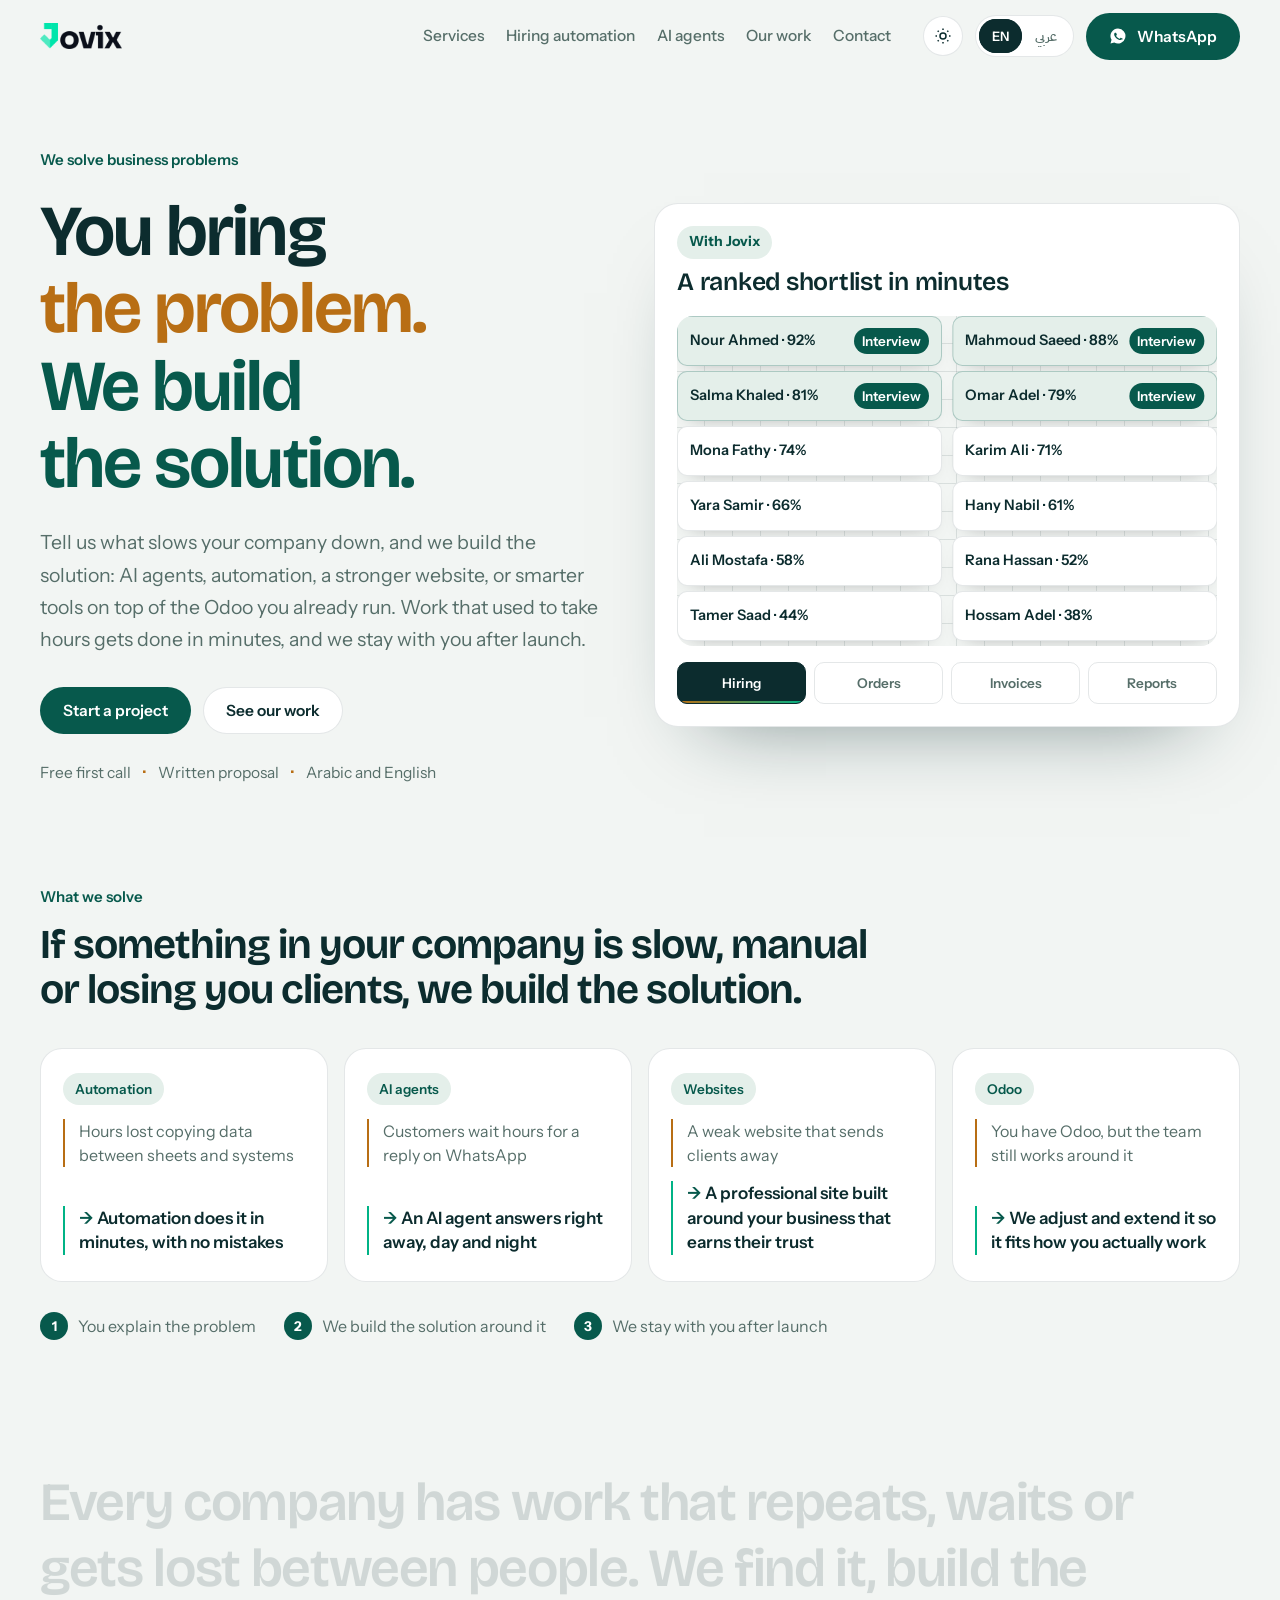
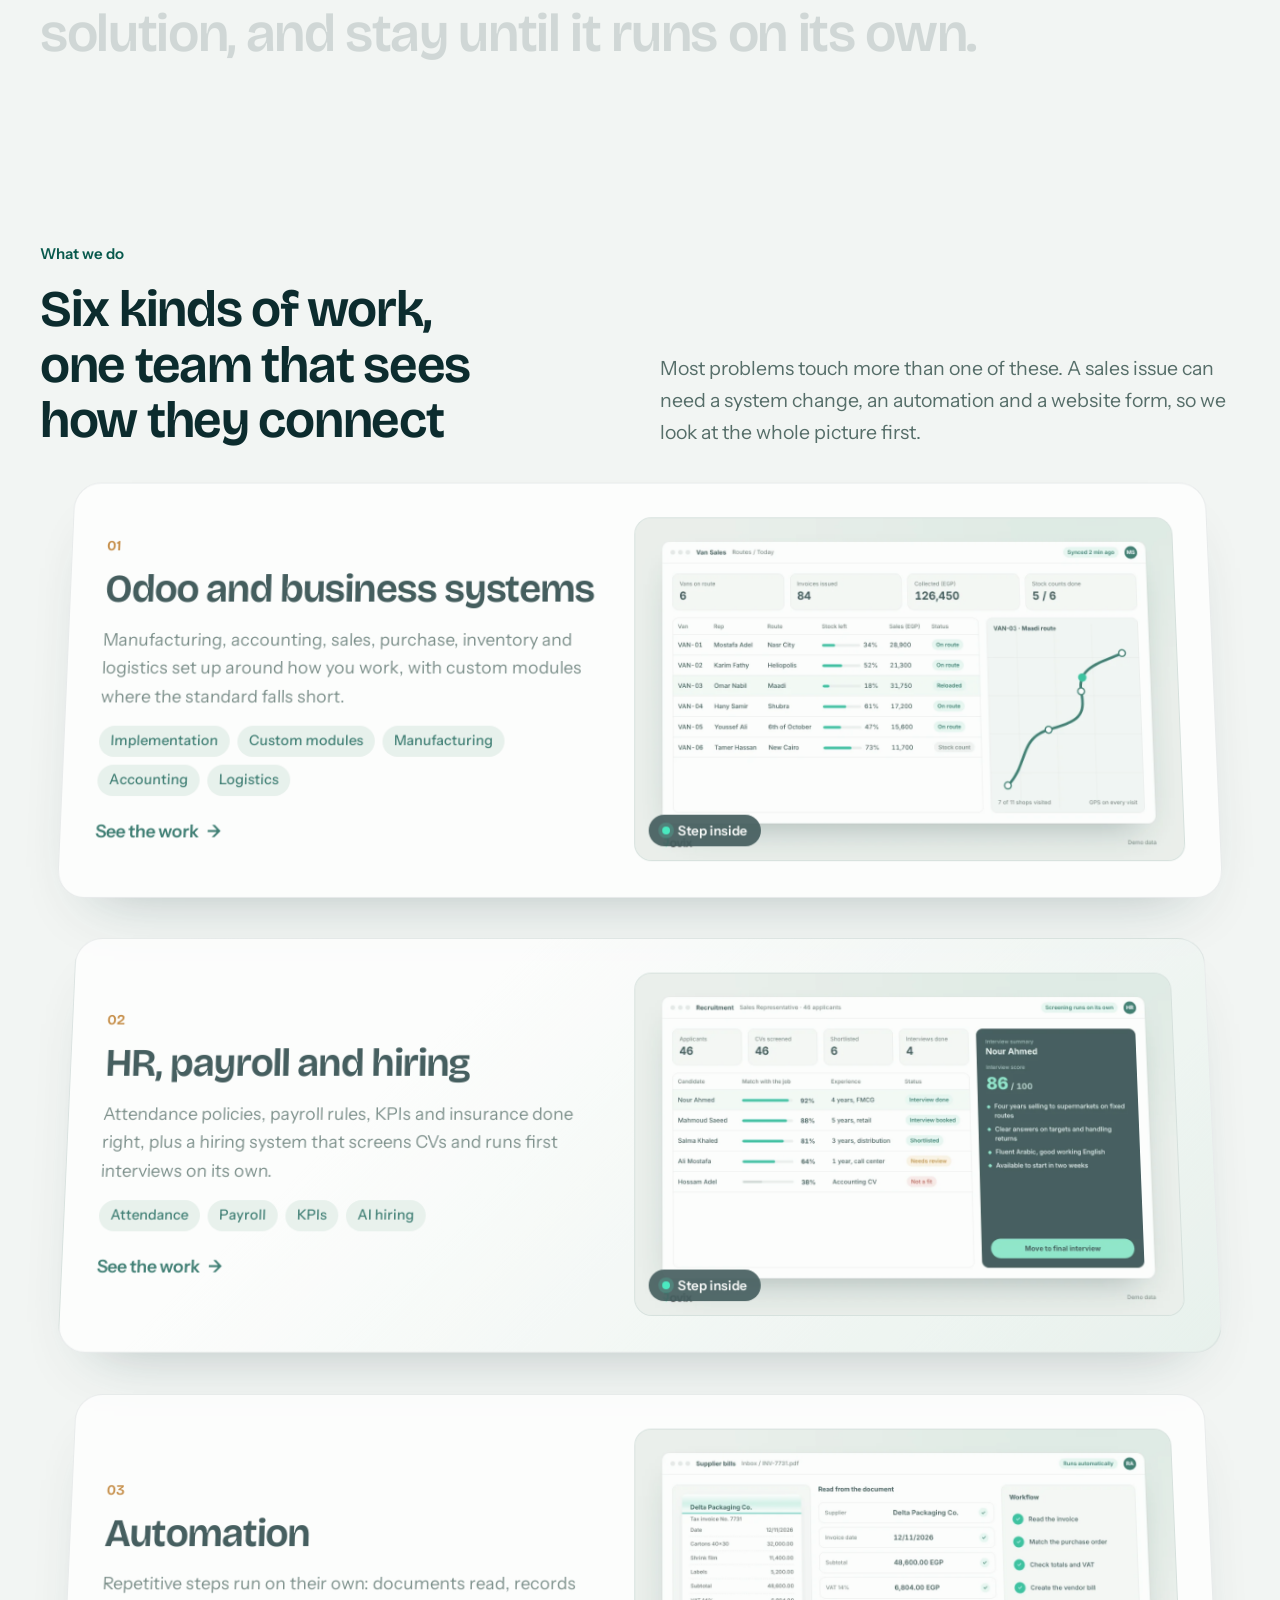
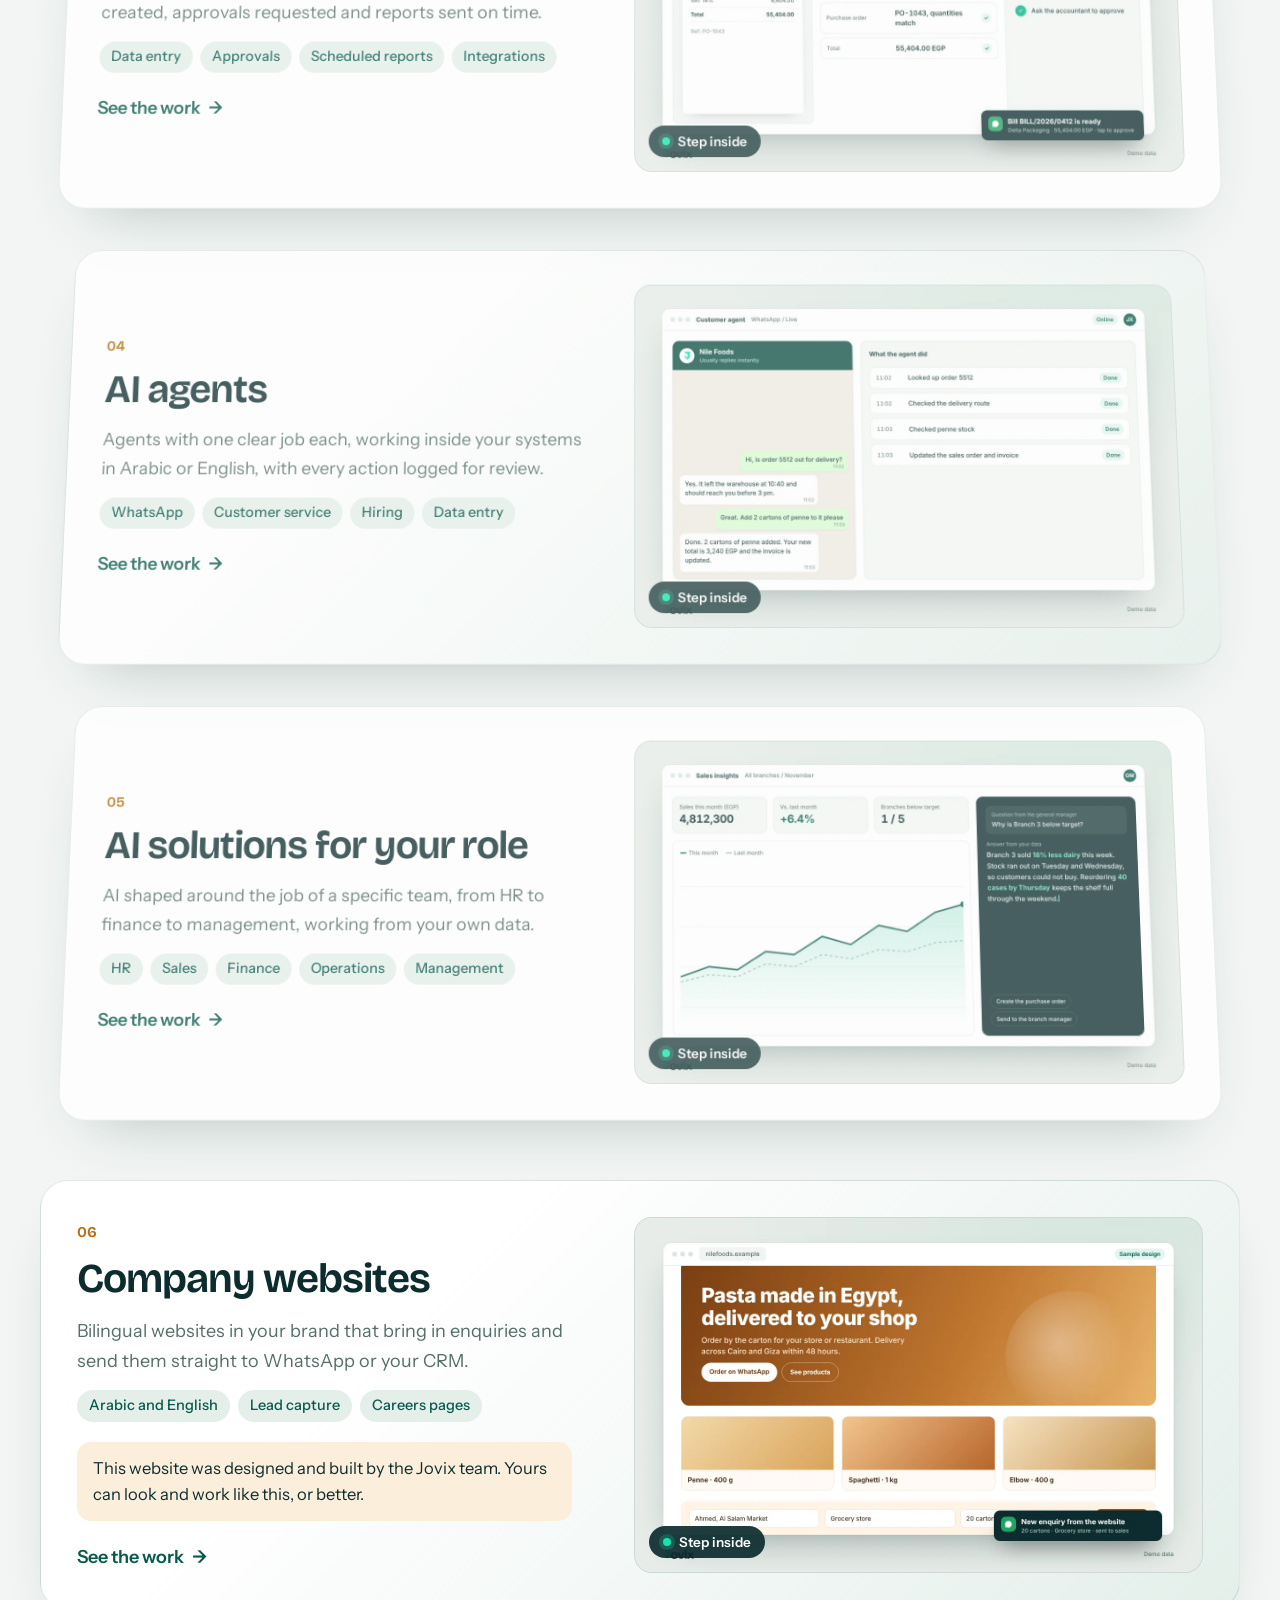
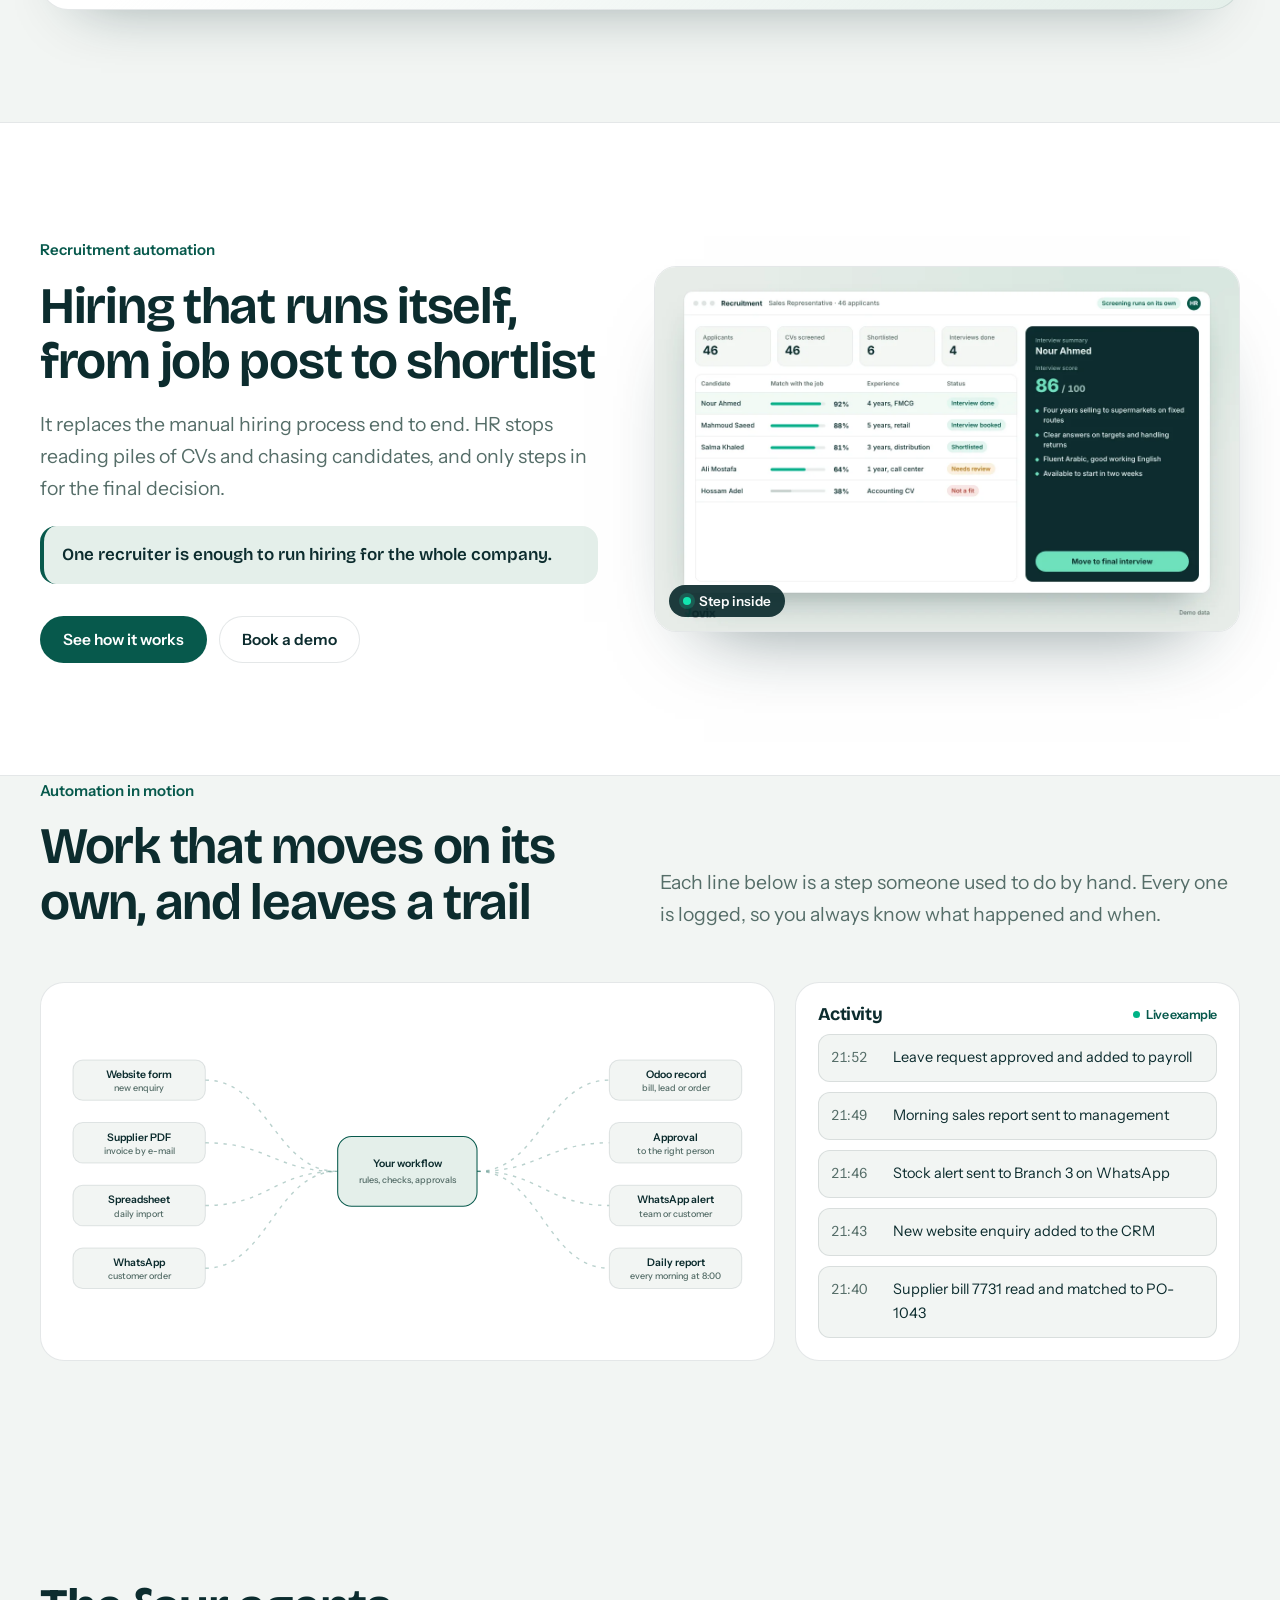
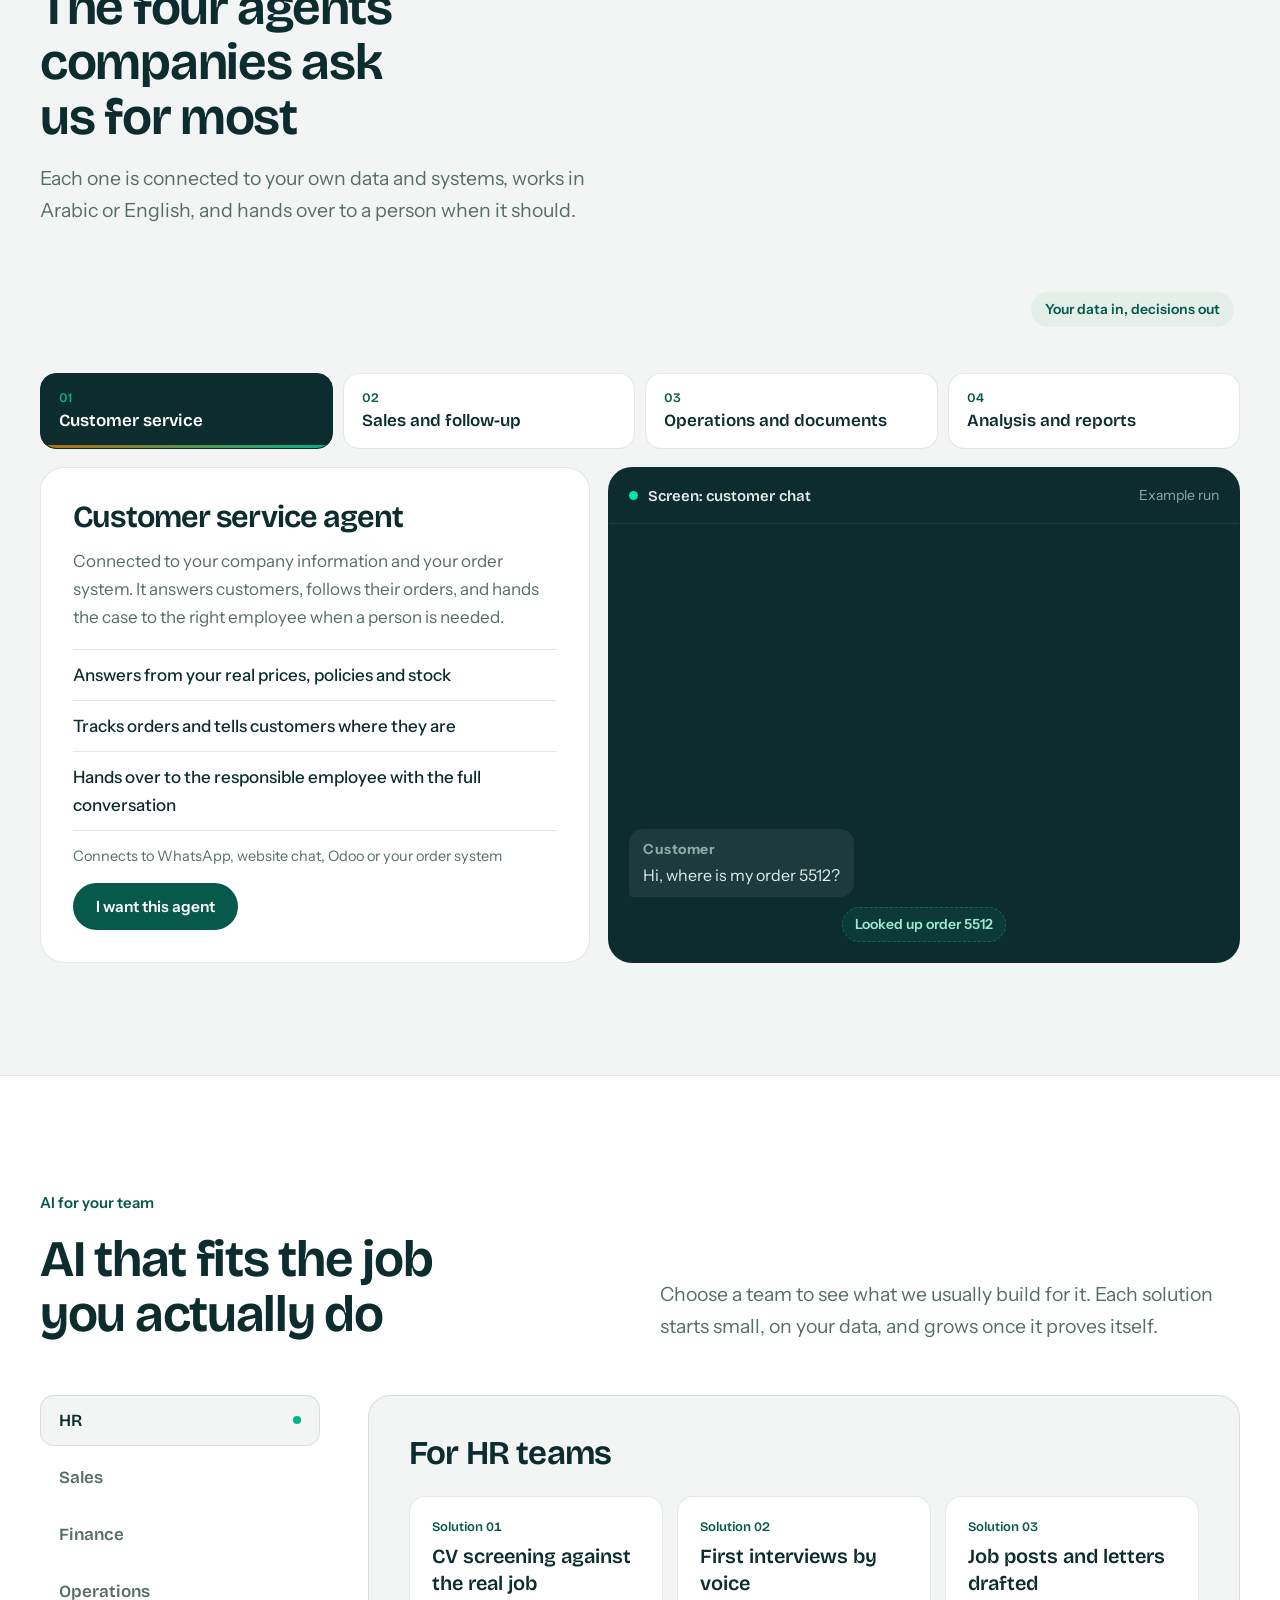
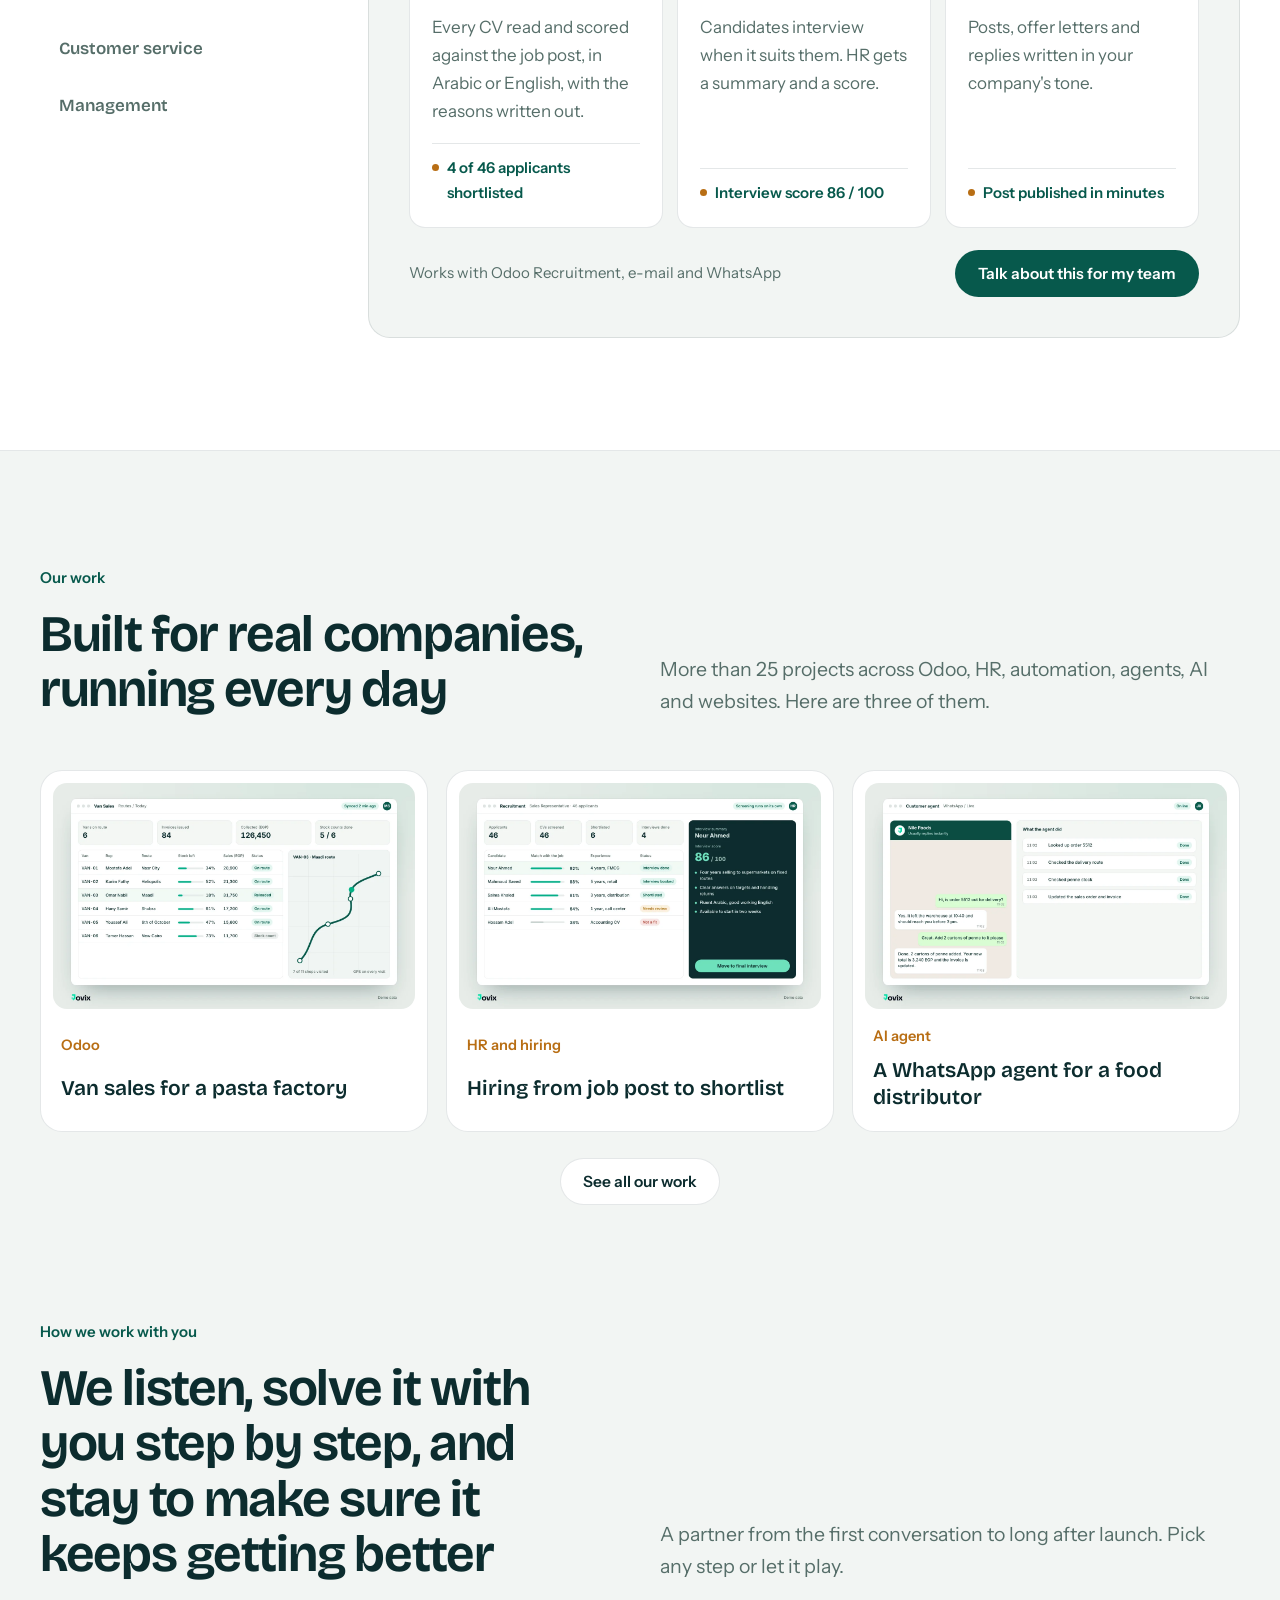
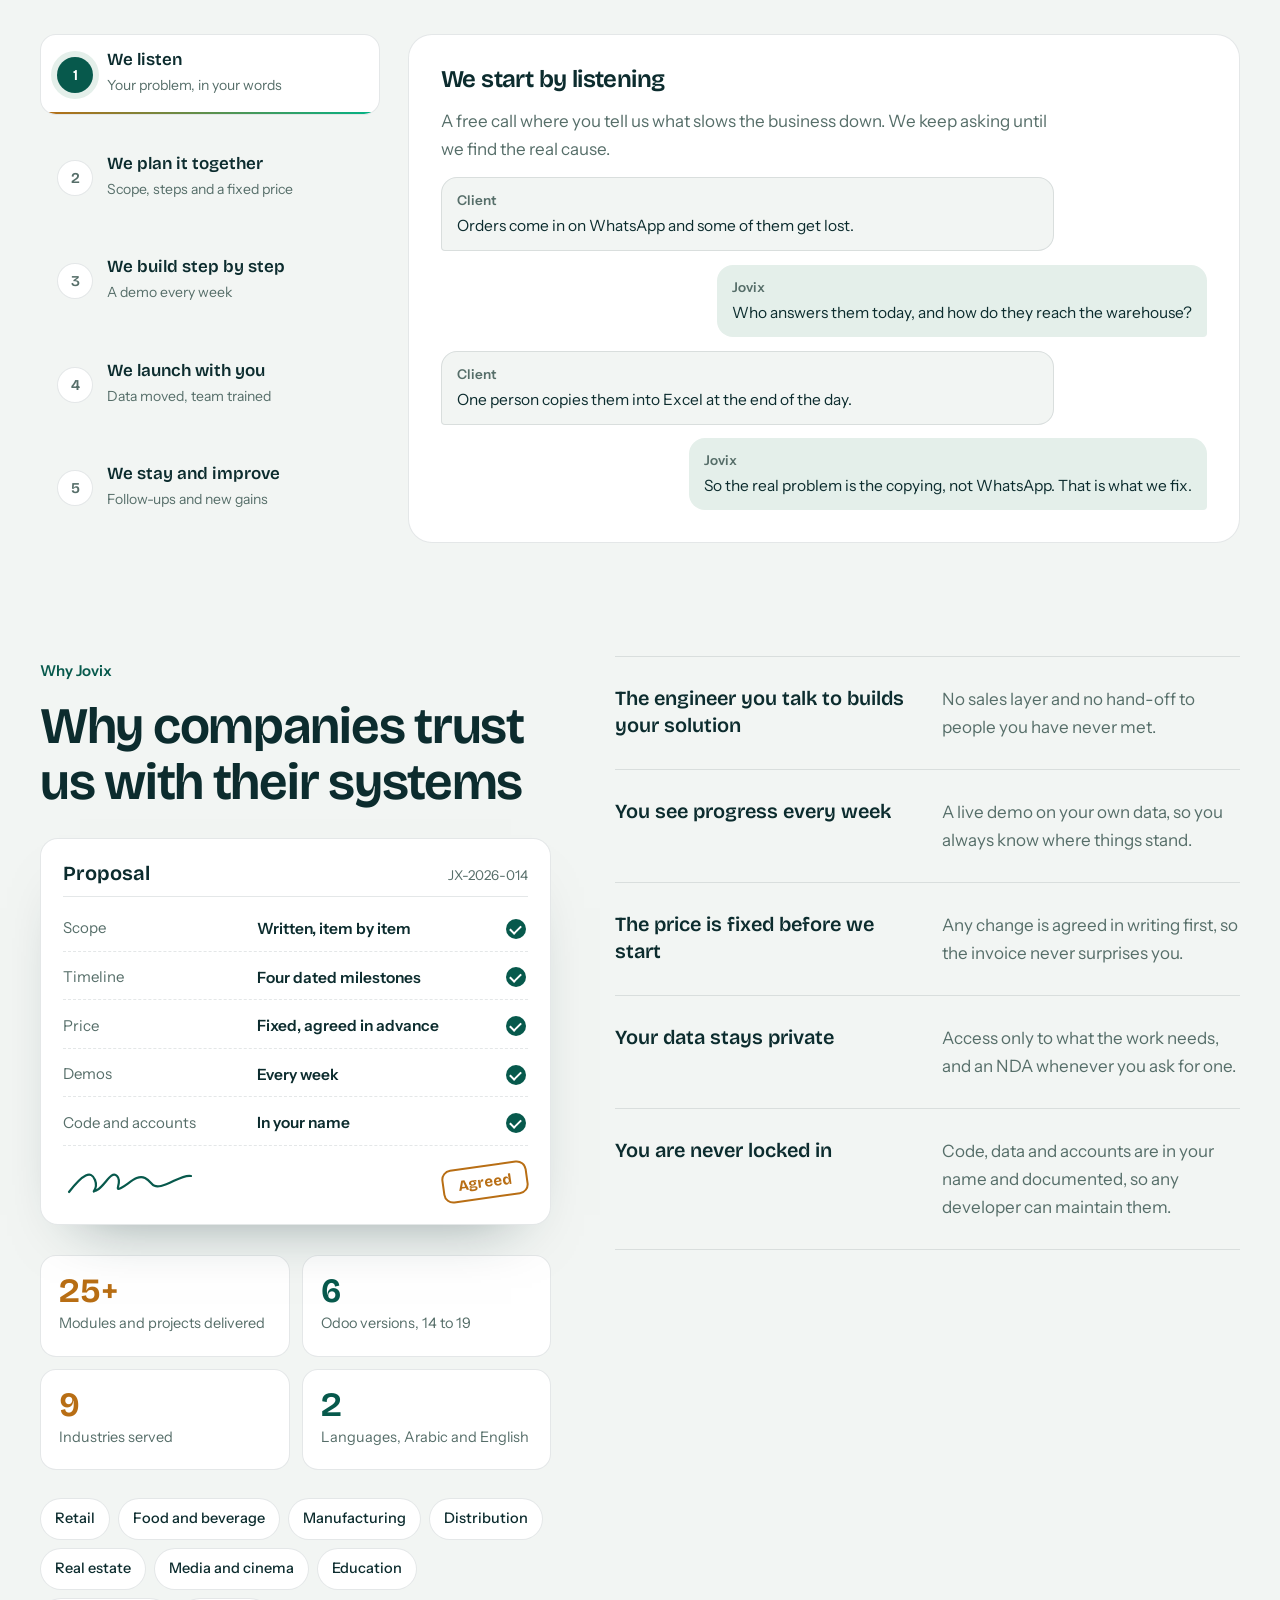
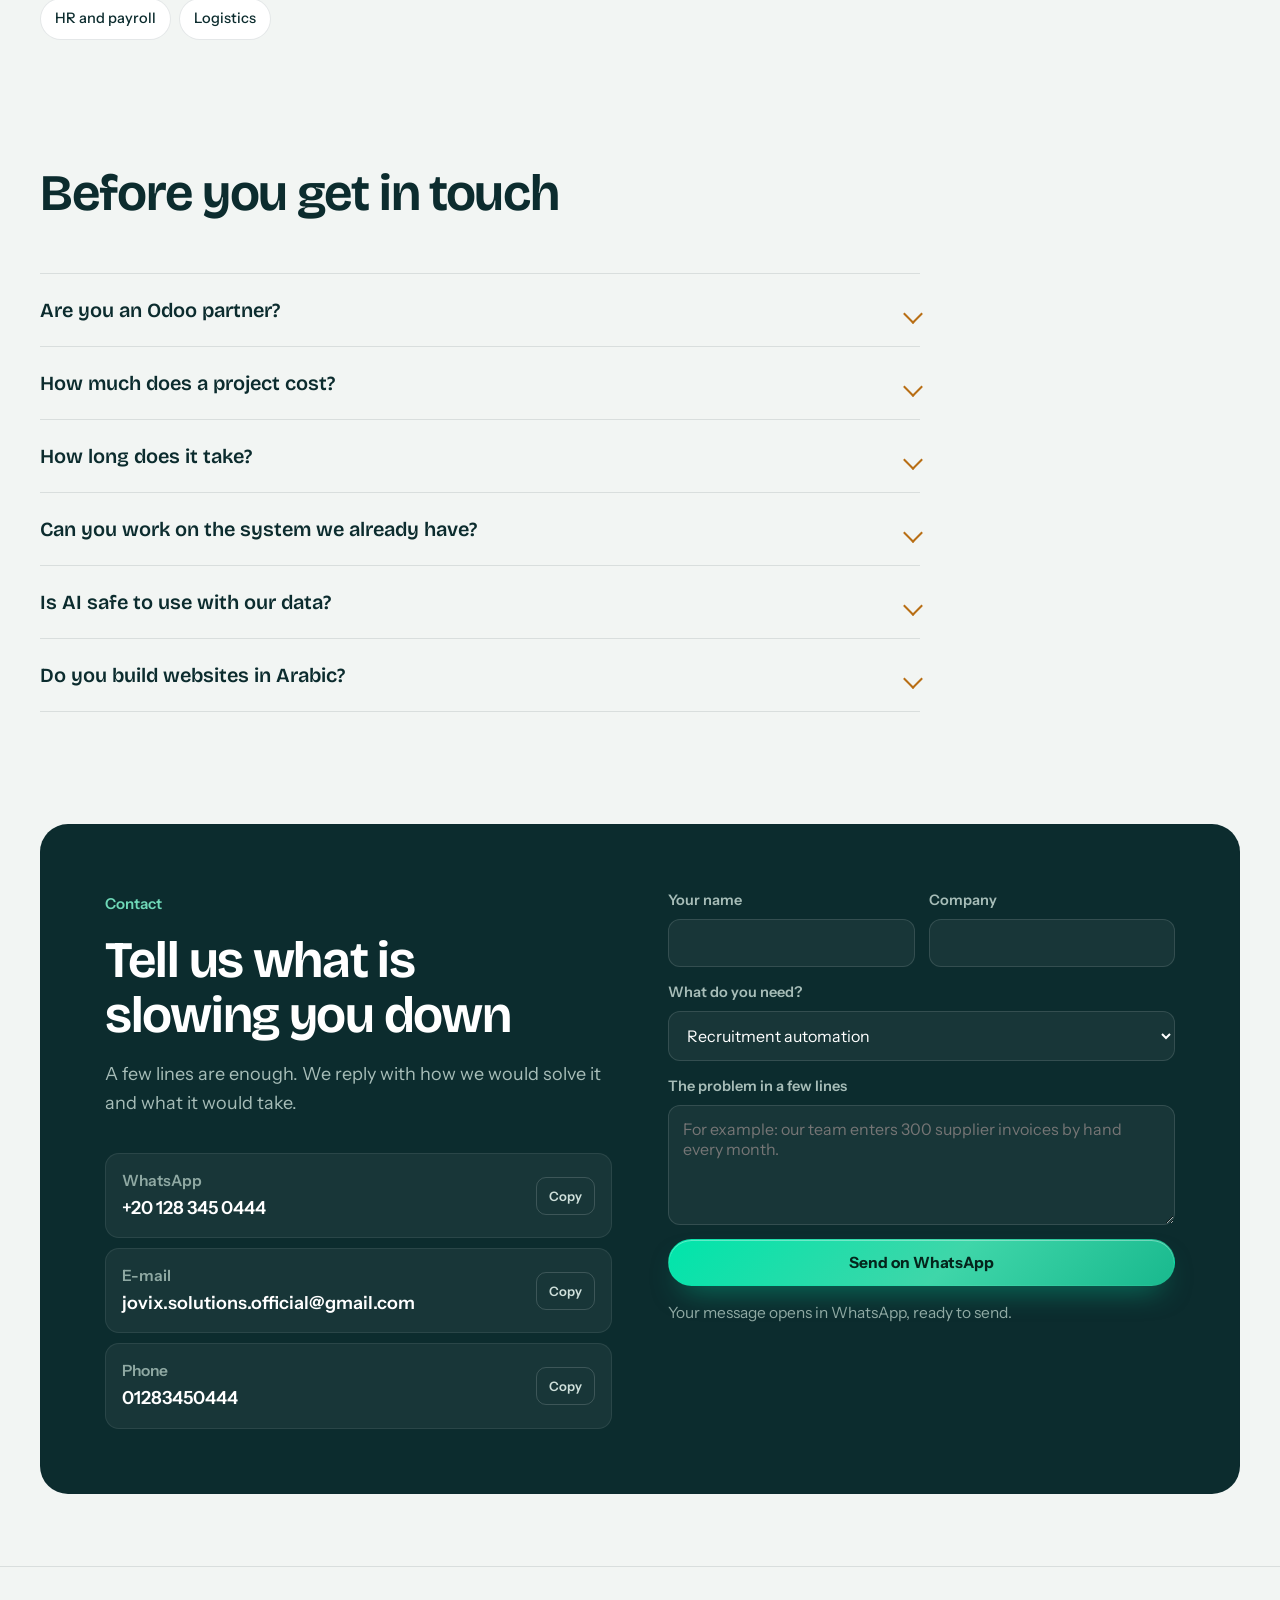
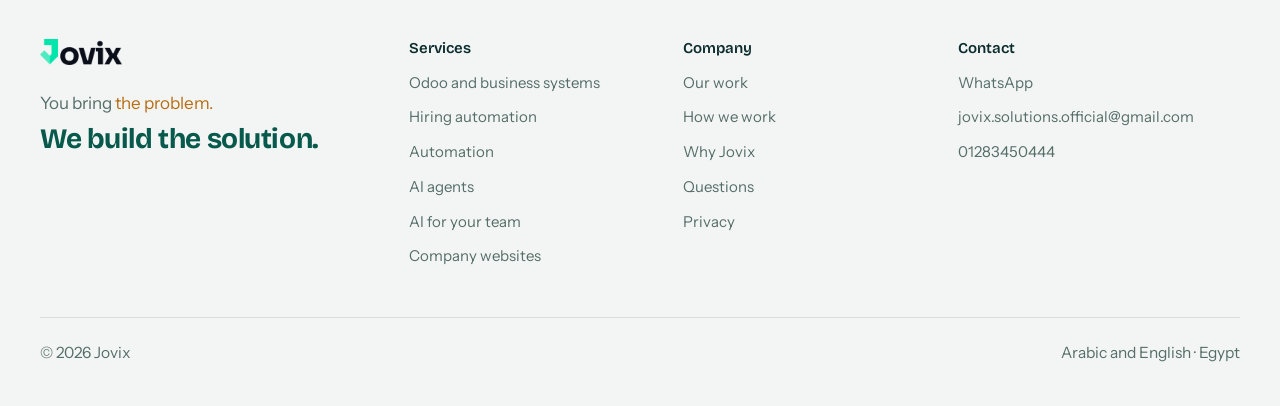
<file: index.html>
<!DOCTYPE html>
<html lang="en" dir="ltr">
<head>
<meta charset="utf-8">
<meta name="viewport" content="width=device-width, initial-scale=1">
<title>Jovix · Business systems, automation and AI</title>
<link rel="canonical" href="https://jovix-solutions-official.vercel.app/">
<meta name="description" content="Tell us the problem in your business and we build the solution: AI agents, automation, company websites, and smarter Odoo. Arabic and English.">
<meta name="theme-color" content="#0c2c2e">
<link rel="icon" type="image/png" href="favicon.png">
<link rel="apple-touch-icon" href="apple-touch-icon.png">
<meta property="og:type" content="website">
<meta property="og:site_name" content="Jovix">
<meta property="og:title" content="Jovix · You bring the problem. We build the solution.">
<meta property="og:description" content="Tell us the problem in your business and we build the solution: AI agents, automation, company websites, and smarter Odoo. Arabic and English.">
<meta property="og:url" content="https://jovix-solutions-official.vercel.app/">
<meta property="og:image" content="https://jovix-solutions-official.vercel.app/og.png">
<meta property="og:image:alt" content="Jovix: You bring the problem. We build the solution.">
<meta property="og:image:width" content="1200">
<meta property="og:image:height" content="630">
<meta name="twitter:card" content="summary_large_image">
<link rel="preconnect" href="https://fonts.googleapis.com">
<link rel="preconnect" href="https://fonts.gstatic.com" crossorigin>
<link href="https://fonts.googleapis.com/css2?family=Bricolage+Grotesque:opsz,wght@12..96,500;12..96,650;12..96,750&family=Instrument+Sans:wght@400;500;600;700&family=Readex+Pro:wght@500;600;700&family=IBM+Plex+Sans+Arabic:wght@400;500;600;700&display=swap" rel="stylesheet" media="print" id="webfonts">
<script src="js/theme.js?v=cb6125d4"></script>
<link rel="stylesheet" href="css/site.css?v=21dbd678">
</head>
<body>
<a class="skip" href="#top" data-i18n="skip">Skip to content</a>
<header class="nav" id="nav">
  <div class="wrap">
    <a class="logo" href="#top" aria-label="Jovix"><img class="logo-l" src="media/logo_dark.png" alt="Jovix" width="82" height="26"><img class="logo-d" src="media/logo_light.png" alt="Jovix" width="82" height="26"></a>
    <nav class="nav-links" aria-label="Sections">
      <a href="#services" data-i18n="nav1">Services</a>
      <a href="hiring.html" data-i18n="nav6">Hiring automation</a>
      <a href="#agents" data-i18n="nav7">AI agents</a>
      <a href="#roles" data-i18n="nav2">AI for your team</a>
      <a href="work.html" data-i18n="nav3">Our work</a>
      <a href="#trust" data-i18n="nav4">Why Jovix</a>
      <a href="#contact" data-i18n="nav5">Contact</a>
    </nav>
    <div class="nav-end">
      <button class="menu-btn" type="button" id="menu-btn" aria-expanded="false" aria-controls="menu" aria-label="Menu"><span></span><span></span></button>
      <button class="theme" type="button" id="theme" aria-label="Switch light or dark mode"><svg class="sun" viewBox="0 0 24 24" fill="none" stroke="currentColor" stroke-width="2"><circle cx="12" cy="12" r="4"/><path d="M12 2v2M12 20v2M4.9 4.9l1.4 1.4M17.7 17.7l1.4 1.4M2 12h2M20 12h2M4.9 19.1l1.4-1.4M17.7 6.3l1.4-1.4"/></svg><svg class="moon" viewBox="0 0 24 24" fill="none" stroke="currentColor" stroke-width="2"><path d="M21 12.8A9 9 0 1 1 11.2 3a7 7 0 0 0 9.8 9.8Z"/></svg></button>
      <div class="lang" role="group" aria-label="Language">
        <button type="button" data-lang="en" aria-pressed="true">EN</button>
        <button type="button" data-lang="ar" aria-pressed="false">عربي</button>
      </div>
      <a class="btn solid" href="https://wa.me/201283450444" target="_blank" rel="noopener noreferrer">
        <svg viewBox="0 0 24 24" fill="currentColor" aria-hidden="true"><path d="M12 2a10 10 0 0 0-8.6 15.1L2 22l5-1.3A10 10 0 1 0 12 2Zm5.3 14.1c-.2.6-1.3 1.2-1.8 1.3-.5.1-1 .1-1.7-.1-.4-.1-.9-.3-1.5-.6-2.6-1.1-4.3-3.8-4.4-4-.1-.2-1-1.4-1-2.7s.7-1.9.9-2.2c.2-.3.5-.3.7-.3h.5c.2 0 .4 0 .6.5l.8 2c.1.2.1.3 0 .5l-.3.5-.4.4c-.1.1-.3.3-.1.6.2.3.8 1.3 1.7 2.1 1.2 1 2.1 1.3 2.4 1.5.3.1.5.1.6-.1l.9-1c.2-.3.4-.2.6-.1l1.9.9c.3.1.5.2.5.3.1.1.1.6-.1 1.3Z"/></svg>
        <span data-i18n="wa">WhatsApp</span>
      </a>
    </div>
  </div>
  <nav class="menu" id="menu" aria-label="Menu" hidden>
    <a href="#services" data-i18n="nav1">Services</a>
    <a href="hiring.html" data-i18n="nav6">Hiring automation</a>
    <a href="#agents" data-i18n="nav7">AI agents</a>
    <a href="#roles" data-i18n="nav2">AI for your team</a>
    <a href="work.html" data-i18n="nav3">Our work</a>
    <a href="#trust" data-i18n="nav4">Why Jovix</a>
    <a href="#contact" data-i18n="nav5">Contact</a>
  </nav>
</header>

<main id="top">
  <section class="hero" aria-labelledby="h1">
    <div class="wrap">
      <div>
        <span class="label" data-i18n="h_label">We solve business problems</span>
        <h1 id="h1"><span data-i18n-html="h_1">You bring <span class="warm">the problem.</span></span> <em data-i18n="h_2">We build the solution.</em></h1>
        <p class="lead" data-i18n="h_lead">Tell us what slows your company down, and we build the solution: AI agents, automation, a stronger website, or smarter tools on top of the Odoo you already run. Work that used to take hours gets done in minutes, and we stay with you after launch.</p>
        <div class="hero-cta">
          <a class="btn solid" href="#contact" data-i18n="h_cta1">Start a project</a>
          <a class="btn" href="#work" data-i18n="h_cta2">See our work</a>
        </div>
        <p class="small-print"><span data-i18n="h_s1">Free first call</span><span data-i18n="h_s2">Written proposal</span><span data-i18n="h_s3">Arabic and English</span></p>
      </div>
      <div class="morph" id="morph" aria-label="Problems we solve"></div>
    </div>
  </section>

  <section class="fixes" aria-labelledby="fx-h">
    <div class="wrap">
      <div class="fx-head rise">
        <span class="label" data-i18n="fx_label">What we solve</span>
        <h2 id="fx-h" data-i18n="fx_h">If something in your company is slow, manual or losing you clients, we build the solution.</h2>
      </div>
      <div class="fx-grid">
        <a class="fx rise" href="#flow"><span class="fx-tag" data-i18n="fx1t">Automation</span><p class="fx-pb" data-i18n="fx1p">Hours lost copying data between sheets and systems</p><p class="fx-so" data-i18n="fx1s">Automation does it in minutes, with no mistakes</p></a>
        <a class="fx rise" href="#agents"><span class="fx-tag" data-i18n="fx2t">AI agents</span><p class="fx-pb" data-i18n="fx2p">Customers wait hours for a reply on WhatsApp</p><p class="fx-so" data-i18n="fx2s">An AI agent answers right away, day and night</p></a>
        <a class="fx rise" href="work.html#web"><span class="fx-tag" data-i18n="fx3t">Websites</span><p class="fx-pb" data-i18n="fx3p">A weak website that sends clients away</p><p class="fx-so" data-i18n="fx3s">A professional site built around your business that earns their trust</p></a>
        <a class="fx rise" href="work.html#odoo"><span class="fx-tag" data-i18n="fx4t">Odoo</span><p class="fx-pb" data-i18n="fx4p">You have Odoo, but the team still works around it</p><p class="fx-so" data-i18n="fx4s">We adjust and extend it so it fits how you actually work</p></a>
      </div>
      <ol class="fx-steps rise">
        <li><b>1</b><span data-i18n="fxs1">You explain the problem</span></li>
        <li><b>2</b><span data-i18n="fxs2">We build the solution around it</span></li>
        <li><b>3</b><span data-i18n="fxs3">We stay with you after launch</span></li>
      </ol>
    </div>
  </section>

  <section class="statement" aria-label="What we do">
    <div class="wrap"><p class="stmt" id="stmt"></p></div>
  </section>

  <section id="services" aria-labelledby="svc-h">
    <div class="wrap">
      <div class="head rise">
        <div><span class="label" data-i18n="sv_label">What we do</span><h2 id="svc-h" data-i18n="sv_h">Six kinds of work, one team that sees how they connect</h2></div>
        <p data-i18n="sv_p">Most problems touch more than one of these. A sales issue can need a system change, an automation and a website form, so we look at the whole picture first.</p>
      </div>
      <div class="stack">
        <article class="stack-card"><div class="stack-in">
          <div class="stack-text"><span class="stack-n">01</span><h3 data-i18n="s1h">Odoo and business systems</h3><p data-i18n="s1p">Manufacturing, accounting, sales, purchase, inventory and logistics set up around how you work, with custom modules where the standard falls short.</p><div class="tags"><span data-i18n="s1t1">Implementation</span><span data-i18n="s1t2">Custom modules</span><span data-i18n="s1t4">Manufacturing</span><span data-i18n="s1t5">Accounting</span><span data-i18n="s1t6">Logistics</span></div><a class="stack-link" href="work.html#odoo" data-i18n="more_link">See the work</a></div>
          <div class="stack-img" role="button" tabindex="0" data-sys="odoo" aria-label="Open"><img data-src-lang="media/work_odoo_" src="media/work_odoo_en.webp" alt="" width="1280" height="800" loading="lazy"><span class="open-chip" data-i18n="open_sys">Step inside</span></div>
        </div></article>
        <article class="stack-card"><div class="stack-in">
          <div class="stack-text"><span class="stack-n">02</span><h3 data-i18n="s6h">HR, payroll and hiring</h3><p data-i18n="s6p">Attendance policies, payroll rules, KPIs and insurance done right, plus a hiring system that screens CVs and runs first interviews on its own.</p><div class="tags"><span data-i18n="s6t1">Attendance</span><span data-i18n="s6t2">Payroll</span><span data-i18n="s6t3">KPIs</span><span data-i18n="s6t4">AI hiring</span></div><a class="stack-link" href="hiring.html" data-i18n="more_link">See the work</a></div>
          <div class="stack-img" role="button" tabindex="0" data-sys="hr" aria-label="Open"><img data-src-lang="media/work_hr_" src="media/work_hr_en.webp" alt="" width="1280" height="800" loading="lazy"><span class="open-chip" data-i18n="open_sys">Step inside</span></div>
        </div></article>
        <article class="stack-card"><div class="stack-in">
          <div class="stack-text"><span class="stack-n">03</span><h3 data-i18n="s2h">Automation</h3><p data-i18n="s2p">Repetitive steps run on their own: documents read, records created, approvals requested and reports sent on time.</p><div class="tags"><span data-i18n="s2t1">Data entry</span><span data-i18n="s2t2">Approvals</span><span data-i18n="s2t3">Scheduled reports</span><span data-i18n="s2t4">Integrations</span></div><a class="stack-link" href="work.html#automation" data-i18n="more_link">See the work</a></div>
          <div class="stack-img" role="button" tabindex="0" data-sys="automation" aria-label="Open"><img data-src-lang="media/work_automation_" src="media/work_automation_en.webp" alt="" width="1280" height="800" loading="lazy"><span class="open-chip" data-i18n="open_sys">Step inside</span></div>
        </div></article>
        <article class="stack-card"><div class="stack-in">
          <div class="stack-text"><span class="stack-n">04</span><h3 data-i18n="s3h">AI agents</h3><p data-i18n="s3p">Agents with one clear job each, working inside your systems in Arabic or English, with every action logged for review.</p><div class="tags"><span data-i18n="s3t1">WhatsApp</span><span data-i18n="s3t2">Customer service</span><span data-i18n="s3t3">Hiring</span><span data-i18n="s3t4">Data entry</span></div><a class="stack-link" href="#agents" data-i18n="more_link">See the work</a></div>
          <div class="stack-img" role="button" tabindex="0" data-sys="agents" aria-label="Open"><img data-src-lang="media/work_agents_" src="media/work_agents_en.webp" alt="" width="1280" height="800" loading="lazy"><span class="open-chip" data-i18n="open_sys">Step inside</span></div>
        </div></article>
        <article class="stack-card"><div class="stack-in">
          <div class="stack-text"><span class="stack-n">05</span><h3 data-i18n="s4h">AI solutions for your role</h3><p data-i18n="s4p">AI shaped around the job of a specific team, from HR to finance to management, working from your own data.</p><div class="tags"><span data-i18n="s4t1">HR</span><span data-i18n="s4t2">Sales</span><span data-i18n="s4t3">Finance</span><span data-i18n="s4t4">Operations</span><span data-i18n="s4t5">Management</span></div><a class="stack-link" href="#roles" data-i18n="more_link">See the work</a></div>
          <div class="stack-img" role="button" tabindex="0" data-sys="ai" aria-label="Open"><img data-src-lang="media/work_ai_" src="media/work_ai_en.webp" alt="" width="1280" height="800" loading="lazy"><span class="open-chip" data-i18n="open_sys">Step inside</span></div>
        </div></article>
        <article class="stack-card"><div class="stack-in">
          <div class="stack-text"><span class="stack-n">06</span><h3 data-i18n="s5h">Company websites</h3><p data-i18n="s5p">Bilingual websites in your brand that bring in enquiries and send them straight to WhatsApp or your CRM.</p><div class="tags"><span data-i18n="s5t1">Arabic and English</span><span data-i18n="s5t2">Lead capture</span><span data-i18n="s5t3">Careers pages</span></div><p class="site-note" data-i18n="cta_site">This website was designed and built by the Jovix team. Yours can look and work like this, or better.</p><a class="stack-link" href="work.html#web" data-i18n="more_link">See the work</a></div>
          <div class="stack-img" role="button" tabindex="0" data-sys="web" aria-label="Open"><img data-src-lang="media/work_web_" src="media/work_web_en.webp" alt="" width="1280" height="800" loading="lazy"><span class="open-chip" data-i18n="open_sys">Step inside</span></div>
        </div></article>
      </div>
    </div>
  </section>


  <section id="hiring" class="rec-band teaser-band" aria-labelledby="rec-h">
    <div class="wrap rec">
      <div class="rise">
        <span class="label" data-i18n="rc_label">Recruitment automation</span>
        <h2 id="rec-h" data-i18n="rc_h">Hiring that runs itself, from job post to shortlist</h2>
        <p class="lead" data-i18n="rc_p">It replaces the manual hiring process end to end. HR stops reading piles of CVs and chasing candidates, and only steps in for the final decision.</p>
        <p class="one" data-i18n="rc_one">One recruiter is enough to run hiring for the whole company.</p>
        <div class="hero-cta"><a class="btn solid" href="hiring.html" data-i18n="rc_more">See how it works</a><a class="btn" id="rec-demo" href="https://wa.me/201283450444" target="_blank" rel="noopener noreferrer" data-i18n="rc_cta">Book a demo</a></div>
      </div>
      <a class="teaser-shot tilt rise" href="hiring.html" data-sys="hr" aria-label="Recruitment automation"><img data-src-lang="media/work_hr_" src="media/work_hr_en.webp" alt="" width="1280" height="800" loading="lazy"><span class="open-chip" data-i18n="open_sys">Step inside</span></a>
    </div>
  </section>

  <section id="flow" class="flush" aria-labelledby="flow-h">
    <div class="wrap">
      <div class="head rise">
        <div><span class="label" data-i18n="fl_label">Automation in motion</span><h2 id="flow-h" data-i18n="fl_h">Work that moves on its own, and leaves a trail</h2></div>
        <p data-i18n="fl_p">Each line below is a step someone used to do by hand. Every one is logged, so you always know what happened and when.</p>
      </div>
      <div class="flow-card">
        <div class="flow-box" aria-hidden="true">
          <svg viewBox="0 0 1000 380" id="flow-svg">
            <path class="wire" id="i0" d="M210 59 C 300 59, 310 190, 400 190"/>
            <path class="wire" id="i1" d="M210 149 C 300 149, 310 190, 400 190"/>
            <path class="wire" id="i2" d="M210 239 C 300 239, 310 190, 400 190"/>
            <path class="wire" id="i3" d="M210 329 C 300 329, 310 190, 400 190"/>
            <path class="wire" id="o0" d="M600 190 C 690 190, 700 59, 790 59"/>
            <path class="wire" id="o1" d="M600 190 C 690 190, 700 149, 790 149"/>
            <path class="wire" id="o2" d="M600 190 C 690 190, 700 239, 790 239"/>
            <path class="wire" id="o3" d="M600 190 C 690 190, 700 329, 790 329"/>
            <g class="nd"><rect x="20" y="30" width="190" height="58" rx="14"/><text x="115" y="56" text-anchor="middle" data-i18n="fn1">Website form</text><text class="sub" x="115" y="75" text-anchor="middle" data-i18n="fn1s">new enquiry</text></g>
            <g class="nd"><rect x="20" y="120" width="190" height="58" rx="14"/><text x="115" y="146" text-anchor="middle" data-i18n="fn2">Supplier PDF</text><text class="sub" x="115" y="165" text-anchor="middle" data-i18n="fn2s">invoice by e-mail</text></g>
            <g class="nd"><rect x="20" y="210" width="190" height="58" rx="14"/><text x="115" y="236" text-anchor="middle" data-i18n="fn3">Spreadsheet</text><text class="sub" x="115" y="255" text-anchor="middle" data-i18n="fn3s">daily import</text></g>
            <g class="nd"><rect x="20" y="300" width="190" height="58" rx="14"/><text x="115" y="326" text-anchor="middle" data-i18n="fn4">WhatsApp</text><text class="sub" x="115" y="345" text-anchor="middle" data-i18n="fn4s">customer order</text></g>
            <rect class="ring" x="400" y="140" width="200" height="100" rx="20"/>
            <g class="nd core"><rect x="400" y="140" width="200" height="100" rx="20"/><text x="500" y="184" text-anchor="middle" data-i18n="fn5">Your workflow</text><text class="sub" x="500" y="206" text-anchor="middle" data-i18n="fn5s">rules, checks, approvals</text></g>
            <g class="nd"><rect x="790" y="30" width="190" height="58" rx="14"/><text x="885" y="56" text-anchor="middle" data-i18n="fn6">Odoo record</text><text class="sub" x="885" y="75" text-anchor="middle" data-i18n="fn6s">bill, lead or order</text></g>
            <g class="nd"><rect x="790" y="120" width="190" height="58" rx="14"/><text x="885" y="146" text-anchor="middle" data-i18n="fn7">Approval</text><text class="sub" x="885" y="165" text-anchor="middle" data-i18n="fn7s">to the right person</text></g>
            <g class="nd"><rect x="790" y="210" width="190" height="58" rx="14"/><text x="885" y="236" text-anchor="middle" data-i18n="fn8">WhatsApp alert</text><text class="sub" x="885" y="255" text-anchor="middle" data-i18n="fn8s">team or customer</text></g>
            <g class="nd"><rect x="790" y="300" width="190" height="58" rx="14"/><text x="885" y="326" text-anchor="middle" data-i18n="fn9">Daily report</text><text class="sub" x="885" y="345" text-anchor="middle" data-i18n="fn9s">every morning at 8:00</text></g>
          </svg>
        </div>
        <div class="events"><h3><b data-i18n="ev_h">Activity</b><span data-i18n="ev_live">Live example</span></h3><div id="events" class="ev-list"></div></div>
      </div>
    </div>
  </section>

  <section id="agents" class="flush" aria-labelledby="ag-h">
    <div class="wrap">
      <div class="brain-head">
        <div class="rise"><h2 id="ag-h" data-i18n="ag_h">The four agents companies ask us for most</h2><p data-i18n="ag_p">Each one is connected to your own data and systems, works in Arabic or English, and hands over to a person when it should.</p></div>
        <div class="brain-wrap" aria-hidden="true"><canvas id="brain"></canvas><span class="brain-tag" data-i18n="br_tag">Your data in, decisions out</span></div>
      </div>
      <div class="ag">
        <div class="ag-tabs" role="tablist" aria-label="Agents" id="ag-tabs"></div>
        <div class="ag-body">
          <div class="ag-info" id="ag-info"></div>
          <div class="ag-screen" aria-hidden="true"><div class="ag-top"><span class="ag-dot"></span><b id="ag-title"></b><small data-i18n="ag_live">Example run</small></div><div class="ag-feed" id="ag-feed"></div></div>
        </div>
      </div>
    </div>
  </section>

  <section id="roles" class="roles-band" aria-labelledby="roles-h">
    <div class="wrap">
      <div class="head rise">
        <div><span class="label" data-i18n="ro_label">AI for your team</span><h2 id="roles-h" data-i18n="ro_h">AI that fits the job you actually do</h2></div>
        <p data-i18n="ro_p">Choose a team to see what we usually build for it. Each solution starts small, on your data, and grows once it proves itself.</p>
      </div>
      <div class="roles">
        <div class="role-list" role="tablist" aria-label="Teams" id="role-list"></div>
        <div class="role-panel" id="role-panel" role="tabpanel"><div id="role-text"></div></div>
      </div>
    </div>
  </section>

  <section id="work" aria-labelledby="work-h">
    <div class="wrap">
      <div class="head rise">
        <div><span class="label" data-i18n="wk_label">Our work</span><h2 id="work-h" data-i18n="wk_h">Built for real companies, running every day</h2></div>
        <p data-i18n="wk_p2">More than 25 projects across Odoo, HR, automation, agents, AI and websites. Here are three of them.</p>
      </div>
      <div class="wt-grid"><a class="wt-card tilt" href="work.html#odoo"><span class="wt-img"><img data-src-lang="media/work_odoo_" src="media/work_odoo_en.webp" alt="" width="1280" height="800" loading="lazy"></span><small data-i18n="w_m1">Odoo</small><b data-i18n="w_t1">Van sales for a pasta factory</b></a><a class="wt-card tilt" href="work.html#hr"><span class="wt-img"><img data-src-lang="media/work_hr_" src="media/work_hr_en.webp" alt="" width="1280" height="800" loading="lazy"></span><small data-i18n="w_m2">HR and hiring</small><b data-i18n="w_t2">Hiring from job post to shortlist</b></a><a class="wt-card tilt" href="work.html#agents"><span class="wt-img"><img data-src-lang="media/work_agents_" src="media/work_agents_en.webp" alt="" width="1280" height="800" loading="lazy"></span><small data-i18n="w_m3">AI agent</small><b data-i18n="w_t3">A WhatsApp agent for a food distributor</b></a></div>
      <div class="wt-all"><a class="btn" href="work.html" data-i18n="wk_all">See all our work</a></div>
    </div>
  </section>

  <section class="flush" id="journey" aria-labelledby="pr-h">
    <div class="wrap">
      <div class="head rise">
        <div><span class="label" data-i18n="pr_label">How we work with you</span><h2 id="pr-h" data-i18n="pr_h">We listen, solve it with you step by step, and stay to make sure it keeps getting better</h2></div>
        <p data-i18n="pr_p">A partner from the first conversation to long after launch. Pick any step or let it play.</p>
      </div>
      <div class="jr">
        <ol class="jr-steps" id="jr-steps">
          <li><button type="button" data-i="0"><i>1</i><span><b data-i18n="j1b">We listen</b><small data-i18n="j1s">Your problem, in your words</small></span></button></li>
          <li><button type="button" data-i="1"><i>2</i><span><b data-i18n="j2b">We plan it together</b><small data-i18n="j2s">Scope, steps and a fixed price</small></span></button></li>
          <li><button type="button" data-i="2"><i>3</i><span><b data-i18n="j3b">We build step by step</b><small data-i18n="j3s">A demo every week</small></span></button></li>
          <li><button type="button" data-i="3"><i>4</i><span><b data-i18n="j4b">We launch with you</b><small data-i18n="j4s">Data moved, team trained</small></span></button></li>
          <li><button type="button" data-i="4"><i>5</i><span><b data-i18n="j5b">We stay and improve</b><small data-i18n="j5s">Follow-ups and new gains</small></span></button></li>
        </ol>
        <div class="jr-stage" id="jr-stage" aria-live="polite"></div>
      </div>
    </div>
  </section>

  <section id="trust" class="flush" aria-labelledby="tr-h">
    <div class="wrap trust">
      <div class="side">
        <span class="label" data-i18n="tr_label">Why Jovix</span>
        <h2 id="tr-h" data-i18n="tr_h">Why companies trust us with their systems</h2>
        <div class="morph sm trust-morph" id="trust-morph" aria-hidden="true"></div>
        <div class="stats">
          <div class="stat"><b>25+</b><span data-i18n="st1">Modules and projects delivered</span></div>
          <div class="stat"><b>6</b><span data-i18n="st2">Odoo versions, 14 to 19</span></div>
          <div class="stat"><b>9</b><span data-i18n="st3">Industries served</span></div>
          <div class="stat"><b>2</b><span data-i18n="st4">Languages, Arabic and English</span></div>
        </div>
        <div class="chips"><span data-i18n="c1">Retail</span><span data-i18n="c2">Food and beverage</span><span data-i18n="c3">Manufacturing</span><span data-i18n="c4">Distribution</span><span data-i18n="c5">Real estate</span><span data-i18n="c6">Media and cinema</span><span data-i18n="c7">Education</span><span data-i18n="c8">HR and payroll</span><span data-i18n="c9">Logistics</span></div>
      </div>
      <div class="vows">
        <div class="vow rise"><b data-i18n="v1b">The engineer you talk to builds your solution</b><p data-i18n="v1p">No sales layer and no hand-off to people you have never met.</p></div>
        <div class="vow rise"><b data-i18n="v2b">You see progress every week</b><p data-i18n="v2p">A live demo on your own data, so you always know where things stand.</p></div>
        <div class="vow rise"><b data-i18n="v3b">The price is fixed before we start</b><p data-i18n="v3p">Any change is agreed in writing first, so the invoice never surprises you.</p></div>
        <div class="vow rise"><b data-i18n="v4b">Your data stays private</b><p data-i18n="v4p">Access only to what the work needs, and an NDA whenever you ask for one.</p></div>
        <div class="vow rise"><b data-i18n="v5b">You are never locked in</b><p data-i18n="v5p">Code, data and accounts are in your name and documented, so any developer can maintain them.</p></div>
      </div>
    </div>
  </section>

  <section id="faq" class="flush" aria-labelledby="fq-h">
    <div class="wrap">
      <div class="head rise"><div><h2 id="fq-h" data-i18n="fq_h">Before you get in touch</h2></div></div>
      <div class="faq">
        <details><summary data-i18n="q1">Are you an Odoo partner?</summary><p data-i18n="a1">No. We are an independent engineering team. We work in Odoo every day, and we use other tools when they fit the problem better.</p></details>
        <details><summary data-i18n="q2">How much does a project cost?</summary><p data-i18n="a2">It depends on the scope. After a free first call you get a written proposal with a fixed price, so you know the total before anything starts.</p></details>
        <details><summary data-i18n="q3">How long does it take?</summary><p data-i18n="a3">A focused automation can be ready in days; a full system takes weeks. The proposal includes a timeline with clear milestones.</p></details>
        <details><summary data-i18n="q4">Can you work on the system we already have?</summary><p data-i18n="a4">Yes. Often the fastest result comes from improving, connecting or automating what you already use.</p></details>
        <details><summary data-i18n="q5">Is AI safe to use with our data?</summary><p data-i18n="a5">We give each agent access only to what its job needs, keep a log of every action, and let a person approve anything that matters.</p></details>
        <details><summary data-i18n="q6">Do you build websites in Arabic?</summary><p data-i18n="a6">Yes, in Arabic and English with a proper right-to-left layout, connected to WhatsApp and your other systems.</p></details>
      </div>
    </div>
  </section>

  <section id="contact" class="flush" aria-labelledby="ct-h">
    <div class="wrap">
      <div class="contact">
        <div>
          <span class="label" data-i18n="ct_label">Contact</span>
          <h2 id="ct-h" data-i18n="ct_h">Tell us what is slowing you down</h2>
          <p class="lead" data-i18n="ct_p">A few lines are enough. We reply with how we would solve it and what it would take.</p>
          <div class="reach">
            <div class="reach-row"><div><small>WhatsApp</small><a class="val" href="https://wa.me/201283450444" target="_blank" rel="noopener noreferrer">+20 128 345 0444</a></div><button class="copy" type="button" data-copy="+201283450444" data-i18n="copy">Copy</button></div>
            <div class="reach-row"><div><small data-i18n="mail">E-mail</small><a class="val" href="mailto:jovix.solutions.official@gmail.com">jovix.solutions.official@gmail.com</a></div><button class="copy" type="button" data-copy="jovix.solutions.official@gmail.com" data-i18n="copy">Copy</button></div>
            <div class="reach-row"><div><small data-i18n="phone">Phone</small><a class="val" href="tel:+201283450444">01283450444</a></div><button class="copy" type="button" data-copy="01283450444" data-i18n="copy">Copy</button></div>
          </div>
        </div>
        <form id="brief" novalidate>
          <div class="row2">
            <label for="f-name"><span data-i18n="fn">Your name</span><input id="f-name" name="name" autocomplete="name"></label>
            <label for="f-co"><span data-i18n="fc">Company</span><input id="f-co" name="company" autocomplete="organization"></label>
          </div>
          <label for="f-need"><span data-i18n="fneed">What do you need?</span>
            <select id="f-need" name="need">
              <option data-i18n="o0">Recruitment automation</option>
              <option data-i18n="o1">Odoo or a business system</option>
              <option data-i18n="o7">HR, payroll or hiring</option>
              <option data-i18n="o2">Automating repetitive work</option>
              <option data-i18n="o3">An AI agent</option>
              <option data-i18n="o4">An AI solution for my team</option>
              <option data-i18n="o5">A company website</option>
              <option data-i18n="o6">Not sure yet</option>
            </select>
          </label>
          <label for="f-msg"><span data-i18n="fm">The problem in a few lines</span><textarea id="f-msg" name="message" data-i18n-ph="fph" placeholder="For example: our team enters 300 supplier invoices by hand every month."></textarea></label>
          <a class="btn solid" id="send" href="https://wa.me/201283450444" target="_blank" rel="noopener noreferrer" data-i18n="fsend">Send on WhatsApp</a>
          <p class="form-note" data-i18n="fnote">Your message opens in WhatsApp, ready to send.</p>
        </form>
      </div>
    </div>
  </section>
</main>

<footer>
  <div class="wrap foot-grid">
    <div class="foot-brand">
      <img class="logo-l" src="media/logo_dark.png" alt="Jovix" width="82" height="26"><img class="logo-d" src="media/logo_light.png" alt="Jovix" width="82" height="26">
      <p data-i18n-html="ft_tag">You bring <span class="warm">the problem.</span> <strong class="good">We build the solution.</strong></p>
    </div>
    <div><b data-i18n="ft_h1">Services</b><a href="work.html#odoo" data-i18n="ft_l1">Odoo and business systems</a><a href="hiring.html" data-i18n="ft_l2">Hiring automation</a><a href="#flow" data-i18n="ft_l3">Automation</a><a href="#agents" data-i18n="ft_l4">AI agents</a><a href="#roles" data-i18n="ft_l5">AI for your team</a><a href="work.html#web" data-i18n="ft_l6">Company websites</a></div>
    <div><b data-i18n="ft_h2">Company</b><a href="work.html" data-i18n="nav3">Our work</a><a href="#journey" data-i18n="ft_l7">How we work</a><a href="#trust" data-i18n="nav4">Why Jovix</a><a href="#faq" data-i18n="ft_l8">Questions</a><a href="privacy.html" data-i18n="priv">Privacy</a></div>
    <div><b data-i18n="ft_h3">Contact</b><a href="https://wa.me/201283450444" target="_blank" rel="noopener noreferrer">WhatsApp</a><a href="mailto:jovix.solutions.official@gmail.com" class="ltr">jovix.solutions.official@gmail.com</a><a href="tel:+201283450444" class="ltr">01283450444</a></div>
  </div>
  <div class="wrap foot-base"><span>&copy; <span id="year">2026</span> Jovix</span><span data-i18n="ft_base">Arabic and English · Egypt</span></div>
</footer>

<div class="sysv" id="sysv" hidden role="dialog" aria-modal="true" aria-labelledby="sysv-title">
  <div class="sysv-bg" id="sysv-bg"></div>
  <div class="sysv-stage" id="sysv-stage">
    <div class="sysv-top">
      <span class="sysv-dots" aria-hidden="true"><i></i><i></i><i></i></span>
      <div class="sysv-head"><small id="sysv-meta"></small><b id="sysv-title"></b></div>
      <button class="sysv-x" type="button" id="sysv-x" aria-label="Close">&times;</button>
    </div>
    <div class="sysv-book" id="sysv-book"></div>
    <div class="sysv-foot">
      <button class="sysv-arrow" type="button" id="sysv-prev" aria-label="Previous system"></button>
      <div class="sysv-tabs" id="sysv-tabs"></div>
      <button class="sysv-arrow next" type="button" id="sysv-next" aria-label="Next system"></button>
      <a class="btn solid sysv-cta" id="sysv-cta" href="https://wa.me/201283450444" target="_blank" rel="noopener noreferrer" data-i18n="sysv_cta">I want this system</a>
    </div>
  </div>
</div>

<dialog id="player" aria-label="Video">
  <button class="close" type="button" id="player-close" aria-label="Close">&times;</button>
  <video id="player-video" controls playsinline></video>
  <p id="player-cap"></p>
</dialog>

<script src="js/site.js?v=6f771763" defer></script>
</body>
</html>
</file>
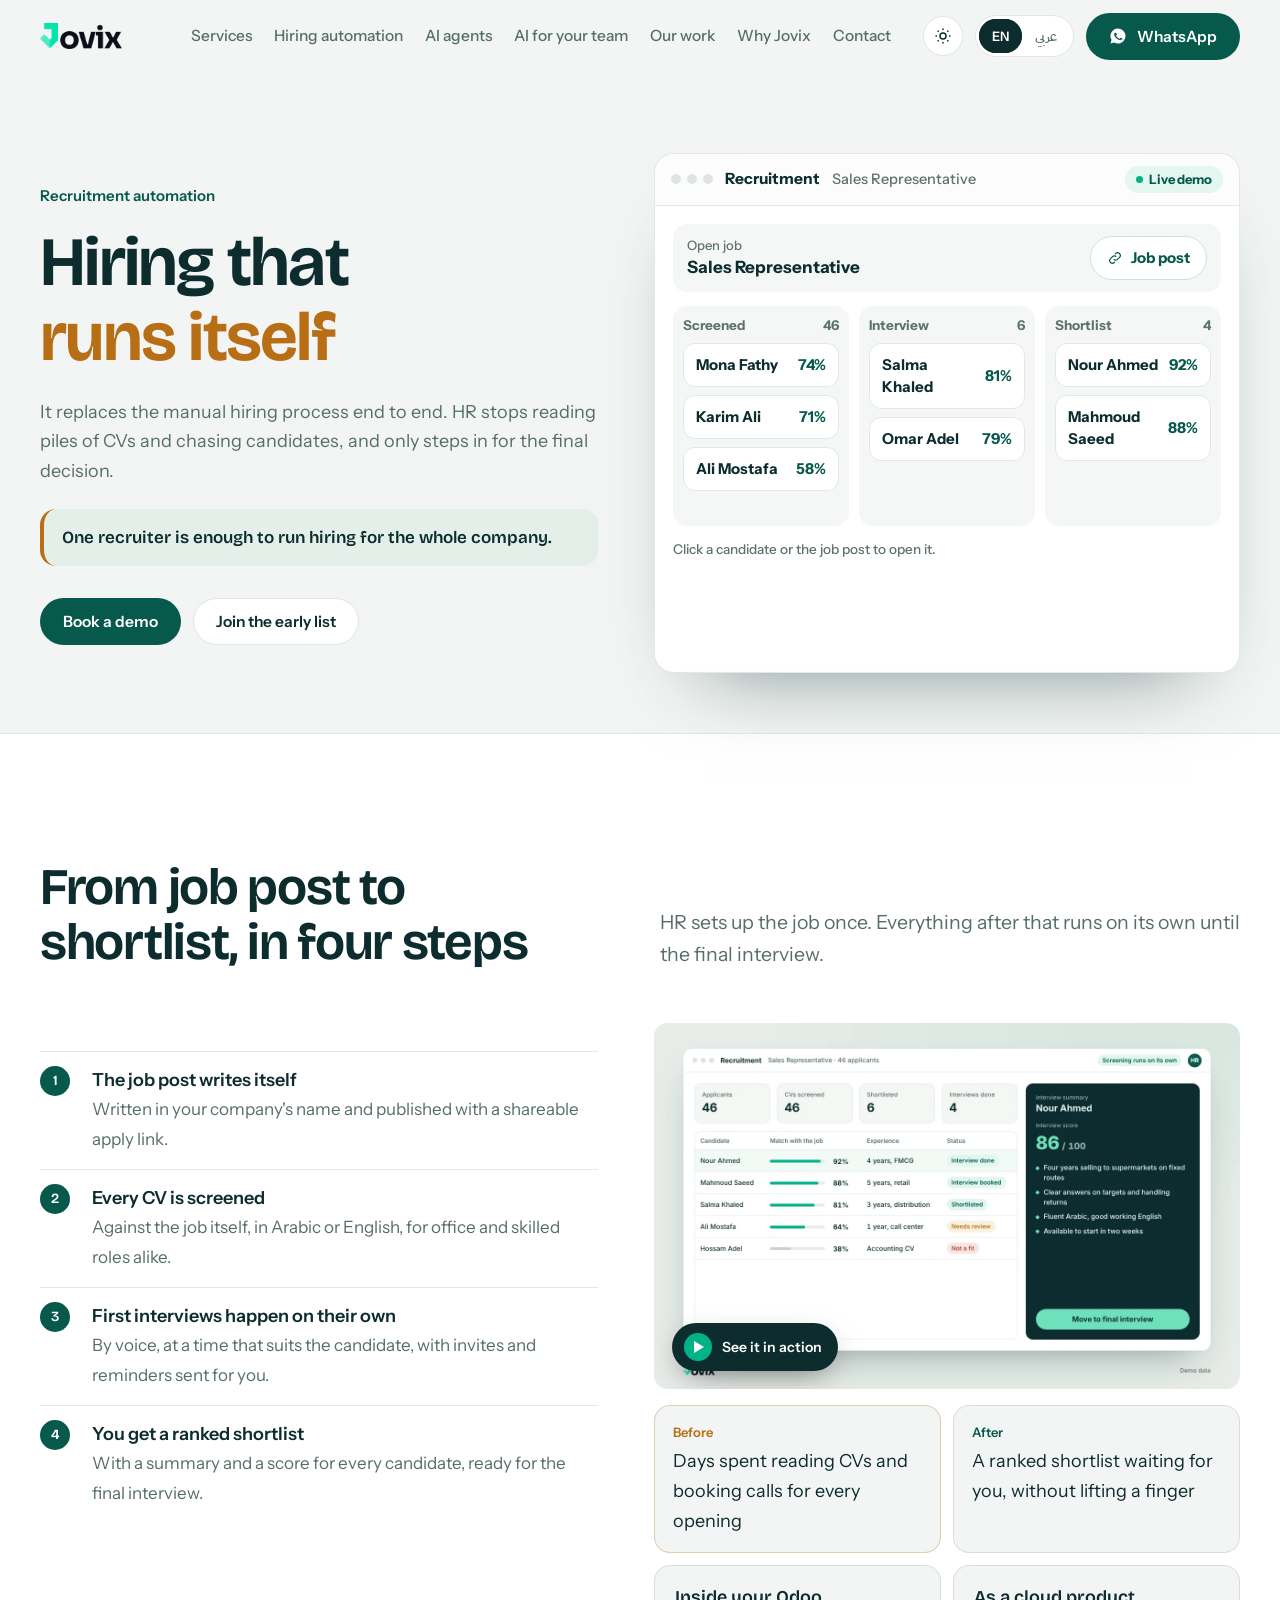
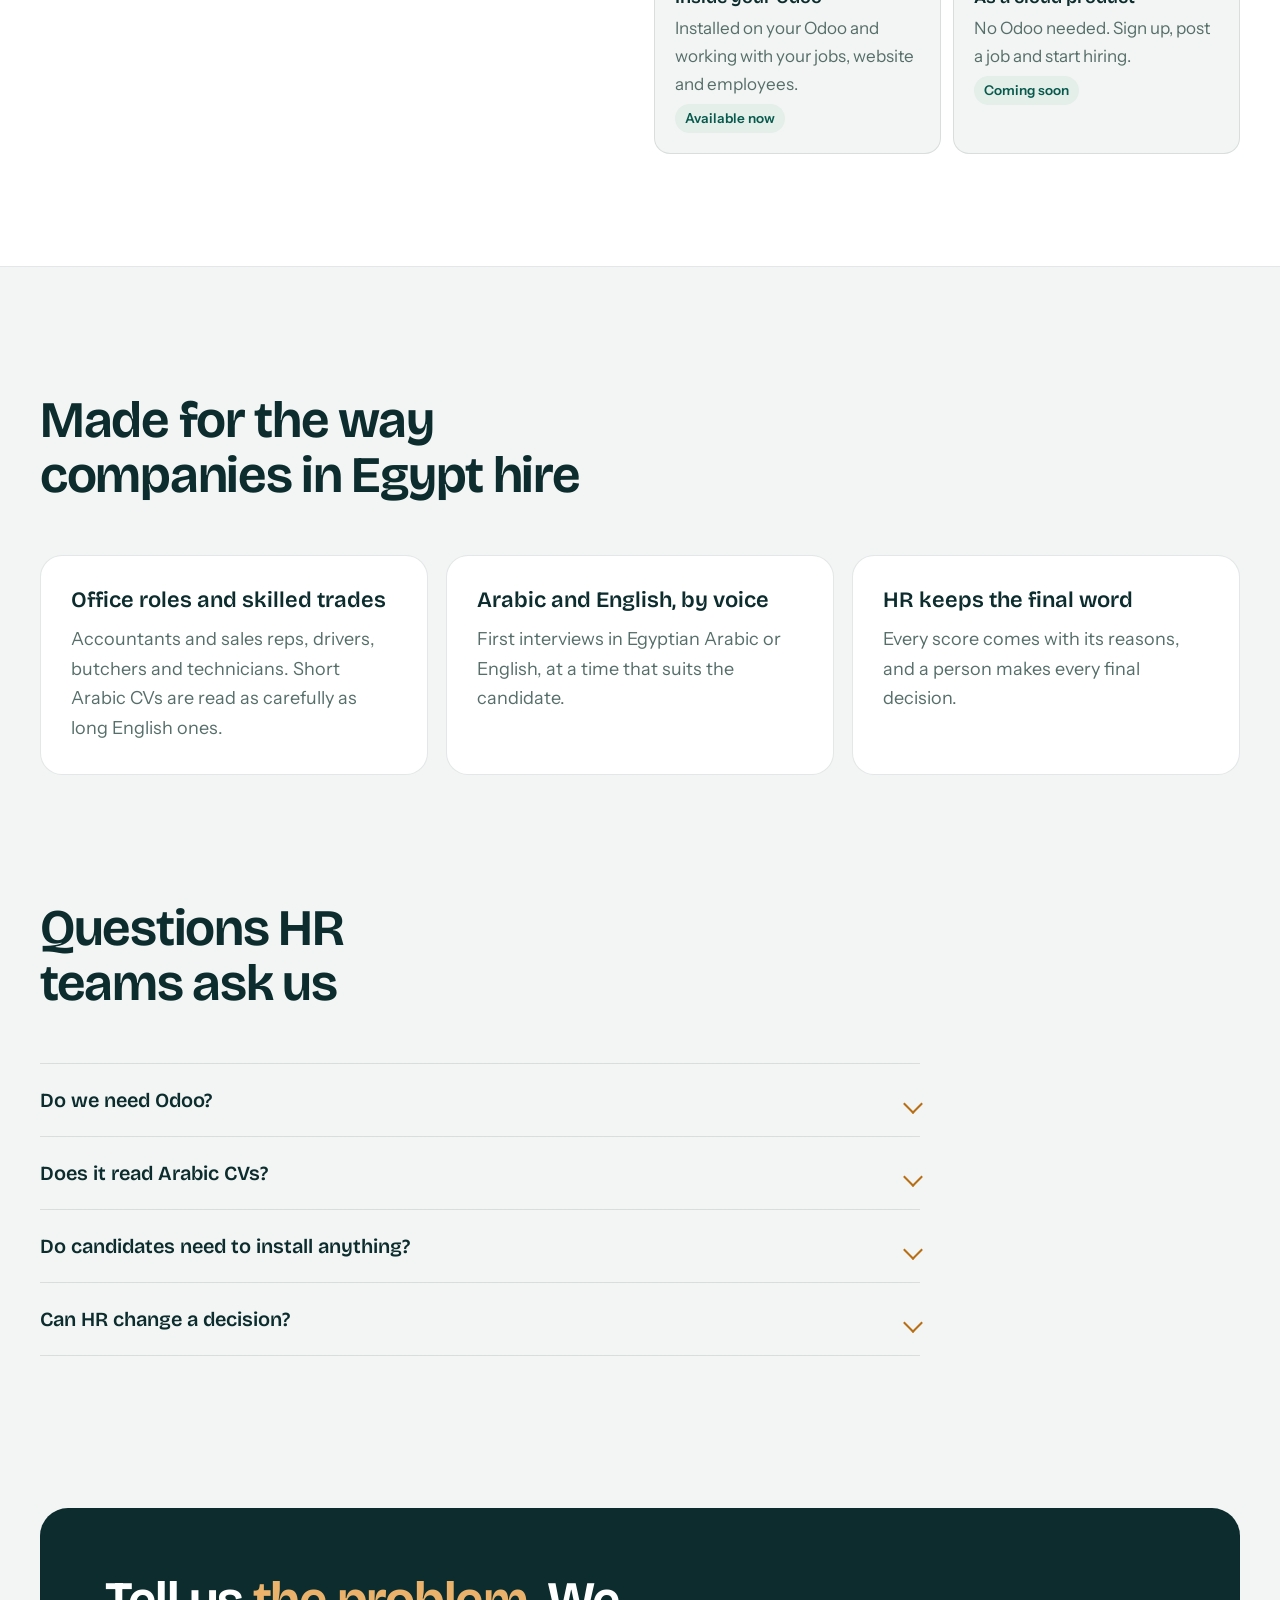
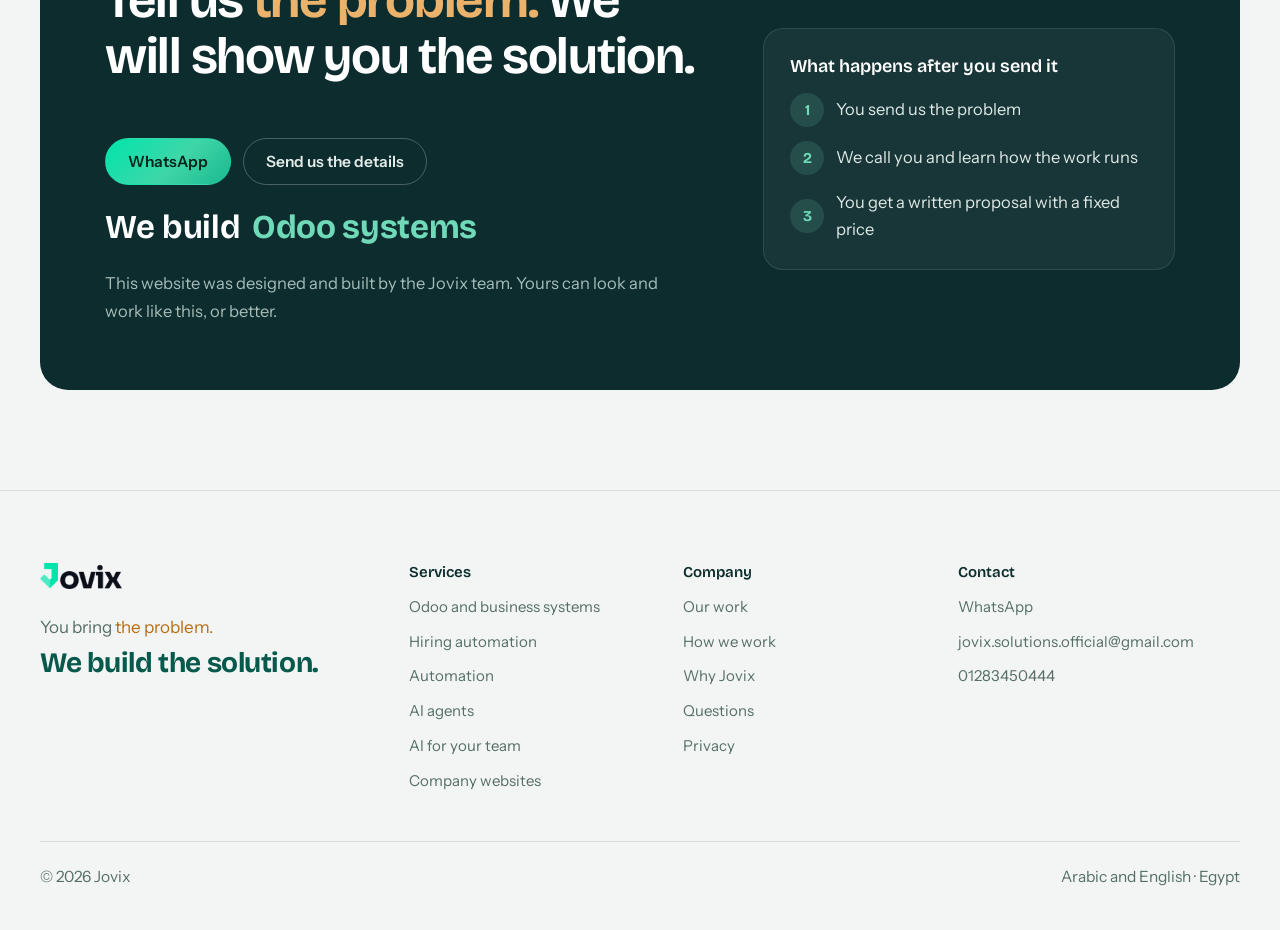
<file: hiring.html>
<!DOCTYPE html>
<html lang="en" dir="ltr">
<head>
<meta charset="utf-8">
<meta name="viewport" content="width=device-width, initial-scale=1">
<title>Hiring automation · Jovix</title>
<link rel="canonical" href="https://jovix-solutions-official.vercel.app/hiring.html">
<meta name="description" content="Recruitment automation by Jovix: job posts, CV screening, first interviews by voice in Arabic or English, and a ranked shortlist.">
<meta name="theme-color" content="#0c2c2e">
<link rel="icon" type="image/png" href="favicon.png">
<link rel="apple-touch-icon" href="apple-touch-icon.png">
<meta property="og:type" content="website">
<meta property="og:site_name" content="Jovix">
<meta property="og:title" content="Jovix · You bring the problem. We build the solution.">
<meta property="og:description" content="One recruiter is enough for the whole company: job posts, CV screening, first interviews and a ranked shortlist, automated.">
<meta property="og:url" content="https://jovix-solutions-official.vercel.app/hiring.html">
<meta property="og:image" content="https://jovix-solutions-official.vercel.app/og.png">
<meta property="og:image:alt" content="Jovix: You bring the problem. We build the solution.">
<meta property="og:image:width" content="1200">
<meta property="og:image:height" content="630">
<meta name="twitter:card" content="summary_large_image">
<link rel="preconnect" href="https://fonts.googleapis.com">
<link rel="preconnect" href="https://fonts.gstatic.com" crossorigin>
<link href="https://fonts.googleapis.com/css2?family=Bricolage+Grotesque:opsz,wght@12..96,500;12..96,650;12..96,750&family=Instrument+Sans:wght@400;500;600;700&family=Readex+Pro:wght@500;600;700&family=IBM+Plex+Sans+Arabic:wght@400;500;600;700&display=swap" rel="stylesheet" media="print" id="webfonts">
<script src="js/theme.js?v=cb6125d4"></script>
<link rel="stylesheet" href="css/site.css?v=21dbd678">
</head>
<body>
<a class="skip" href="#top" data-i18n="skip">Skip to content</a>
<header class="nav" id="nav">
  <div class="wrap">
    <a class="logo" href="#top" aria-label="Jovix"><img class="logo-l" src="media/logo_dark.png" alt="Jovix" width="82" height="26"><img class="logo-d" src="media/logo_light.png" alt="Jovix" width="82" height="26"></a>
    <nav class="nav-links" aria-label="Sections">
      <a href="./#services" data-i18n="nav1">Services</a>
      <a href="hiring.html" data-i18n="nav6">Hiring automation</a>
      <a href="./#agents" data-i18n="nav7">AI agents</a>
      <a href="./#roles" data-i18n="nav2">AI for your team</a>
      <a href="work.html" data-i18n="nav3">Our work</a>
      <a href="./#trust" data-i18n="nav4">Why Jovix</a>
      <a href="./#contact" data-i18n="nav5">Contact</a>
    </nav>
    <div class="nav-end">
      <button class="menu-btn" type="button" id="menu-btn" aria-expanded="false" aria-controls="menu" aria-label="Menu"><span></span><span></span></button>
      <button class="theme" type="button" id="theme" aria-label="Switch light or dark mode"><svg class="sun" viewBox="0 0 24 24" fill="none" stroke="currentColor" stroke-width="2"><circle cx="12" cy="12" r="4"/><path d="M12 2v2M12 20v2M4.9 4.9l1.4 1.4M17.7 17.7l1.4 1.4M2 12h2M20 12h2M4.9 19.1l1.4-1.4M17.7 6.3l1.4-1.4"/></svg><svg class="moon" viewBox="0 0 24 24" fill="none" stroke="currentColor" stroke-width="2"><path d="M21 12.8A9 9 0 1 1 11.2 3a7 7 0 0 0 9.8 9.8Z"/></svg></button>
      <div class="lang" role="group" aria-label="Language">
        <button type="button" data-lang="en" aria-pressed="true">EN</button>
        <button type="button" data-lang="ar" aria-pressed="false">عربي</button>
      </div>
      <a class="btn solid" href="https://wa.me/201283450444" target="_blank" rel="noopener noreferrer">
        <svg viewBox="0 0 24 24" fill="currentColor" aria-hidden="true"><path d="M12 2a10 10 0 0 0-8.6 15.1L2 22l5-1.3A10 10 0 1 0 12 2Zm5.3 14.1c-.2.6-1.3 1.2-1.8 1.3-.5.1-1 .1-1.7-.1-.4-.1-.9-.3-1.5-.6-2.6-1.1-4.3-3.8-4.4-4-.1-.2-1-1.4-1-2.7s.7-1.9.9-2.2c.2-.3.5-.3.7-.3h.5c.2 0 .4 0 .6.5l.8 2c.1.2.1.3 0 .5l-.3.5-.4.4c-.1.1-.3.3-.1.6.2.3.8 1.3 1.7 2.1 1.2 1 2.1 1.3 2.4 1.5.3.1.5.1.6-.1l.9-1c.2-.3.4-.2.6-.1l1.9.9c.3.1.5.2.5.3.1.1.1.6-.1 1.3Z"/></svg>
        <span data-i18n="wa">WhatsApp</span>
      </a>
    </div>
  </div>
  <nav class="menu" id="menu" aria-label="Menu" hidden>
    <a href="./#services" data-i18n="nav1">Services</a>
    <a href="hiring.html" data-i18n="nav6">Hiring automation</a>
    <a href="./#agents" data-i18n="nav7">AI agents</a>
    <a href="./#roles" data-i18n="nav2">AI for your team</a>
    <a href="work.html" data-i18n="nav3">Our work</a>
    <a href="./#trust" data-i18n="nav4">Why Jovix</a>
    <a href="./#contact" data-i18n="nav5">Contact</a>
  </nav>
</header>

<main id="top">
  <section class="page-hero" aria-labelledby="ph-h">
    <div class="wrap ph-grid">
      <div>
        <span class="label" data-i18n="rc_label">Recruitment automation</span>
        <h1 id="ph-h" data-i18n-html="hp_h">Hiring that <span class="warm">runs itself</span></h1>
        <p class="lead" data-i18n="rc_p">It replaces the manual hiring process end to end. HR stops reading piles of CVs and chasing candidates, and only steps in for the final decision.</p>
        <p class="one" data-i18n="rc_one">One recruiter is enough to run hiring for the whole company.</p>
        <div class="hero-cta"><a class="btn solid" id="rec-demo" href="https://wa.me/201283450444" target="_blank" rel="noopener noreferrer" data-i18n="rc_cta">Book a demo</a><a class="btn" id="rec-early" href="https://wa.me/201283450444" target="_blank" rel="noopener noreferrer" data-i18n="rc_cta2">Join the early list</a></div>
      </div>
      <div class="demo-host" data-demo="hr" aria-label="Live demo of the hiring system"></div>
    </div>
  </section>

  <section class="rec-band" aria-labelledby="hw-h">
    <div class="wrap">
      <div class="head rise"><div><h2 id="hw-h" data-i18n="hw_h">From job post to shortlist, in four steps</h2></div><p data-i18n="hw_p">HR sets up the job once. Everything after that runs on its own until the final interview.</p></div>
      <div class="rec">
        <div class="rise"><ol class="flowlist">
          <li><div><b data-i18n="rc1b">The job post writes itself</b><span data-i18n="rc1s">Written in your company's name and published with a shareable apply link.</span></div></li>
          <li><div><b data-i18n="rc2b">Every CV is screened</b><span data-i18n="rc2s">Against the job itself, in Arabic or English, for office and skilled roles alike.</span></div></li>
          <li><div><b data-i18n="rc3b">First interviews happen on their own</b><span data-i18n="rc3s">By voice, at a time that suits the candidate, with invites and reminders sent for you.</span></div></li>
          <li><div><b data-i18n="rc4b">You get a ranked shortlist</b><span data-i18n="rc4s">With a summary and a score for every candidate, ready for the final interview.</span></div></li>
        </ol></div>
        <div class="rise"><button class="shot tilt" type="button" id="rec-shot" aria-label="Watch the clip">
          <img id="rec-img" src="media/work_hr_en.webp" alt="" width="1280" height="800" loading="lazy">
          <span class="play"><i><svg viewBox="0 0 10 12"><path d="M0 0l10 6-10 6z"/></svg></i><span data-i18n="rc_watch">See it in action</span></span>
        </button>
        <div class="ba">
          <div><small data-i18n="rc_bk">Before</small><span data-i18n="rc_bv">Days spent reading CVs and booking calls for every opening</span></div>
          <div><small data-i18n="rc_ak">After</small><span data-i18n="rc_av">A ranked shortlist waiting for you, without lifting a finger</span></div>
        </div>
        <div class="ways">
          <div class="way"><b data-i18n="rc_w1">Inside your Odoo</b><p data-i18n="rc_w1p">Installed on your Odoo and working with your jobs, website and employees.</p><small data-i18n="rc_w1t">Available now</small></div>
          <div class="way"><b data-i18n="rc_w2">As a cloud product</b><p data-i18n="rc_w2p">No Odoo needed. Sign up, post a job and start hiring.</p><small data-i18n="rc_w2t">Coming soon</small></div>
        </div>
        </div>
      </div>
    </div>
  </section>

  <section aria-labelledby="who-h">
    <div class="wrap">
      <div class="head rise"><div><h2 id="who-h" data-i18n="who_h">Made for the way companies in Egypt hire</h2></div></div>
      <div class="who">
        <div class="who-c rise"><b data-i18n="who1b">Office roles and skilled trades</b><p data-i18n="who1p">Accountants and sales reps, drivers, butchers and technicians. Short Arabic CVs are read as carefully as long English ones.</p></div>
        <div class="who-c rise"><b data-i18n="who2b">Arabic and English, by voice</b><p data-i18n="who2p">First interviews in Egyptian Arabic or English, at a time that suits the candidate.</p></div>
        <div class="who-c rise"><b data-i18n="who3b">HR keeps the final word</b><p data-i18n="who3p">Every score comes with its reasons, and a person makes every final decision.</p></div>
      </div>
    </div>
  </section>

  <section class="flush" aria-labelledby="hq-h">
    <div class="wrap">
      <div class="head rise"><div><h2 id="hq-h" data-i18n="hq_h">Questions HR teams ask us</h2></div></div>
      <div class="faq">
        <details><summary data-i18n="hq1">Do we need Odoo?</summary><p data-i18n="ha1">It works inside Odoo today. A cloud version for companies without Odoo is coming soon.</p></details>
        <details><summary data-i18n="hq2">Does it read Arabic CVs?</summary><p data-i18n="ha2">Yes, Arabic and English, including short CVs for skilled and manual roles.</p></details>
        <details><summary data-i18n="hq3">Do candidates need to install anything?</summary><p data-i18n="ha3">No. They apply from a link and do the interview from their phone or laptop browser.</p></details>
        <details><summary data-i18n="hq4">Can HR change a decision?</summary><p data-i18n="ha4">Always. The system ranks and explains; HR approves, rejects or moves any candidate.</p></details>
      </div>
    </div>
  </section>

  <section class="cta-band" aria-labelledby="cta-h">
    <div class="wrap"><div class="cta-in rise"><div class="cta-main">
      <h2 id="cta-h" data-i18n-html="cta_h">Tell us <span class="warm">the problem.</span> We will show you the solution.</h2>
      <div class="hero-cta"><a class="btn solid" href="https://wa.me/201283450444" target="_blank" rel="noopener noreferrer" data-i18n="wa">WhatsApp</a><a class="btn" href="./#contact" data-i18n="cta_form">Send us the details</a></div>
      <p class="cube-line"><span data-i18n="cube_pre">We build</span> <span class="cube"><span class="cube-in"><b></b><b></b></span></span></p>
      <p class="cta-site" data-i18n="cta_site">This website was designed and built by the Jovix team. Yours can look and work like this, or better.</p>
      </div>
      <div class="cta-steps" aria-label="What happens next">
        <b data-i18n="cs_h">What happens after you send it</b>
        <ol><li data-i18n="cs1">You send us the problem</li><li data-i18n="cs2">We call you and learn how the work runs</li><li data-i18n="cs3">You get a written proposal with a fixed price</li></ol>
      </div>
    </div></div>
  </section>
</main>

<footer>
  <div class="wrap foot-grid">
    <div class="foot-brand">
      <img class="logo-l" src="media/logo_dark.png" alt="Jovix" width="82" height="26"><img class="logo-d" src="media/logo_light.png" alt="Jovix" width="82" height="26">
      <p data-i18n-html="ft_tag">You bring <span class="warm">the problem.</span> <strong class="good">We build the solution.</strong></p>
    </div>
    <div><b data-i18n="ft_h1">Services</b><a href="work.html#odoo" data-i18n="ft_l1">Odoo and business systems</a><a href="hiring.html" data-i18n="ft_l2">Hiring automation</a><a href="./#flow" data-i18n="ft_l3">Automation</a><a href="./#agents" data-i18n="ft_l4">AI agents</a><a href="./#roles" data-i18n="ft_l5">AI for your team</a><a href="work.html#web" data-i18n="ft_l6">Company websites</a></div>
    <div><b data-i18n="ft_h2">Company</b><a href="work.html" data-i18n="nav3">Our work</a><a href="./#journey" data-i18n="ft_l7">How we work</a><a href="./#trust" data-i18n="nav4">Why Jovix</a><a href="./#faq" data-i18n="ft_l8">Questions</a><a href="privacy.html" data-i18n="priv">Privacy</a></div>
    <div><b data-i18n="ft_h3">Contact</b><a href="https://wa.me/201283450444" target="_blank" rel="noopener noreferrer">WhatsApp</a><a href="mailto:jovix.solutions.official@gmail.com" class="ltr">jovix.solutions.official@gmail.com</a><a href="tel:+201283450444" class="ltr">01283450444</a></div>
  </div>
  <div class="wrap foot-base"><span>&copy; <span id="year">2026</span> Jovix</span><span data-i18n="ft_base">Arabic and English · Egypt</span></div>
</footer>

<div class="sysv" id="sysv" hidden role="dialog" aria-modal="true" aria-labelledby="sysv-title">
  <div class="sysv-bg" id="sysv-bg"></div>
  <div class="sysv-stage" id="sysv-stage">
    <div class="sysv-top">
      <span class="sysv-dots" aria-hidden="true"><i></i><i></i><i></i></span>
      <div class="sysv-head"><small id="sysv-meta"></small><b id="sysv-title"></b></div>
      <button class="sysv-x" type="button" id="sysv-x" aria-label="Close">&times;</button>
    </div>
    <div class="sysv-book" id="sysv-book"></div>
    <div class="sysv-foot">
      <button class="sysv-arrow" type="button" id="sysv-prev" aria-label="Previous system"></button>
      <div class="sysv-tabs" id="sysv-tabs"></div>
      <button class="sysv-arrow next" type="button" id="sysv-next" aria-label="Next system"></button>
      <a class="btn solid sysv-cta" id="sysv-cta" href="https://wa.me/201283450444" target="_blank" rel="noopener noreferrer" data-i18n="sysv_cta">I want this system</a>
    </div>
  </div>
</div>

<dialog id="player" aria-label="Video">
  <button class="close" type="button" id="player-close" aria-label="Close">&times;</button>
  <video id="player-video" controls playsinline></video>
  <p id="player-cap"></p>
</dialog>

<script src="js/site.js?v=6f771763" defer></script>
</body>
</html>
</file>
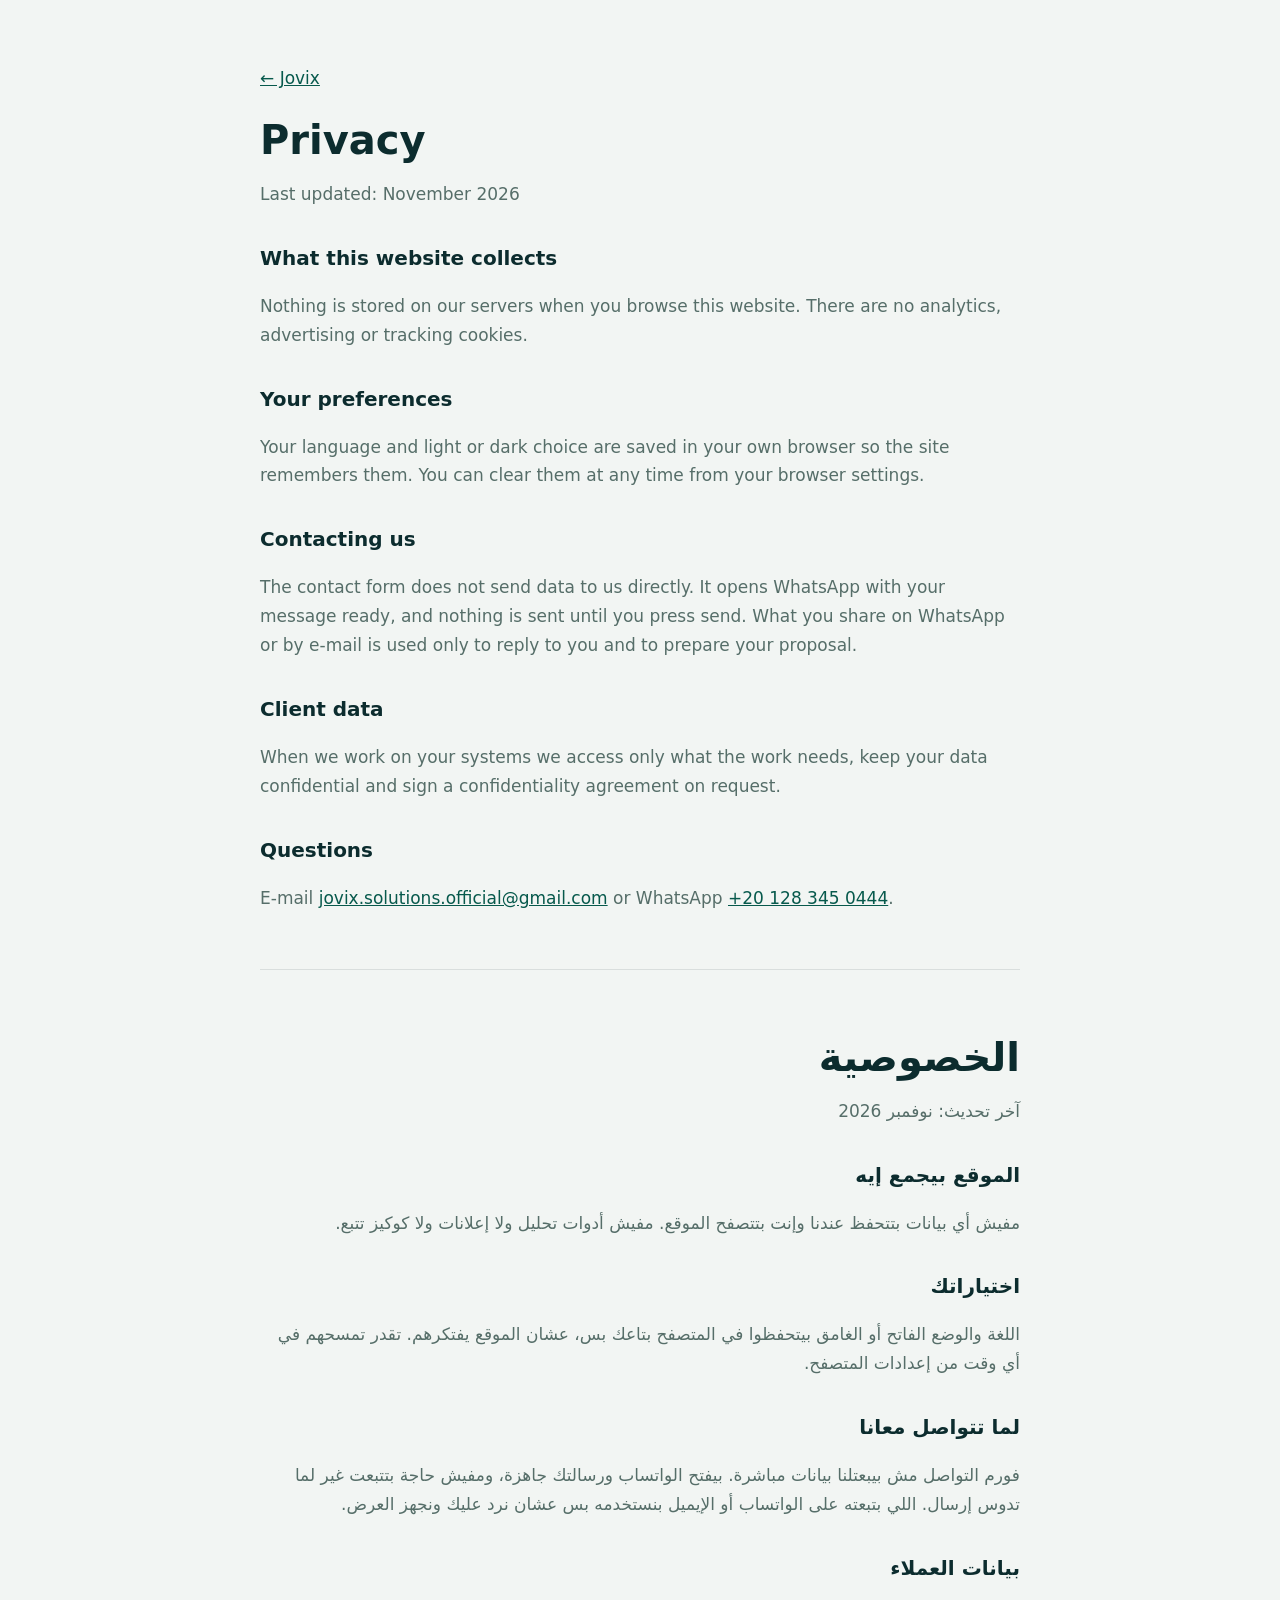
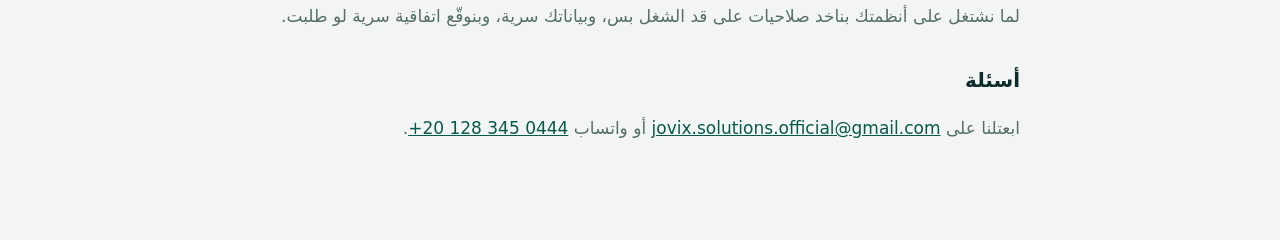
<file: privacy.html>
<!DOCTYPE html>
<html lang="en">
<head>
<meta charset="utf-8">
<meta name="viewport" content="width=device-width, initial-scale=1">
<title>Privacy · Jovix</title>
<link rel="canonical" href="https://jovix-solutions-official.vercel.app/privacy.html">
<link rel="icon" type="image/png" href="favicon.png">
<link href="https://fonts.googleapis.com/css2?family=Instrument+Sans:wght@400;600&family=IBM+Plex+Sans+Arabic:wght@400;600&display=swap" rel="stylesheet" media="print" id="webfonts">
<link rel="stylesheet" href="css/privacy.css?v=537bcc59">
</head>
<body>
<main>
  <a href="./">&larr; Jovix</a>
  <section>
    <h1>Privacy</h1>
    <p>Last updated: November 2026</p>
    <h2>What this website collects</h2>
    <p>Nothing is stored on our servers when you browse this website. There are no analytics, advertising or tracking cookies.</p>
    <h2>Your preferences</h2>
    <p>Your language and light or dark choice are saved in your own browser so the site remembers them. You can clear them at any time from your browser settings.</p>
    <h2>Contacting us</h2>
    <p>The contact form does not send data to us directly. It opens WhatsApp with your message ready, and nothing is sent until you press send. What you share on WhatsApp or by e-mail is used only to reply to you and to prepare your proposal.</p>
    <h2>Client data</h2>
    <p>When we work on your systems we access only what the work needs, keep your data confidential and sign a confidentiality agreement on request.</p>
    <h2>Questions</h2>
    <p>E-mail <a href="mailto:jovix.solutions.official@gmail.com">jovix.solutions.official@gmail.com</a> or WhatsApp <a href="https://wa.me/201283450444">+20 128 345 0444</a>.</p>
  </section>
  <section dir="rtl" lang="ar">
    <h1>الخصوصية</h1>
    <p>آخر تحديث: نوفمبر 2026</p>
    <h2>الموقع بيجمع إيه</h2>
    <p>مفيش أي بيانات بتتحفظ عندنا وإنت بتتصفح الموقع. مفيش أدوات تحليل ولا إعلانات ولا كوكيز تتبع.</p>
    <h2>اختياراتك</h2>
    <p>اللغة والوضع الفاتح أو الغامق بيتحفظوا في المتصفح بتاعك بس، عشان الموقع يفتكرهم. تقدر تمسحهم في أي وقت من إعدادات المتصفح.</p>
    <h2>لما تتواصل معانا</h2>
    <p>فورم التواصل مش بيبعتلنا بيانات مباشرة. بيفتح الواتساب ورسالتك جاهزة، ومفيش حاجة بتتبعت غير لما تدوس إرسال. اللي بتبعته على الواتساب أو الإيميل بنستخدمه بس عشان نرد عليك ونجهز العرض.</p>
    <h2>بيانات العملاء</h2>
    <p>لما نشتغل على أنظمتك بناخد صلاحيات على قد الشغل بس، وبياناتك سرية، وبنوقّع اتفاقية سرية لو طلبت.</p>
    <h2>أسئلة</h2>
    <p>ابعتلنا على <a href="mailto:jovix.solutions.official@gmail.com">jovix.solutions.official@gmail.com</a> أو واتساب <a href="https://wa.me/201283450444" dir="ltr">+20 128 345 0444</a>.</p>
  </section>
</main>
</body>
</html>
</file>
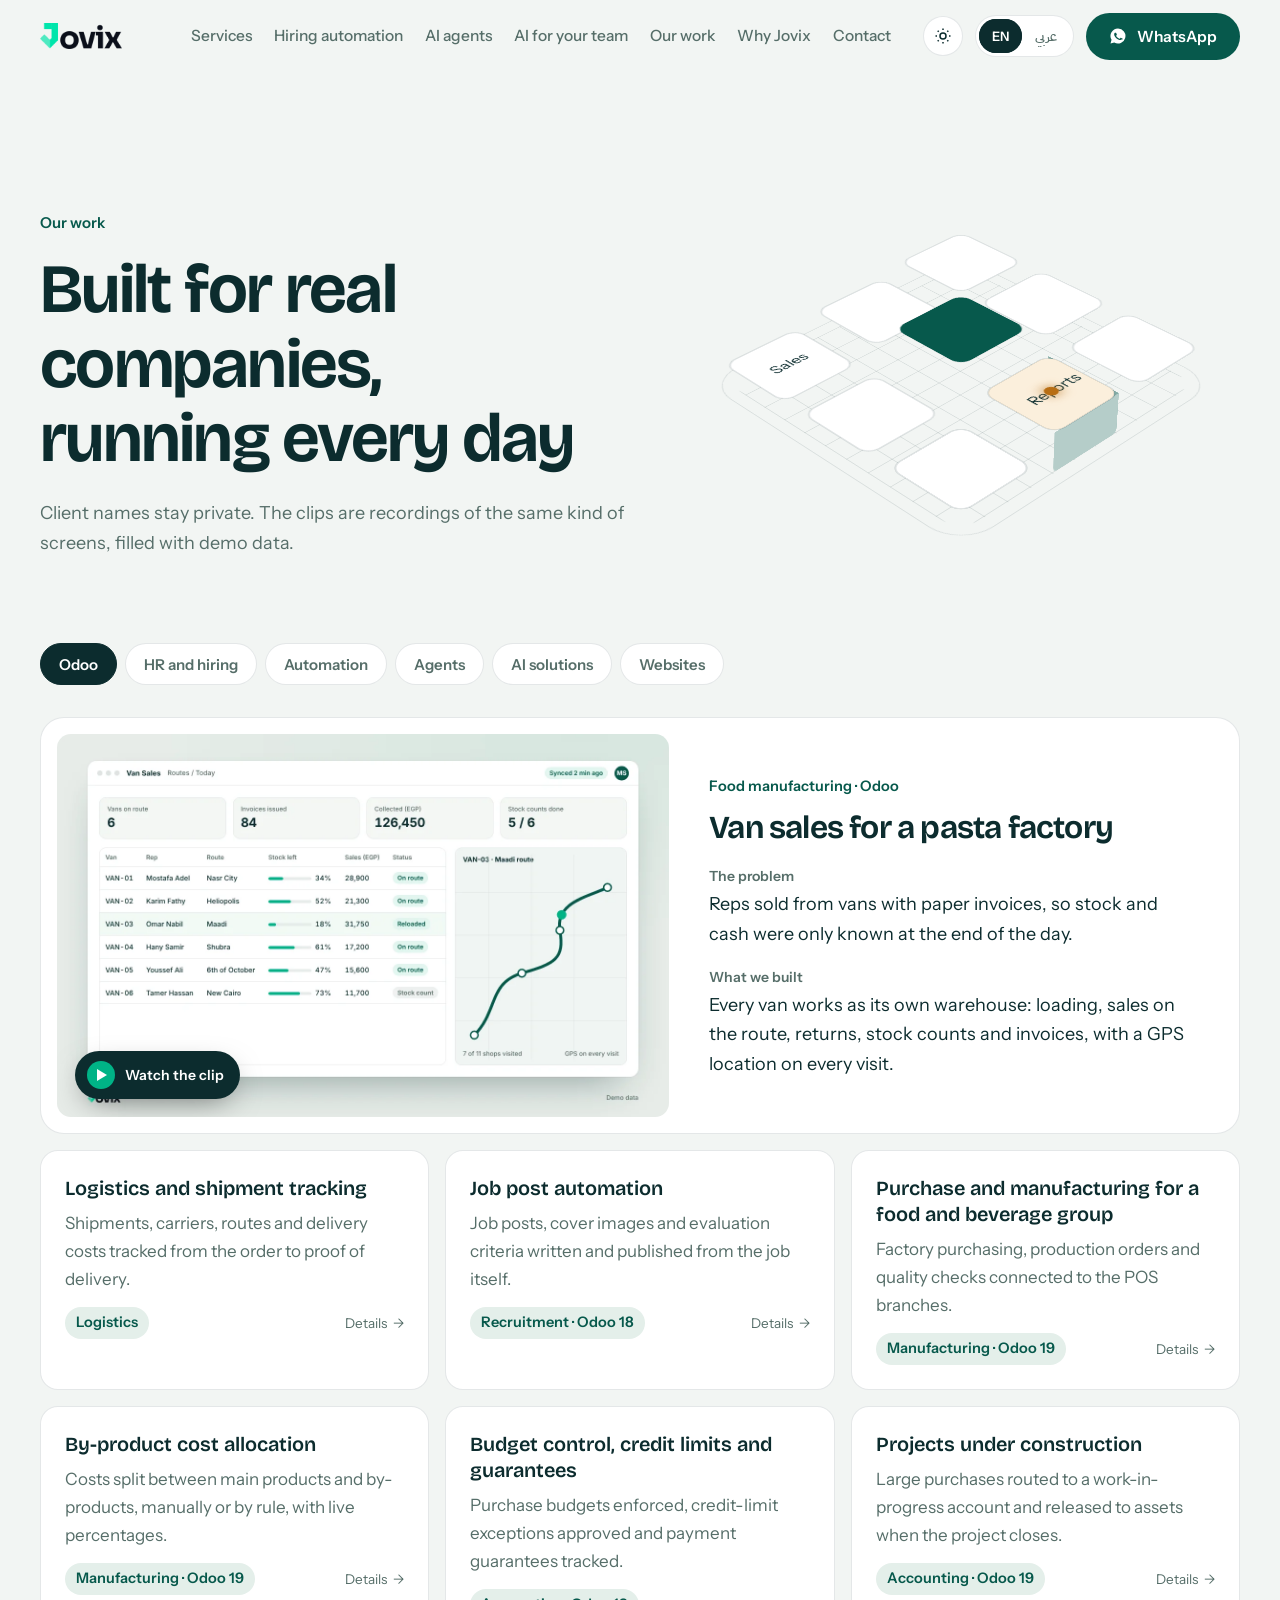
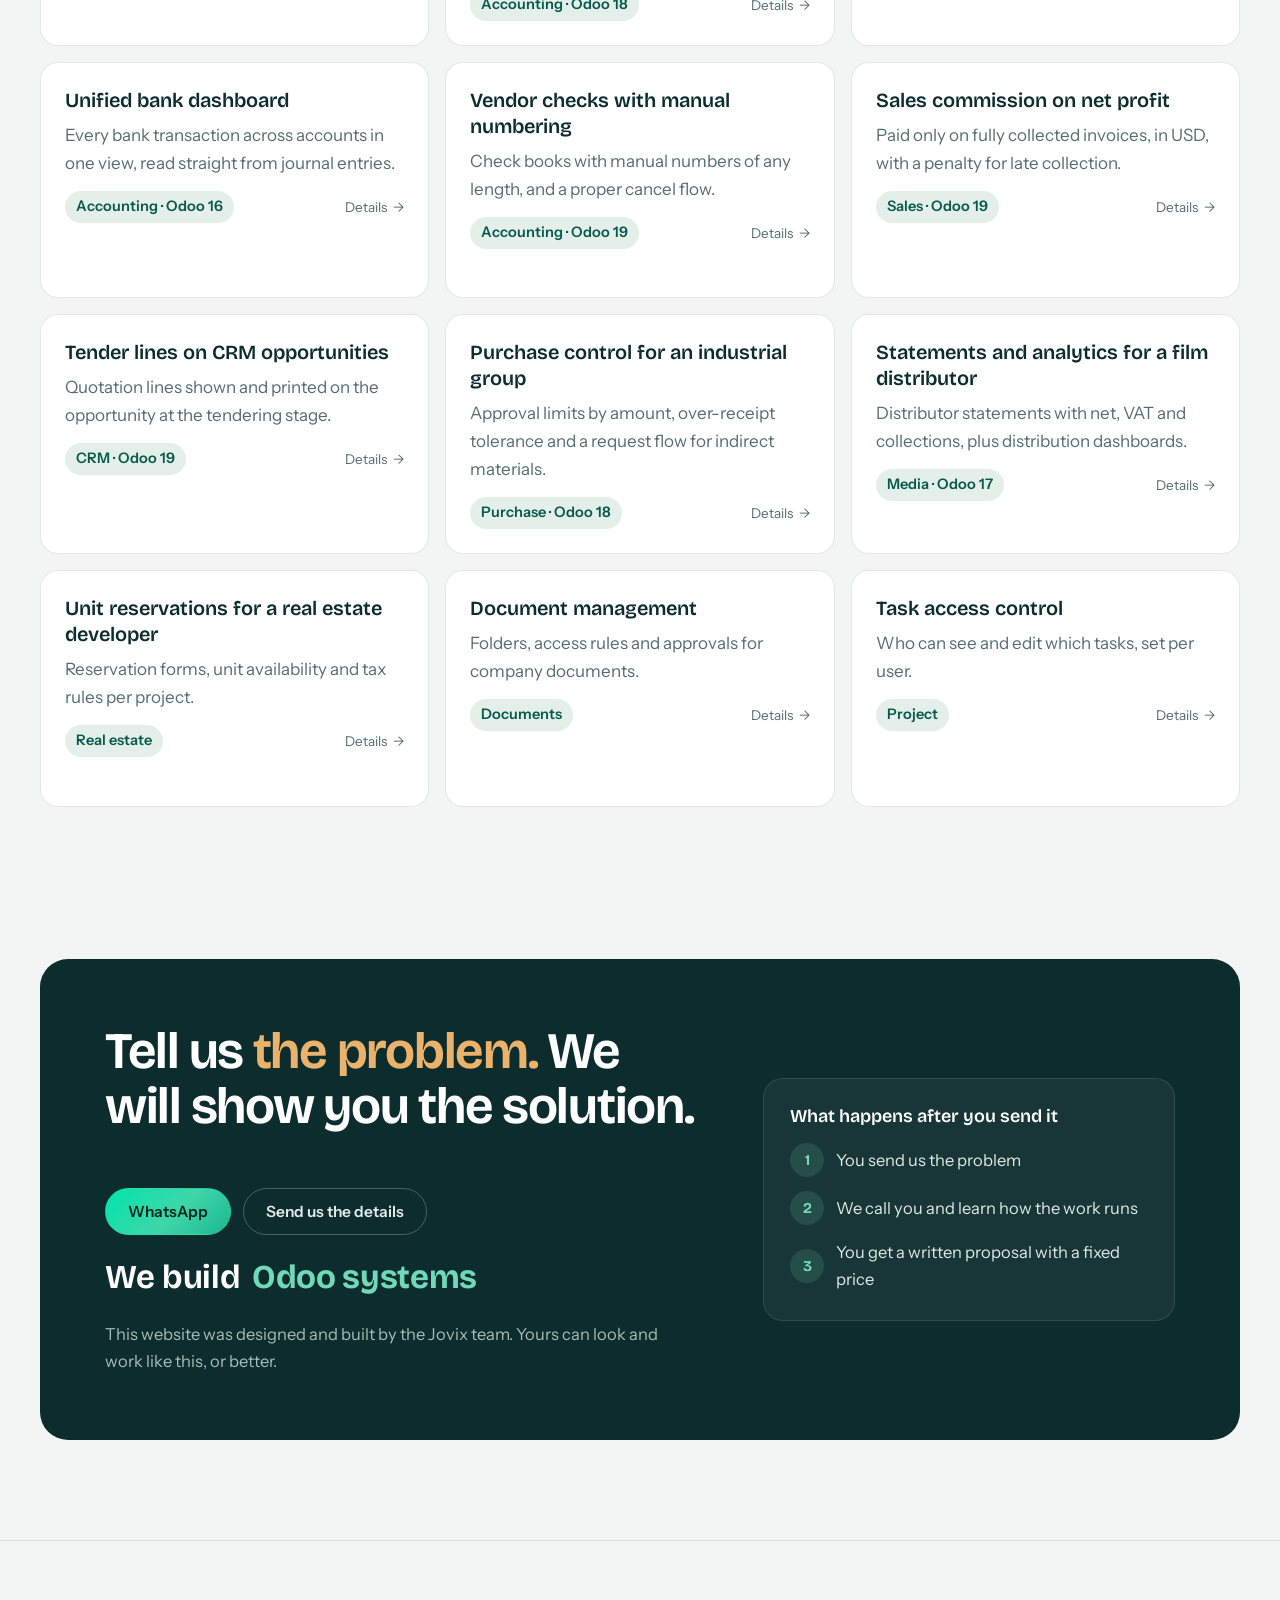
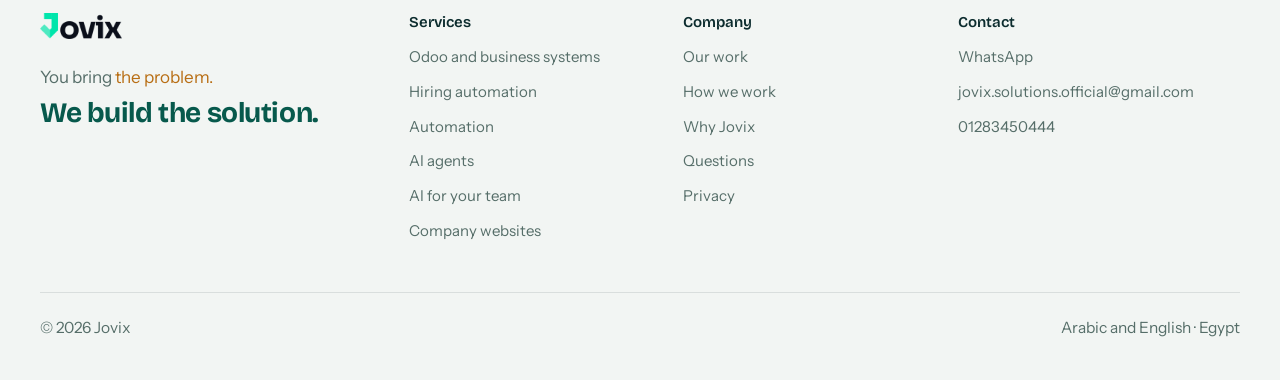
<file: work.html>
<!DOCTYPE html>
<html lang="en" dir="ltr">
<head>
<meta charset="utf-8">
<meta name="viewport" content="width=device-width, initial-scale=1">
<title>Our work · Jovix</title>
<link rel="canonical" href="https://jovix-solutions-official.vercel.app/work.html">
<meta name="description" content="Projects by Jovix across Odoo, HR and hiring, automation, AI agents, AI solutions and company websites.">
<meta name="theme-color" content="#0c2c2e">
<link rel="icon" type="image/png" href="favicon.png">
<link rel="apple-touch-icon" href="apple-touch-icon.png">
<meta property="og:type" content="website">
<meta property="og:site_name" content="Jovix">
<meta property="og:title" content="Jovix · You bring the problem. We build the solution.">
<meta property="og:description" content="Tell us the problem in your business and we build the solution: AI agents, automation, company websites, and smarter Odoo. Arabic and English.">
<meta property="og:url" content="https://jovix-solutions-official.vercel.app/work.html">
<meta property="og:image" content="https://jovix-solutions-official.vercel.app/og.png">
<meta property="og:image:alt" content="Jovix: You bring the problem. We build the solution.">
<meta property="og:image:width" content="1200">
<meta property="og:image:height" content="630">
<meta name="twitter:card" content="summary_large_image">
<link rel="preconnect" href="https://fonts.googleapis.com">
<link rel="preconnect" href="https://fonts.gstatic.com" crossorigin>
<link href="https://fonts.googleapis.com/css2?family=Bricolage+Grotesque:opsz,wght@12..96,500;12..96,650;12..96,750&family=Instrument+Sans:wght@400;500;600;700&family=Readex+Pro:wght@500;600;700&family=IBM+Plex+Sans+Arabic:wght@400;500;600;700&display=swap" rel="stylesheet" media="print" id="webfonts">
<script src="js/theme.js?v=cb6125d4"></script>
<link rel="stylesheet" href="css/site.css?v=21dbd678">
</head>
<body>
<a class="skip" href="#top" data-i18n="skip">Skip to content</a>
<header class="nav" id="nav">
  <div class="wrap">
    <a class="logo" href="#top" aria-label="Jovix"><img class="logo-l" src="media/logo_dark.png" alt="Jovix" width="82" height="26"><img class="logo-d" src="media/logo_light.png" alt="Jovix" width="82" height="26"></a>
    <nav class="nav-links" aria-label="Sections">
      <a href="./#services" data-i18n="nav1">Services</a>
      <a href="hiring.html" data-i18n="nav6">Hiring automation</a>
      <a href="./#agents" data-i18n="nav7">AI agents</a>
      <a href="./#roles" data-i18n="nav2">AI for your team</a>
      <a href="work.html" data-i18n="nav3">Our work</a>
      <a href="./#trust" data-i18n="nav4">Why Jovix</a>
      <a href="./#contact" data-i18n="nav5">Contact</a>
    </nav>
    <div class="nav-end">
      <button class="menu-btn" type="button" id="menu-btn" aria-expanded="false" aria-controls="menu" aria-label="Menu"><span></span><span></span></button>
      <button class="theme" type="button" id="theme" aria-label="Switch light or dark mode"><svg class="sun" viewBox="0 0 24 24" fill="none" stroke="currentColor" stroke-width="2"><circle cx="12" cy="12" r="4"/><path d="M12 2v2M12 20v2M4.9 4.9l1.4 1.4M17.7 17.7l1.4 1.4M2 12h2M20 12h2M4.9 19.1l1.4-1.4M17.7 6.3l1.4-1.4"/></svg><svg class="moon" viewBox="0 0 24 24" fill="none" stroke="currentColor" stroke-width="2"><path d="M21 12.8A9 9 0 1 1 11.2 3a7 7 0 0 0 9.8 9.8Z"/></svg></button>
      <div class="lang" role="group" aria-label="Language">
        <button type="button" data-lang="en" aria-pressed="true">EN</button>
        <button type="button" data-lang="ar" aria-pressed="false">عربي</button>
      </div>
      <a class="btn solid" href="https://wa.me/201283450444" target="_blank" rel="noopener noreferrer">
        <svg viewBox="0 0 24 24" fill="currentColor" aria-hidden="true"><path d="M12 2a10 10 0 0 0-8.6 15.1L2 22l5-1.3A10 10 0 1 0 12 2Zm5.3 14.1c-.2.6-1.3 1.2-1.8 1.3-.5.1-1 .1-1.7-.1-.4-.1-.9-.3-1.5-.6-2.6-1.1-4.3-3.8-4.4-4-.1-.2-1-1.4-1-2.7s.7-1.9.9-2.2c.2-.3.5-.3.7-.3h.5c.2 0 .4 0 .6.5l.8 2c.1.2.1.3 0 .5l-.3.5-.4.4c-.1.1-.3.3-.1.6.2.3.8 1.3 1.7 2.1 1.2 1 2.1 1.3 2.4 1.5.3.1.5.1.6-.1l.9-1c.2-.3.4-.2.6-.1l1.9.9c.3.1.5.2.5.3.1.1.1.6-.1 1.3Z"/></svg>
        <span data-i18n="wa">WhatsApp</span>
      </a>
    </div>
  </div>
  <nav class="menu" id="menu" aria-label="Menu" hidden>
    <a href="./#services" data-i18n="nav1">Services</a>
    <a href="hiring.html" data-i18n="nav6">Hiring automation</a>
    <a href="./#agents" data-i18n="nav7">AI agents</a>
    <a href="./#roles" data-i18n="nav2">AI for your team</a>
    <a href="work.html" data-i18n="nav3">Our work</a>
    <a href="./#trust" data-i18n="nav4">Why Jovix</a>
    <a href="./#contact" data-i18n="nav5">Contact</a>
  </nav>
</header>

<main id="top">
  <section class="page-hero slim" aria-labelledby="ph-h">
    <div class="wrap ph-grid work-ph">
      <div>
        <span class="label" data-i18n="wk_label">Our work</span>
        <h1 id="ph-h" data-i18n="wk_h">Built for real companies, running every day</h1>
        <p class="lead" data-i18n="wk_p">Client names stay private. The clips are recordings of the same kind of screens, filled with demo data.</p>
      </div>
      <div class="iso" aria-hidden="true"><div class="iso-plane" id="iso-plane"></div></div>
    </div>
  </section>

  <section id="work" class="flush" aria-label="Projects">
    <div class="wrap">
      <div class="tabs" role="tablist" aria-label="Work" id="work-tabs"></div>
      <div id="work-panel" role="tabpanel"></div>
    </div>
  </section>

  <section class="cta-band" aria-labelledby="cta-h">
    <div class="wrap"><div class="cta-in rise"><div class="cta-main">
      <h2 id="cta-h" data-i18n-html="cta_h">Tell us <span class="warm">the problem.</span> We will show you the solution.</h2>
      <div class="hero-cta"><a class="btn solid" href="https://wa.me/201283450444" target="_blank" rel="noopener noreferrer" data-i18n="wa">WhatsApp</a><a class="btn" href="./#contact" data-i18n="cta_form">Send us the details</a></div>
      <p class="cube-line"><span data-i18n="cube_pre">We build</span> <span class="cube"><span class="cube-in"><b></b><b></b></span></span></p>
      <p class="cta-site" data-i18n="cta_site">This website was designed and built by the Jovix team. Yours can look and work like this, or better.</p>
      </div>
      <div class="cta-steps" aria-label="What happens next">
        <b data-i18n="cs_h">What happens after you send it</b>
        <ol><li data-i18n="cs1">You send us the problem</li><li data-i18n="cs2">We call you and learn how the work runs</li><li data-i18n="cs3">You get a written proposal with a fixed price</li></ol>
      </div>
    </div></div>
  </section>
</main>

<footer>
  <div class="wrap foot-grid">
    <div class="foot-brand">
      <img class="logo-l" src="media/logo_dark.png" alt="Jovix" width="82" height="26"><img class="logo-d" src="media/logo_light.png" alt="Jovix" width="82" height="26">
      <p data-i18n-html="ft_tag">You bring <span class="warm">the problem.</span> <strong class="good">We build the solution.</strong></p>
    </div>
    <div><b data-i18n="ft_h1">Services</b><a href="work.html#odoo" data-i18n="ft_l1">Odoo and business systems</a><a href="hiring.html" data-i18n="ft_l2">Hiring automation</a><a href="./#flow" data-i18n="ft_l3">Automation</a><a href="./#agents" data-i18n="ft_l4">AI agents</a><a href="./#roles" data-i18n="ft_l5">AI for your team</a><a href="work.html#web" data-i18n="ft_l6">Company websites</a></div>
    <div><b data-i18n="ft_h2">Company</b><a href="work.html" data-i18n="nav3">Our work</a><a href="./#journey" data-i18n="ft_l7">How we work</a><a href="./#trust" data-i18n="nav4">Why Jovix</a><a href="./#faq" data-i18n="ft_l8">Questions</a><a href="privacy.html" data-i18n="priv">Privacy</a></div>
    <div><b data-i18n="ft_h3">Contact</b><a href="https://wa.me/201283450444" target="_blank" rel="noopener noreferrer">WhatsApp</a><a href="mailto:jovix.solutions.official@gmail.com" class="ltr">jovix.solutions.official@gmail.com</a><a href="tel:+201283450444" class="ltr">01283450444</a></div>
  </div>
  <div class="wrap foot-base"><span>&copy; <span id="year">2026</span> Jovix</span><span data-i18n="ft_base">Arabic and English · Egypt</span></div>
</footer>

<div class="sysv" id="sysv" hidden role="dialog" aria-modal="true" aria-labelledby="sysv-title">
  <div class="sysv-bg" id="sysv-bg"></div>
  <div class="sysv-stage" id="sysv-stage">
    <div class="sysv-top">
      <span class="sysv-dots" aria-hidden="true"><i></i><i></i><i></i></span>
      <div class="sysv-head"><small id="sysv-meta"></small><b id="sysv-title"></b></div>
      <button class="sysv-x" type="button" id="sysv-x" aria-label="Close">&times;</button>
    </div>
    <div class="sysv-book" id="sysv-book"></div>
    <div class="sysv-foot">
      <button class="sysv-arrow" type="button" id="sysv-prev" aria-label="Previous system"></button>
      <div class="sysv-tabs" id="sysv-tabs"></div>
      <button class="sysv-arrow next" type="button" id="sysv-next" aria-label="Next system"></button>
      <a class="btn solid sysv-cta" id="sysv-cta" href="https://wa.me/201283450444" target="_blank" rel="noopener noreferrer" data-i18n="sysv_cta">I want this system</a>
    </div>
  </div>
</div>

<dialog id="player" aria-label="Video">
  <button class="close" type="button" id="player-close" aria-label="Close">&times;</button>
  <video id="player-video" controls playsinline></video>
  <p id="player-cap"></p>
</dialog>

<script src="js/site.js?v=6f771763" defer></script>
</body>
</html>
</file>
<file: css/site.css>
:root {
  /* Mint-grey paper, deep teal ink, forest accent from the logo; one dark block for contact.
     Layout: hero with a live clip, a quiet facts row, an editorial service index, role picker, work tabs, trust, FAQ. */
  --paper: #f2f5f3;
  --surface: #ffffff;
  --ink: #0c2c2e;
  --mute: #566e69;
  --forest: #07594c;
  --emerald: #00b386;
  --line: rgba(12, 44, 46, 0.11);
  --tint: #e4efea;
  --display: "Bricolage Grotesque", "Segoe UI", system-ui, sans-serif;
  --body: "Instrument Sans", "Segoe UI", system-ui, sans-serif;
  --wrap: 1200px;
  --strong: #0c2c2e;
  --on-strong: #ffffff;
  --solid: #07594c;
  --on-solid: #ffffff;
  --block: #0c2c2e;
  --sel-bg: #0c2c2e;
  --sel-fg: #ffffff;
  --sel-line: #0c2c2e;
  --warm: #b86e14;
  --warm-tint: #fbefdc;
  color-scheme: light;
}
:root[data-theme="dark"] {
  --paper: #0b1215; --surface: #111b1e; --ink: #e3ebe8; --mute: #93a7a3;
  --forest: #4fd8af; --emerald: #00e5ab; --line: rgba(220, 240, 234, 0.09); --tint: rgba(79, 216, 175, 0.1);
  --strong: #e3ebe8; --on-strong: #0b1215; --solid: #3fd6a9; --on-solid: #062a20; --block: #13211f;
  --sel-bg: rgba(79, 216, 175, 0.12); --sel-fg: #e3ebe8; --sel-line: rgba(79, 216, 175, 0.55);
  --warm: #eab26a; --warm-tint: rgba(234, 178, 106, 0.13);
  color-scheme: dark;
}
.logo-d { display: none; }
:root[data-theme="dark"] .logo-l { display: none; }
:root[data-theme="dark"] .logo-d { display: block; }
.theme { width: 40px; height: 40px; border-radius: 50%; border: 1px solid var(--line); background: var(--surface); color: var(--ink); display: grid; place-items: center; cursor: pointer; }
.theme svg { width: 18px; height: 18px; }
.theme .moon { display: none; }
:root[data-theme="dark"] .theme .sun { display: none; }
:root[data-theme="dark"] .theme .moon { display: block; }
:root[lang="ar"] {
  --display: "Readex Pro", "IBM Plex Sans Arabic", "Segoe UI", sans-serif;
  --body: "IBM Plex Sans Arabic", "Segoe UI", sans-serif;
}
* { box-sizing: border-box; }
html { scroll-behavior: smooth; }
html, body { margin: 0; }
body { background: var(--paper); color: var(--ink); font: 400 17px/1.65 var(--body); -webkit-font-smoothing: antialiased; overflow-x: hidden; }
:root[lang="ar"] body { font-size: 17.5px; line-height: 1.85; }
img, video { max-width: 100%; display: block; }
a { color: inherit; }
h1, h2, h3 { font-family: var(--display); margin: 0; line-height: 1.08; letter-spacing: -0.025em; font-weight: 650; text-wrap: balance; }
:root[lang="ar"] h1, :root[lang="ar"] h2, :root[lang="ar"] h3 { letter-spacing: 0; line-height: 1.35; font-weight: 600; }
p { margin: 0; }
.wrap { width: min(var(--wrap), calc(100% - 40px)); margin: 0 auto; }
:focus-visible { outline: 2px solid var(--forest); outline-offset: 3px; border-radius: 6px; }
.label { font: 600 15px var(--body); color: var(--forest); }
:root[lang="ar"] .label { letter-spacing: 0; font-size: 14.5px; }

/* nav */
.nav { position: sticky; top: 0; z-index: 40; background: color-mix(in srgb, var(--paper) 86%, transparent); backdrop-filter: blur(12px); -webkit-backdrop-filter: blur(12px); border-bottom: 1px solid transparent; transition: border-color .3s; }
.nav.scrolled { border-bottom-color: var(--line); }
.nav .wrap { height: 72px; display: flex; align-items: center; gap: 32px; }
.nav .logo img { height: 26px; width: auto; }
.nav-links { display: flex; gap: 28px; margin-inline-start: auto; font-weight: 500; font-size: 15.5px; }
.nav-links a { text-decoration: none; color: var(--mute); transition: color .2s; }
.nav-links a:hover { color: var(--ink); }
.nav-end { display: flex; gap: 12px; align-items: center; }
.lang { display: inline-flex; border: 1px solid var(--line); border-radius: 999px; padding: 3px; background: var(--surface); }
.lang button { border: 0; background: none; padding: 6px 12px; border-radius: 999px; font: 600 13px var(--body); color: var(--mute); cursor: pointer; }
.lang button:last-child { font-family: "IBM Plex Sans Arabic", sans-serif; }
.lang button[aria-pressed="true"] { background: var(--sel-bg); color: var(--sel-fg); box-shadow: inset 0 0 0 1px var(--sel-line); }
.btn { display: inline-flex; align-items: center; justify-content: center; gap: 10px; padding: 13px 22px; border-radius: 999px; font: 600 15.5px var(--body); text-decoration: none; cursor: pointer; border: 1px solid var(--line); background: var(--surface); color: var(--ink); transition: transform .25s, background .25s, border-color .25s; }
.btn:hover { transform: translateY(-1px); border-color: rgba(12, 44, 46, .28); }
.btn.solid { background: var(--solid); color: var(--on-solid); border-color: transparent; }
.btn.solid:hover { filter: brightness(1.08); }
.btn svg { width: 18px; height: 18px; flex: none; }

/* hero */
.hero { padding: 72px 0 56px; }
.hero .wrap { display: grid; grid-template-columns: 1fr 1.05fr; gap: 56px; align-items: center; }
.hero h1 { font-size: clamp(44px, 5.6vw, 76px); margin: 18px 0 24px; }
.hero h1 em { font-style: normal; color: var(--forest); display: block; }
.hero .lead { font-size: 19px; color: var(--mute); max-width: 34em; }
.hero-cta { display: flex; gap: 12px; flex-wrap: wrap; margin-top: 32px; }
.small-print { margin-top: 26px; color: var(--mute); font-size: 14.5px; display: flex; flex-wrap: wrap; gap: 6px 18px; }
.small-print { gap: 6px 0; }
.small-print span + span::before { content: "\00b7"; margin: 0 12px; color: var(--warm); font-weight: 700; }
.frame { border-radius: 20px; background: var(--surface); padding: 10px; box-shadow: 0 40px 80px -48px rgba(12, 44, 46, .55), 0 0 0 1px var(--line); }
.frame video { border-radius: 12px; width: 100%; aspect-ratio: 16 / 10; object-fit: cover; background: var(--tint); }
.frame figcaption { display: flex; justify-content: space-between; gap: 12px; padding: 12px 6px 4px; font-size: 13.5px; color: var(--mute); }

/* facts row */
.facts { border-block: 1px solid var(--line); background: var(--surface); }
.facts .wrap { display: grid; grid-template-columns: repeat(4, 1fr); }
.fact { padding: 26px 24px; }
.fact + .fact { border-inline-start: 1px solid var(--line); }
.fact b { display: block; font: 600 17px var(--display); letter-spacing: -0.01em; }
:root[lang="ar"] .fact b { letter-spacing: 0; }
.fact span { color: var(--mute); font-size: 14.5px; }

/* section base */
section { padding: 112px 0; }
.head { display: grid; grid-template-columns: 1fr 1fr; gap: 40px; align-items: end; margin-bottom: 52px; }
.head h2 { font-size: clamp(34px, 4vw, 54px); margin-top: 14px; }
.head p { color: var(--mute); font-size: 18px; max-width: 32em; }

/* services index */
.index { border-top: 1px solid var(--line); }
.svc { display: grid; grid-template-columns: 70px 1.1fr 1.4fr 40px; gap: 28px; align-items: start; padding: 30px 16px; border-bottom: 1px solid var(--line); text-decoration: none; transition: background .3s; border-radius: 4px; }
.svc:hover { background: var(--surface); }
.svc .n { font: 500 15px var(--display); color: var(--mute); padding-top: 6px; font-variant-numeric: tabular-nums; }
.svc h3 { font-size: clamp(24px, 2.4vw, 32px); }
.svc p { color: var(--mute); }
.tags { display: flex; flex-wrap: wrap; gap: 8px; margin-top: 14px; }
.tags span { font-size: 13.5px; font-weight: 500; padding: 4px 12px; border-radius: 999px; background: var(--tint); color: var(--forest); }
.svc .go { width: 40px; height: 40px; border-radius: 50%; border: 1px solid var(--line); display: grid; place-items: center; transition: background .3s, color .3s, transform .3s; }
.svc .go svg { width: 16px; height: 16px; }
.svc:hover .go { background: var(--solid); color: var(--on-solid); transform: translateX(4px); }
:root[dir="rtl"] .svc .go svg { transform: scaleX(-1); }
:root[dir="rtl"] .svc:hover .go { transform: translateX(-4px); }

/* roles */
.roles-band { background: var(--surface); border-block: 1px solid var(--line); }
.roles { display: grid; grid-template-columns: 280px 1fr; gap: 48px; }
.role-list { display: grid; gap: 6px; align-content: start; }
.role-list button { text-align: start; border: 1px solid transparent; background: none; padding: 14px 18px; border-radius: 14px; font: 600 17px var(--display); color: var(--mute); cursor: pointer; display: flex; justify-content: space-between; align-items: center; transition: background .25s, color .25s; }
.role-list button:hover { color: var(--ink); background: var(--paper); }
.role-list button[aria-selected="true"] { background: var(--paper); border-color: var(--line); color: var(--ink); }
.role-list button[aria-selected="true"]::after { content: ""; width: 8px; height: 8px; border-radius: 50%; background: var(--emerald); }
.role-panel { border-radius: 22px; background: var(--paper); border: 1px solid var(--line); padding: 40px; }
.role-panel h3 { font-size: clamp(26px, 2.6vw, 36px); }
.role-items { display: grid; grid-template-columns: repeat(3, 1fr); gap: 16px; margin-top: 28px; }
.role-item { background: var(--surface); border: 1px solid var(--line); border-radius: 16px; padding: 22px; }
.role-item i { display: block; font: normal 600 13px var(--display); color: var(--forest); margin-bottom: 12px; font-variant-numeric: tabular-nums; }
.role-item b { display: block; font: 600 17.5px/1.35 var(--display); margin-bottom: 8px; }
.role-item span { color: var(--mute); font-size: 15.5px; }
.role-foot { margin-top: 22px; display: flex; flex-wrap: wrap; justify-content: space-between; align-items: center; gap: 14px; color: var(--mute); font-size: 15px; }
.fade-swap { animation: swap .45s ease; }
@keyframes swap { from { opacity: .2; transform: translateY(6px); } }

/* work */
.tabs { display: flex; flex-wrap: wrap; gap: 8px; margin-bottom: 32px; }
.tabs button { border: 1px solid var(--line); background: var(--surface); color: var(--mute); padding: 10px 18px; border-radius: 999px; font: 600 15px var(--body); cursor: pointer; transition: all .25s; }
.tabs button:hover { color: var(--ink); }
.tabs button[aria-selected="true"] { background: var(--sel-bg); color: var(--sel-fg); border-color: var(--sel-line); }
.feature { display: grid; grid-template-columns: 1.25fr 1fr; gap: 40px; align-items: center; background: var(--surface); border: 1px solid var(--line); border-radius: 24px; padding: 16px; padding-inline-end: 40px; }
.feature > *, .hero .wrap > *, .roles > *, .trust > *, .contact > * { min-width: 0; }
.shot { position: relative; border-radius: 14px; overflow: hidden; cursor: pointer; border: 0; padding: 0; background: var(--tint); display: block; width: 100%; }
.shot img { width: 100%; height: auto; aspect-ratio: 16 / 10; object-fit: cover; transition: transform .8s cubic-bezier(.2, .7, .2, 1); }
.shot:hover img { transform: scale(1.02); }
.shot .play { position: absolute; inset-inline-start: 18px; bottom: 18px; display: inline-flex; align-items: center; gap: 10px; background: #0c2c2e; color: #fff; padding: 10px 16px 10px 12px; border-radius: 999px; font: 600 14px var(--body); box-shadow: 0 10px 30px -10px rgba(0, 0, 0, .5); }
.shot .play i { width: 28px; height: 28px; border-radius: 50%; background: var(--emerald); display: grid; place-items: center; }
.shot .play svg { width: 12px; height: 12px; fill: #fff; margin-inline-start: 2px; }
:root[dir="rtl"] .shot .play svg { transform: scaleX(-1); margin: 0 2px 0 0; }
.feature .meta { color: var(--forest); font-weight: 600; font-size: 14.5px; }
.feature h3 { font-size: clamp(26px, 2.5vw, 34px); margin: 10px 0 20px; }
.feature dl { margin: 0; display: grid; gap: 16px; }
.feature dt { font-weight: 600; font-size: 14px; color: var(--mute); }
.feature dd { margin: 2px 0 0; }
.more { display: grid; grid-template-columns: repeat(3, 1fr); gap: 16px; margin-top: 16px; }
.mini { background: var(--surface); border: 1px solid var(--line); border-radius: 18px; padding: 26px; display: grid; gap: 8px; align-content: start; }
.mini b { font: 600 19px/1.3 var(--display); }
.mini p { color: var(--mute); font-size: 15.5px; }
.mini small { justify-self: start; margin-top: 6px; font-size: 13px; font-weight: 600; padding: 4px 11px; border-radius: 999px; background: var(--tint); color: var(--forest); }
.note { margin-top: 18px; color: var(--mute); font-size: 14px; }

/* recruitment automation */
.rec-band { background: var(--surface); border-block: 1px solid var(--line); }
.rec { display: grid; grid-template-columns: 1fr 1.05fr; gap: 56px; align-items: start; }
.rec h2 { font-size: clamp(34px, 4vw, 54px); margin: 14px 0 18px; }
.rec .lead { color: var(--mute); font-size: 18.5px; max-width: 34em; }
.rec .one { margin-top: 22px; padding: 16px 18px; border-radius: 16px; background: var(--tint); color: var(--ink); font: 600 17px/1.5 var(--display); border-inline-start: 4px solid var(--forest); }
.flowlist { list-style: none; padding: 0; margin: 28px 0 0; display: grid; gap: 0; counter-reset: s; }
.flowlist li { counter-increment: s; display: grid; grid-template-columns: 38px 1fr; gap: 14px; padding: 14px 0; border-top: 1px solid var(--line); }
.flowlist li::before { content: counter(s); width: 30px; height: 30px; border-radius: 50%; display: grid; place-items: center; background: var(--solid); color: var(--on-solid); font: 600 14px var(--display); }
.flowlist b { display: block; font-weight: 600; }
.flowlist span { color: var(--mute); font-size: 15.5px; }
.ba { display: grid; grid-template-columns: 1fr 1fr; gap: 12px; margin-top: 16px; }
.ba div { padding: 16px 18px; border-radius: 16px; border: 1px solid var(--line); background: var(--paper); }
.ba small { display: block; font-weight: 600; font-size: 13px; color: var(--mute); margin-bottom: 4px; }
.ba div + div small { color: var(--forest); }
.ways { display: grid; grid-template-columns: 1fr 1fr; gap: 12px; margin-top: 12px; }
.way { padding: 20px; border-radius: 16px; border: 1px solid var(--line); background: var(--paper); display: grid; gap: 6px; align-content: start; }
.way b { font: 600 18px var(--display); }
.way p { color: var(--mute); font-size: 15px; }
.way small { justify-self: start; font-size: 13.5px; font-weight: 600; padding: 3px 10px; border-radius: 999px; background: var(--tint); color: var(--forest); }

/* automation flow */
.flow-card { display: grid; grid-template-columns: 1.65fr 1fr; gap: 20px; }
.flow-box { background: var(--surface); border: 1px solid var(--line); border-radius: 24px; padding: 18px; display: grid; align-items: center; }
.flow-box svg { width: 100%; height: auto; display: block; direction: ltr; }
.flow-box .nd rect { fill: var(--paper); stroke: var(--line); stroke-width: 1.5; }
.flow-box .nd.core rect { fill: var(--tint); stroke: var(--forest); }
.flow-box text { fill: var(--ink); font: 600 15px var(--body); }
.flow-box text.sub { fill: var(--mute); font: 500 12px var(--body); }
.flow-box path.wire { fill: none; stroke: var(--forest); stroke-opacity: .28; stroke-width: 2; stroke-dasharray: 5 8; }
@keyframes dash { to { stroke-dashoffset: -26; } }
.flow-box circle.pkt { fill: var(--emerald); }
.flow-box .ring { display: none; }
@keyframes ring { from { transform: scale(.9); opacity: .9; } to { transform: scale(1.25); opacity: 0; } }
.events { background: var(--surface); border: 1px solid var(--line); border-radius: 24px; padding: 22px; display: flex; flex-direction: column; gap: 10px; min-height: 100%; }
.events h3 { font-size: 18px; display: flex; justify-content: space-between; align-items: center; }
.events h3 span { font: 600 12.5px var(--body); color: var(--forest); display: inline-flex; align-items: center; gap: 6px; }
.events h3 span::before { content: ""; width: 7px; height: 7px; border-radius: 50%; background: var(--emerald); animation: live 1.6s infinite; }
@keyframes live { 50% { opacity: .3; } }
.ev { display: grid; grid-template-columns: 52px 1fr; gap: 10px; padding: 11px 12px; border-radius: 12px; background: var(--paper); border: 1px solid var(--line); font-size: 14.5px; animation: evin .5s ease; }
.ev time { color: var(--mute); font-variant-numeric: tabular-nums; font-size: 13px; }
@keyframes evin { from { opacity: 0; transform: translateY(-8px); } }
.stats { display: grid; grid-template-columns: 1fr 1fr; gap: 12px; margin-top: 30px; }
.stat { padding: 18px; border-radius: 16px; background: var(--surface); border: 1px solid var(--line); }
.stat b { display: block; font: 650 34px/1 var(--display); color: var(--forest); font-variant-numeric: tabular-nums; }
.stat span { color: var(--mute); font-size: 14.5px; }

/* process */
.steps { display: grid; grid-template-columns: repeat(4, 1fr); gap: 0; position: relative; }
.steps::before { content: ""; position: absolute; top: 19px; inset-inline: 20px; height: 2px; background: var(--line); }
.steps .bar { position: absolute; top: 19px; inset-inline-start: 20px; height: 2px; width: 0; background: var(--forest); transition: width 1.6s cubic-bezier(.3, .7, .2, 1); }
.steps.play .bar { width: calc(100% - 40px); }
.st { position: relative; padding-inline-end: 28px; }
.st i { position: relative; width: 40px; height: 40px; border-radius: 50%; background: var(--surface); border: 1px solid var(--line); display: grid; place-items: center; font: normal 600 15px var(--display); color: var(--forest); margin-bottom: 22px; transition: background .4s, color .4s; }
.steps.play .st i { background: var(--solid); color: var(--on-solid); border-color: var(--solid); }
.steps.play .st:nth-child(3) i { transition-delay: .3s; } .steps.play .st:nth-child(4) i { transition-delay: .7s; } .steps.play .st:nth-child(5) i { transition-delay: 1.1s; }
.st b { display: block; font: 600 20px var(--display); margin-bottom: 8px; }
.st p { color: var(--mute); font-size: 15.5px; }

/* trust */
.trust { display: grid; grid-template-columns: .9fr 1.1fr; gap: 64px; }
.trust .side { position: sticky; top: 110px; align-self: start; }
.trust .side h2 { font-size: clamp(34px, 4vw, 52px); margin-top: 14px; }
.founder { margin-top: 30px; display: grid; grid-template-columns: 56px 1fr; gap: 16px; align-items: center; padding: 20px; border-radius: 18px; background: var(--surface); border: 1px solid var(--line); }
.founder span { width: 56px; height: 56px; border-radius: 16px; background: #0c2c2e; display: grid; place-items: center; }
.founder img { width: 20px; }
.founder p { font-size: 15.5px; color: var(--mute); }
.founder p b { color: var(--ink); }
.vows { border-top: 1px solid var(--line); }
.vow { display: grid; grid-template-columns: 1fr 1fr; gap: 28px; padding: 28px 0; border-bottom: 1px solid var(--line); }
.vow b { font: 600 20px/1.35 var(--display); }
.vow p { color: var(--mute); }
.chips { display: flex; flex-wrap: wrap; gap: 8px; margin-top: 28px; }
.chips span { padding: 8px 14px; border-radius: 999px; border: 1px solid var(--line); background: var(--surface); font-size: 14.5px; font-weight: 500; }

/* faq */
.faq { max-width: 880px; border-top: 1px solid var(--line); }
.faq details { border-bottom: 1px solid var(--line); }
.faq summary { list-style: none; cursor: pointer; padding: 24px 0; display: flex; justify-content: space-between; gap: 20px; font: 600 19px var(--display); }
.faq summary::-webkit-details-marker { display: none; }
.faq summary::after { content: ""; flex: none; width: 12px; height: 12px; margin-top: 8px; border-inline-end: 2px solid var(--forest); border-bottom: 2px solid var(--forest); transform: rotate(45deg); transition: transform .3s; }
.faq details[open] summary::after { transform: rotate(225deg); }
.faq p { color: var(--mute); padding-bottom: 24px; max-width: 48em; }

/* contact */
.contact { background: var(--block); border: 1px solid var(--line); color: #e3ece9; border-radius: 28px; padding: 64px; display: grid; grid-template-columns: 1fr 1fr; gap: 56px; }
.contact .label { color: #6fd9b8; }
.contact h2 { font-size: clamp(34px, 4vw, 52px); color: #fff; margin-top: 14px; }
.contact .lead { color: #a7bdb8; margin-top: 16px; font-size: 18px; }
.reach { display: grid; gap: 10px; margin-top: 34px; }
.reach-row { display: flex; align-items: center; gap: 14px; padding: 14px 16px; border-radius: 14px; background: rgba(255, 255, 255, .05); border: 1px solid rgba(255, 255, 255, .08); }
.reach-row div { flex: 1; min-width: 0; }
.reach-row small { display: block; color: #8fa9a3; font-size: 13.5px; font-weight: 600; }
.reach-row .val { font-weight: 600; text-decoration: none; color: #fff; direction: ltr; unicode-bidi: isolate; overflow-wrap: anywhere; }
.copy { border: 1px solid rgba(255, 255, 255, .16); background: none; color: #cfe0db; border-radius: 10px; padding: 7px 12px; font: 600 13px var(--body); cursor: pointer; }
.copy:hover { color: #fff; border-color: rgba(255, 255, 255, .35); }
form { display: grid; gap: 14px; align-content: start; }
label { display: grid; gap: 6px; font-size: 13.5px; font-weight: 600; color: #a7bdb8; }
input, select, textarea { width: 100%; padding: 13px 14px; border-radius: 12px; border: 1px solid rgba(255, 255, 255, .12); background: rgba(255, 255, 255, .05); color: #fff; font: 400 16px var(--body); }
select option { color: #0c2c2e; background: #fff; }
input:focus, select:focus, textarea:focus { outline: none; border-color: #6fd9b8; box-shadow: 0 0 0 4px rgba(111, 217, 184, .14); }
textarea { min-height: 120px; resize: vertical; }
.row2 { display: grid; grid-template-columns: 1fr 1fr; gap: 14px; }
.contact .btn.solid { background: linear-gradient(135deg, #00e5ab, #3fd6a9 55%, #19b98e); color: #04251c; font-weight: 700; box-shadow: 0 14px 30px -14px rgba(0, 229, 171, .55), inset 0 1px 0 rgba(255, 255, 255, .35); }
.contact .btn.solid:hover { filter: none; transform: translateY(-2px); box-shadow: 0 18px 36px -14px rgba(0, 229, 171, .7), inset 0 1px 0 rgba(255, 255, 255, .4); }
.contact .btn.solid svg { width: 20px; height: 20px; }
.form-note { font-size: 13.5px; color: #8fa9a3; }


/* video dialog */
dialog { border: 0; padding: 0; background: transparent; width: min(1100px, 94vw); }
dialog::backdrop { background: rgba(8, 26, 28, .82); backdrop-filter: blur(4px); }
dialog video { width: 100%; border-radius: 14px; background: #000; }
dialog .close { position: absolute; top: -48px; inset-inline-end: 0; border: 0; background: rgba(255, 255, 255, .12); color: #fff; width: 38px; height: 38px; border-radius: 50%; font-size: 20px; cursor: pointer; }
dialog p { color: #cfe0db; font-size: 14px; margin-top: 10px; }

/* entrance: driven by scroll position where supported, content is final at rest */
@supports (animation-timeline: view()) {
  .rise { animation: rise linear both; animation-timeline: view(); animation-range: entry 0% cover 22%; }
  @keyframes rise { from { opacity: .15; transform: perspective(1200px) translateY(34px) rotateX(9deg); } }
  .rise { transform-origin: 50% 0; }
}

@media (max-width: 1000px) {
  .hero .wrap, .head, .roles, .feature, .trust, .contact, .flow-card, .rec { grid-template-columns: 1fr; }
  .more { grid-template-columns: 1fr 1fr; }
  .feature { padding: 16px; }
  .facts .wrap { grid-template-columns: 1fr 1fr; }
  .fact:nth-child(3) { border-inline-start: 0; }
  .fact:nth-child(n+3) { border-top: 1px solid var(--line); }
  .svc { grid-template-columns: 50px 1fr; }
  .svc p, .svc .tags { grid-column: 2; }
  .svc .go { display: none; }
  .role-list { grid-template-columns: repeat(3, 1fr); }
  .role-items { grid-template-columns: 1fr; }
  .steps { grid-template-columns: 1fr 1fr; gap: 36px 0; }
  .steps::before, .steps .bar { display: none; }
  .trust .side { position: static; }
  .nav-links { display: none; }
  .contact { padding: 36px 24px; }
  .role-panel { padding: 24px; }
}
@media (max-width: 620px) {
  section { padding: 80px 0; }
  .facts .wrap, .more, .row2, .vow, .ba, .ways { grid-template-columns: 1fr; }
  .fact + .fact { border-inline-start: 0; border-top: 1px solid var(--line); }
  .role-list { grid-template-columns: 1fr 1fr; }
  .steps { grid-template-columns: 1fr; }
  .nav .solid span { display: none; }
  .vow { gap: 8px; }
}
@media (prefers-reduced-motion: reduce) {
  *, *::before, *::after { animation: none !important; transition: none !important; }
  html { scroll-behavior: auto; }
}

.flush { padding-top: 0; }
.ev-list { display: grid; gap: 10px; }
.rec-cta { margin-top: 18px; }
.frame { margin: 0; }
.plain { text-decoration: none; }

/* flip cards */
.flip { perspective: 1300px; cursor: pointer; border-radius: 18px; outline-offset: 4px; }
.flip-in { display: grid; height: 100%; transform-style: preserve-3d; transition: transform .75s cubic-bezier(.2, .75, .2, 1); }
.flip.on .flip-in { transform: rotateY(180deg); }
.flip:hover:not(.on) .flip-in { transform: rotateY(-7deg) rotateX(3deg); }
.face { grid-area: 1 / 1; backface-visibility: hidden; -webkit-backface-visibility: hidden; border-radius: 18px; border: 1px solid var(--line); padding: 24px; display: grid; gap: 8px; align-content: start; }
.front { background: var(--surface); }
.front b, .back b { font: 600 19px/1.3 var(--display); }
.front p { color: var(--mute); font-size: 15.5px; }
.face-foot { display: flex; justify-content: space-between; align-items: center; gap: 10px; margin-top: 6px; }
.face-foot small { font-size: 13px; font-weight: 600; padding: 4px 11px; border-radius: 999px; background: var(--tint); color: var(--forest); }
.turn { font-size: 13.5px; color: var(--mute); display: inline-flex; align-items: center; gap: 6px; }
.turn::after { content: "\2192"; }
:root[dir="rtl"] .turn::after { content: "\2190"; }
.back { transform: rotateY(180deg); background: var(--block); color: #e3ece9; align-content: center; gap: 14px; }
.back .back-k { color: #6fd9b8; font-size: 13.5px; font-weight: 600; }
.back .btn.solid { justify-self: start; background: #6fd9b8; color: #0c2c2e; }
.back .turn { color: #8fa9a3; }

/* tilt */
.tilt { transition: transform .35s cubic-bezier(.2, .7, .2, 1); transform-style: preserve-3d; }


/* journey */
.jr { display: grid; grid-template-columns: 340px 1fr; gap: 28px; align-items: stretch; }
.jr-steps { list-style: none; margin: 0; padding: 0; display: grid; gap: 8px; position: relative; }
.jr-steps button { width: 100%; display: flex; gap: 14px; align-items: center; text-align: start; padding: 14px 16px; border-radius: 16px; border: 1px solid transparent; background: none; color: var(--ink); cursor: pointer; font: inherit; position: relative; overflow: hidden; transition: background .3s, border-color .3s; }
.jr-steps button:hover { background: var(--surface); }
.jr-steps i { flex: none; width: 36px; height: 36px; border-radius: 50%; display: grid; place-items: center; font: normal 600 15px var(--display); border: 1px solid var(--line); background: var(--surface); color: var(--mute); transition: all .35s; }
.jr-steps b { display: block; font: 600 17px var(--display); }
.jr-steps small { color: var(--mute); font-size: 14px; }
.jr-steps button.done i { background: var(--tint); color: var(--forest); border-color: transparent; }
.jr-steps button.on { background: var(--surface); border-color: var(--line); }
.jr-steps button.on i { background: var(--solid); color: var(--on-solid); border-color: transparent; box-shadow: 0 0 0 6px var(--tint); }
.jr-steps button .bar { position: absolute; inset-inline-start: 0; bottom: 0; height: 2px; width: 0; background: var(--forest); }
.jr-steps button.on .bar { animation: jrbar 4.2s linear forwards; }
@keyframes jrbar { to { width: 100%; } }
.jr-stage { border-radius: 24px; border: 1px solid var(--line); background: var(--surface); padding: 32px; min-height: 380px; position: relative; overflow: hidden; display: grid; align-content: center; }
.jr-scene { display: grid; gap: 14px; animation: scene .6s cubic-bezier(.2, .7, .2, 1); }
@keyframes scene { from { opacity: 0; transform: perspective(900px) rotateY(-10deg) translateX(20px); } }
.jr-scene h3 { font-size: 24px; }
.jr-scene > p { color: var(--mute); max-width: 36em; }
.bub { max-width: 80%; padding: 11px 15px; border-radius: 16px; font-size: 15.5px; animation: pop .45s cubic-bezier(.2, .8, .2, 1) both; }
.bub.them { background: var(--paper); border: 1px solid var(--line); border-end-start-radius: 4px; }
.bub.us { justify-self: end; background: var(--tint); color: var(--ink); border-end-end-radius: 4px; }
.bub small { display: block; font-size: 13.5px; font-weight: 600; color: var(--mute); margin-bottom: 2px; }
@keyframes pop { from { opacity: 0; transform: translateY(10px) scale(.97); } }
.map { display: flex; flex-wrap: wrap; gap: 10px; align-items: center; }
.map span { padding: 10px 14px; border-radius: 12px; border: 1px solid var(--line); background: var(--paper); font-weight: 600; font-size: 14.5px; animation: pop .45s both; }
.map em { font-style: normal; color: var(--forest); animation: pop .45s both; }
:root[dir="rtl"] .map em { transform: scaleX(-1); }
.price { justify-self: start; padding: 10px 16px; border-radius: 999px; background: var(--solid); color: var(--on-solid); font-weight: 700; font-size: 14.5px; animation: pop .45s both; }
.weeks { display: grid; gap: 10px; }
.wk { display: grid; grid-template-columns: 90px 1fr 70px; gap: 12px; align-items: center; font-size: 14.5px; }
.wk .tr { height: 10px; border-radius: 10px; background: var(--paper); border: 1px solid var(--line); overflow: hidden; }
.wk .tr i { display: block; height: 100%; width: 0; border-radius: 10px; background: linear-gradient(90deg, var(--forest), var(--emerald)); animation: grow 1.1s cubic-bezier(.3, .7, .2, 1) forwards; }
@keyframes grow { to { width: var(--w); } }
.wk small { color: var(--forest); font-weight: 600; }
.checks { display: grid; grid-template-columns: 1fr 1fr; gap: 10px; }
.checks span { display: flex; gap: 10px; align-items: center; padding: 12px 14px; border-radius: 12px; background: var(--paper); border: 1px solid var(--line); font-weight: 600; font-size: 14.5px; animation: pop .45s both; }
.checks span::before { content: ""; flex: none; width: 20px; height: 20px; border-radius: 50%; background: var(--solid); -webkit-mask: radial-gradient(circle, #000 60%, transparent 61%); }
.switch { justify-self: start; display: inline-flex; align-items: center; gap: 12px; font-weight: 700; }
.switch i { width: 54px; height: 30px; border-radius: 30px; background: var(--line); position: relative; animation: swbg .5s .9s forwards; }
.switch i::after { content: ""; position: absolute; top: 3px; inset-inline-start: 3px; width: 24px; height: 24px; border-radius: 50%; background: #fff; box-shadow: 0 2px 6px rgba(0, 0, 0, .25); animation: swk .5s .9s forwards; }
@keyframes swbg { to { background: var(--emerald); } }
@keyframes swk { to { inset-inline-start: 27px; } }
.trend { display: grid; grid-template-columns: 1.3fr 1fr; gap: 16px; align-items: end; }
.trend svg { width: 100%; height: 150px; overflow: visible; }
.trend path.ln { fill: none; stroke: var(--forest); stroke-width: 3; stroke-linecap: round; stroke-dasharray: 600; stroke-dashoffset: 600; animation: draw 1.8s ease forwards .2s; }
.trend path.ar { fill: var(--tint); opacity: 0; animation: fadeIn .8s ease forwards 1.4s; }
.trend circle { fill: var(--emerald); opacity: 0; animation: fadeIn .3s forwards 1.9s; }
@keyframes draw { to { stroke-dashoffset: 0; } }
@keyframes fadeIn { to { opacity: 1; } }
.visits { display: grid; gap: 8px; }
.visits span { padding: 10px 12px; border-radius: 12px; background: var(--paper); border: 1px solid var(--line); font-size: 14px; animation: pop .45s both; }
.visits span b { color: var(--forest); }

/* agents */
.ag-tabs { display: grid; grid-template-columns: repeat(4, 1fr); gap: 10px; margin-bottom: 18px; }
.ag-tabs button { text-align: start; padding: 16px 18px; border-radius: 16px; border: 1px solid var(--line); background: var(--surface); color: var(--ink); cursor: pointer; font: inherit; transition: transform .3s, border-color .3s, background .3s; position: relative; overflow: hidden; }
.ag-tabs button:hover { transform: translateY(-2px); }
.ag-tabs button i { font: normal 600 13px var(--display); color: var(--forest); display: block; }
.ag-tabs button b { font: 600 17px/1.3 var(--display); display: block; margin-top: 4px; }
.ag-tabs button[aria-selected="true"] { background: var(--sel-bg); color: var(--sel-fg); border-color: var(--sel-line); }
.ag-tabs button[aria-selected="true"] i { color: var(--emerald); }
.ag-tabs button .bar { position: absolute; inset-inline-start: 0; bottom: 0; height: 3px; width: 0; background: var(--emerald); }
.ag-tabs button[aria-selected="true"] .bar { animation: jrbar 11s linear forwards; }
.ag-body { display: grid; grid-template-columns: 1fr 1.15fr; gap: 18px; }
.ag-info { border-radius: 24px; border: 1px solid var(--line); background: var(--surface); padding: 32px; display: grid; gap: 14px; align-content: start; }
.ag-info h3 { font-size: clamp(24px, 2.4vw, 32px); }
.ag-info > p { color: var(--mute); }
.ag-info ul { list-style: none; padding: 0; margin: 4px 0 0; display: grid; border-top: 1px solid var(--line); }
.ag-info li { padding: 11px 0; border-bottom: 1px solid var(--line); font-weight: 500; }
.ag-info .conn { color: var(--mute); font-size: 14.5px; }
.ag-info .btn { justify-self: start; }
.ag-screen { border-radius: 24px; border: 1px solid var(--line); background: var(--block); color: #e3ece9; overflow: hidden; display: flex; flex-direction: column; min-height: 460px; }
.ag-top { display: flex; align-items: center; gap: 10px; padding: 16px 20px; border-bottom: 1px solid rgba(255, 255, 255, .08); }
.ag-top b { font: 600 15px var(--display); }
.ag-top small { margin-inline-start: auto; color: #8fa9a3; font-size: 13.5px; }
.ag-dot { width: 9px; height: 9px; border-radius: 50%; background: #00e5ab; box-shadow: 0 0 0 0 rgba(0, 229, 171, .6); animation: ping 1.8s infinite; }
@keyframes ping { 70% { box-shadow: 0 0 0 10px rgba(0, 229, 171, 0); } 100% { box-shadow: 0 0 0 0 rgba(0, 229, 171, 0); } }
.ag-feed { flex: 1; padding: 20px; display: flex; flex-direction: column; justify-content: flex-end; gap: 10px; }
.ag-feed .m { max-width: 82%; padding: 10px 14px; border-radius: 14px; font-size: 15px; line-height: 1.55; animation: pop .4s cubic-bezier(.2, .8, .2, 1) both; }
.ag-feed .m small { display: block; font-size: 13.5px; font-weight: 700; letter-spacing: .04em; color: #8fa9a3; margin-bottom: 2px; }
.ag-feed .in { align-self: flex-start; background: rgba(255, 255, 255, .07); border-end-start-radius: 4px; }
.ag-feed .out { align-self: flex-end; background: rgba(0, 229, 171, .14); border: 1px solid rgba(0, 229, 171, .28); border-end-end-radius: 4px; }
.ag-feed .sys { align-self: center; font-size: 13.5px; font-weight: 600; color: #9fe9cf; padding: 5px 12px; border-radius: 999px; background: rgba(0, 229, 171, .08); border: 1px dashed rgba(0, 229, 171, .3); animation: pop .4s both; }
.ag-feed .card { align-self: stretch; padding: 14px 16px; border-radius: 14px; background: #f2f5f3; color: #0c2c2e; animation: pop .45s both; }
.ag-feed .card small { display: block; color: #07594c; font-weight: 700; font-size: 13.5px; margin-bottom: 4px; }
.ag-feed .card.flag { background: #fbf1df; } .ag-feed .card.flag small { color: #9a6416; }
.ag-feed .typing { align-self: flex-end; display: flex; gap: 4px; padding: 12px 14px; border-radius: 14px; background: rgba(0, 229, 171, .1); }
.ag-feed .typing i { width: 6px; height: 6px; border-radius: 50%; background: #00e5ab; animation: bounce 1s infinite; }
.ag-feed .typing i:nth-child(2) { animation-delay: .15s; } .ag-feed .typing i:nth-child(3) { animation-delay: .3s; }
@keyframes bounce { 50% { transform: translateY(-4px); opacity: .5; } }

@media (max-width: 1000px) {
  .jr, .ag-body { grid-template-columns: 1fr; }
  .ag-tabs { grid-template-columns: 1fr 1fr; }
  .trend, .checks { grid-template-columns: 1fr; }
}

.nav-links { gap: 22px; font-size: 15px; }
.nav-links a { white-space: nowrap; }
@media (max-width: 1360px) { .nav-links a[href="#roles"], .nav-links a[href="#trust"] { display: none; } }

/* hero problem -> solution */
.morph { border-radius: 24px; background: var(--surface); border: 1px solid var(--line); box-shadow: 0 40px 80px -50px rgba(12, 44, 46, .55); padding: 22px; display: grid; gap: 16px; }
.mo-head { display: grid; gap: 8px; min-height: 74px; }
.mo-state { justify-self: start; font-size: 13.5px; font-weight: 700; padding: 4px 12px; border-radius: 999px; background: var(--warm-tint); color: var(--warm); transition: background .4s, color .4s; }
.mo-state.ok { background: var(--tint); color: var(--forest); }
.mo-title { font: 600 clamp(20px, 2vw, 25px)/1.25 var(--display); letter-spacing: -0.01em; }
:root[lang="ar"] .mo-title { letter-spacing: 0; }
.mo-body { position: relative; height: 330px; border-radius: 16px; overflow: hidden; background-color: var(--paper);
  background-image: linear-gradient(var(--line) 1px, transparent 1px), linear-gradient(90deg, var(--line) 1px, transparent 1px); background-size: 28px 28px; background-position: -1px -1px; }
.mo-t { position: absolute; width: 49%; height: calc(100% / var(--rows, 6) - 1.6%); padding: 0 12px; display: flex; align-items: center; gap: 8px; border-radius: 10px; font-size: 13.5px; font-weight: 600;
  background: var(--surface); border: 1px dashed color-mix(in srgb, var(--warm) 45%, transparent); color: var(--mute); box-shadow: 0 8px 20px -14px rgba(0, 0, 0, .4);
  transition: translate .8s cubic-bezier(.2, .8, .2, 1), transform .8s cubic-bezier(.2, .8, .2, 1), background .5s, border-color .5s, color .5s; }
.mo-t span { white-space: nowrap; overflow: hidden; text-overflow: ellipsis; transition: opacity .4s; }
.mo-t .b, .mo-t em { position: absolute; opacity: 0; }
.mo-t em { inset-inline-end: 8px; font-style: normal; font-size: 13.5px; padding: 2px 8px; border-radius: 999px; background: var(--solid); color: var(--on-solid); transition: opacity .4s .9s; }

.mo-body:not(.solved) .mo-t:nth-child(3n) { animation-duration: 2.6s; } .mo-body:not(.solved) .mo-t:nth-child(4n) { animation-duration: 3.8s; }
@keyframes drift { to { translate: 0 -6px; } }
.solved .mo-t { border-style: solid; border-color: var(--line); color: var(--ink); }
.solved .mo-t .a { opacity: 0; }
.solved .mo-t .b { position: static; opacity: 1; transition-delay: .6s; }
.solved .mo-t.hi { background: var(--tint); border-color: rgba(7, 89, 76, .25); }
:root[data-theme="dark"] .solved .mo-t.hi { border-color: rgba(79, 216, 175, .3); }
.solved .mo-t.hi em { opacity: 1; }
.solved .mo-t.hi .b { max-width: 58%; }
.mo-sweep { position: absolute; top: 0; bottom: 0; width: 120px; inset-inline-start: -140px; z-index: 2; pointer-events: none;
  background: linear-gradient(90deg, transparent, rgba(0, 179, 134, .22), transparent); border-inline-end: 2px solid var(--emerald); opacity: 0; }
.mo-sweep.go { animation: sweep 1.1s cubic-bezier(.5, 0, .3, 1) forwards; }
@keyframes sweep { 0% { opacity: 1; inset-inline-start: -140px; } 100% { opacity: 0; inset-inline-start: 105%; } }
.mo-foot { display: grid; grid-template-columns: repeat(4, 1fr); gap: 8px; }
.mo-foot button { position: relative; overflow: hidden; padding: 9px 6px; border-radius: 10px; border: 1px solid var(--line); background: none; color: var(--mute); font: 600 13.5px var(--body); cursor: pointer; }
.mo-foot button[aria-selected="true"] { color: var(--sel-fg); background: var(--sel-bg); border-color: var(--sel-line); }
.mo-foot .bar { position: absolute; inset-inline-start: 0; bottom: 0; height: 2px; width: 0; background: var(--emerald); }
.mo-foot button[aria-selected="true"] .bar { animation: jrbar 6.4s linear forwards; }
@media (max-width: 620px) { .mo-body { height: 360px; } .mo-t { font-size: 13.5px; } .solved .mo-t.hi em { display: none; } .solved .mo-t.hi .b { max-width: none; } }
.solved .mo-t { justify-content: flex-start; }
.solved .mo-t .a { position: absolute; }
.solved .mo-t .b { flex: 1; min-width: 0; }
.solved .mo-t.hi .b { max-width: none; }
.solved .mo-t.hi em { position: static; flex: none; }
:root[data-theme="dark"] .mo-state.ok { background: var(--tint); color: var(--forest); }

/* warm accent: the problem side of every story */
.warm { color: var(--warm); }
.hero h1 .warm { display: inline; }
.ba div:first-child small { color: var(--warm); }
.ba div:first-child { border-color: color-mix(in srgb, var(--warm) 30%, transparent); }
.faq summary::after { border-color: var(--warm); }
.stat:nth-child(odd) b { color: var(--warm); }
.jr-steps button.on .bar, .ag-tabs button[aria-selected="true"] .bar, .mo-foot button[aria-selected="true"] .bar { background: linear-gradient(90deg, var(--warm), var(--emerald)); }
.svc:hover .n { color: var(--warm); }
.progress-line { display: none; }

/* sections land below the sticky bar */
section[id], #top { scroll-margin-top: 76px; }

/* skip link */
.skip { position: absolute; inset-inline-start: 12px; top: -60px; z-index: 100; background: var(--solid); color: var(--on-solid); padding: 10px 16px; border-radius: 10px; font-weight: 600; text-decoration: none; }
.skip:focus { top: 12px; }

/* mobile menu */
.menu-btn { display: none; width: 40px; height: 40px; border-radius: 50%; border: 1px solid var(--line); background: var(--surface); cursor: pointer; place-items: center; gap: 0; padding: 0; position: relative; }
.menu-btn span { position: absolute; left: 12px; right: 12px; height: 2px; border-radius: 2px; background: var(--ink); transition: transform .3s; }
.menu-btn span:first-child { top: 15px; } .menu-btn span:last-child { top: 23px; }
.menu-btn[aria-expanded="true"] span:first-child { transform: translateY(4px) rotate(45deg); }
.menu-btn[aria-expanded="true"] span:last-child { transform: translateY(-4px) rotate(-45deg); }
.menu { display: grid; gap: 2px; padding: 8px 20px 18px; border-top: 1px solid var(--line); background: var(--paper); }
.menu[hidden] { display: none; }
.menu a { padding: 12px 4px; font: 600 17px var(--display); text-decoration: none; border-bottom: 1px solid var(--line); }
@media (max-width: 1000px) { .menu-btn { display: grid; } .nav .btn.solid { padding: 11px 14px; } }
@media (min-width: 1001px) { .menu { display: none !important; } }
@media (max-width: 620px) { .lang button { padding: 6px 9px; } .nav .wrap { gap: 12px; } }

/* footer */
footer { padding: 72px 0 40px; border-top: 1px solid var(--line); margin-top: 40px; }
.foot-grid { display: grid; grid-template-columns: 1.4fr 1fr 1fr 1.2fr; gap: 40px; }
.foot-grid > div { display: grid; gap: 10px; align-content: start; }
.foot-grid b { font: 600 15px var(--display); color: var(--ink); margin-bottom: 4px; }
.foot-grid a { color: var(--mute); text-decoration: none; font-size: 15px; transition: color .2s; }
.foot-grid a:hover { color: var(--ink); }
.foot-brand p { color: var(--mute); max-width: 22em; margin-top: 14px; }
.foot-brand img { height: 26px; width: auto; }
.ltr { direction: ltr; unicode-bidi: isolate; text-align: start; }
.foot-base { display: flex; justify-content: space-between; gap: 16px; flex-wrap: wrap; margin-top: 48px; padding-top: 22px; border-top: 1px solid var(--line); color: var(--mute); font-size: 14px; }
@media (max-width: 1000px) { .foot-grid { grid-template-columns: 1fr 1fr; } }
@media (max-width: 620px) { .foot-grid { grid-template-columns: 1fr; } }

/* team picker */
.role-panel { display: block; }
.role-panel .role-items { grid-template-columns: repeat(3, 1fr); gap: 14px; margin-top: 24px; }
.role-item { display: grid; grid-template-rows: auto auto 1fr auto; gap: 8px; }
.role-item i { margin-bottom: 0; }
.role-res { font-style: normal; margin-top: 10px; padding-top: 12px; border-top: 1px solid var(--line); color: var(--forest); font-weight: 600; font-size: 15px; display: flex; gap: 8px; align-items: baseline; }
.role-res::before { content: ""; flex: none; width: 7px; height: 7px; border-radius: 50%; background: var(--warm); transform: translateY(-2px); }
@media (max-width: 1000px) { .role-panel .role-items { grid-template-columns: 1fr; } }
.morph.sm { padding: 18px; box-shadow: none; gap: 12px; }
.morph.sm .mo-head { min-height: 64px; }
.morph.sm .mo-title { font-size: 18px; }
.morph.sm .mo-body { height: 260px; }
.morph.sm .mo-t { font-size: 13px; }
.trust-morph { margin-top: 28px; }
@media (max-width: 1000px) { .role-panel { grid-template-columns: 1fr; } }
.morph.sm .mo-t em { display: none; }
.morph.sm .solved .mo-t.hi { box-shadow: inset 3px 0 0 var(--emerald); }
:root[dir="rtl"] .morph.sm .solved .mo-t.hi { box-shadow: inset -3px 0 0 var(--emerald); }
footer { margin-top: 0; }
#contact { padding-bottom: 72px; }

/* ---------- type scale, one step up ---------- */
body { font-size: 18px; }
:root[lang="ar"] body { font-size: 18.5px; }
.hero .lead, .head p, .rec .lead { font-size: 19.5px; }
.svc p, .front p, .role-item span, .ag-info > p, .jr-scene > p, .vow p, .faq p, .way p, .flowlist span { font-size: 17px; }
.role-item b, .front b, .back b { font-size: 20px; }
.ag-feed .m { font-size: 16px; }
.ag-info li { font-size: 17px; }
.mo-t { font-size: 14.5px; }
.morph.sm .mo-t { font-size: 14px; }
.faq summary { font-size: 20px; }
.nav-links { font-size: 15.5px; }

/* ---------- headings reveal from a mask as they scroll in ---------- */
@supports (animation-timeline: view()) {
  .head h2, .brain-head h2, .contact h2, .trust .side h2, .cta-in h2, .rec h2 { animation: unmask linear both; animation-timeline: view(); animation-range: entry 5% cover 30%; }
  @keyframes unmask { from { clip-path: inset(0 0 100% 0); transform: translateY(40px); opacity: .2; } to { clip-path: inset(0 0 -10% 0); } }
  .wt-img img, .teaser-shot img, .stack-img img { animation: drift-img linear both; animation-timeline: view(); animation-range: cover; }
  @keyframes drift-img { from { transform: translateY(-4%) scale(1.08); } to { transform: translateY(4%) scale(1.08); } }
  .who-c:nth-child(1) { animation: fromleft linear both; animation-timeline: view(); animation-range: entry 0% cover 30%; }
  .who-c:nth-child(3) { animation: fromright linear both; animation-timeline: view(); animation-range: entry 0% cover 30%; }
  @keyframes fromleft { from { transform: perspective(900px) translateX(-60px) rotateY(18deg); opacity: .2; } }
  @keyframes fromright { from { transform: perspective(900px) translateX(60px) rotateY(-18deg); opacity: .2; } }
}

/* ---------- statement ---------- */
.statement { padding: 110px 0 60px; }
.stmt { font: 600 clamp(30px, 4.2vw, 58px)/1.22 var(--display); letter-spacing: -0.025em; max-width: 22em; }
:root[lang="ar"] .stmt { letter-spacing: 0; line-height: 1.5; }
.stmt .w { color: var(--ink); opacity: .14; transition: opacity .45s ease, color .45s ease; }
.stmt .w.on { opacity: 1; }
.stmt .warm-w.on { color: var(--warm); }
.stmt .green-w.on { color: var(--forest); }

/* ---------- services as a 3D stack ---------- */
.stack { display: grid; gap: 26px; }
.stack-card { position: sticky; top: 96px; }
.stack-card:nth-child(2) { top: 108px; } .stack-card:nth-child(3) { top: 120px; } .stack-card:nth-child(4) { top: 132px; } .stack-card:nth-child(5) { top: 144px; } .stack-card:nth-child(6) { top: 156px; }
.stack-in { display: grid; grid-template-columns: 1fr 1.1fr; gap: 40px; align-items: center; padding: 36px; border-radius: 28px; background: var(--surface); border: 1px solid var(--line); box-shadow: 0 30px 60px -40px rgba(12, 44, 46, .45); transform-origin: 50% 0; will-change: transform; min-height: 430px; }
.stack-card:nth-child(even) .stack-in { background: linear-gradient(135deg, transparent 30%, var(--tint)), var(--surface); }
.stack-n { font: 650 15px var(--display); color: var(--warm); }
.stack-text h3 { font-size: clamp(30px, 3.2vw, 44px); margin: 10px 0 16px; }
.stack-text p { color: var(--mute); font-size: 18px; max-width: 30em; }
.stack-link { display: inline-flex; gap: 8px; margin-top: 22px; font-weight: 600; color: var(--forest); text-decoration: none; }
.stack-link::after { content: "\2192"; transition: transform .3s; }
:root[dir="rtl"] .stack-link::after { content: "\2190"; }
.stack-link:hover::after { transform: translateX(4px); }
:root[dir="rtl"] .stack-link:hover::after { transform: translateX(-4px); }
.stack-img { border-radius: 18px; overflow: hidden; border: 1px solid var(--line); aspect-ratio: 16 / 10; background: var(--tint); }
.stack-img img { width: 100%; height: 100%; object-fit: cover; }

/* ---------- teasers ---------- */
.teaser-band .rec { align-items: center; }
.teaser-shot { display: block; border-radius: 22px; overflow: hidden; border: 1px solid var(--line); aspect-ratio: 16 / 10; box-shadow: 0 40px 80px -50px rgba(12, 44, 46, .6); }
.teaser-shot img { width: 100%; height: 100%; object-fit: cover; }
.wt-grid { display: grid; grid-template-columns: repeat(3, 1fr); gap: 18px; }
.wt-card { display: grid; gap: 8px; text-decoration: none; padding: 12px 12px 20px; border-radius: 22px; background: var(--surface); border: 1px solid var(--line); }
.wt-img { display: block; border-radius: 14px; overflow: hidden; aspect-ratio: 16 / 10; background: var(--tint); margin-bottom: 8px; }
.wt-img img { width: 100%; height: 100%; object-fit: cover; }
.wt-card small { color: var(--warm); font-weight: 600; font-size: 14px; padding: 0 8px; }
.wt-card b { font: 600 21px/1.3 var(--display); padding: 0 8px; }
.wt-all { margin-top: 26px; display: flex; justify-content: center; }

/* ---------- brain head ---------- */
.brain-head { display: grid; grid-template-columns: 1fr 1.1fr; gap: 40px; align-items: center; margin-bottom: 40px; }
.brain-head h2 { font-size: clamp(34px, 4vw, 54px); margin-bottom: 16px; }
.brain-head p { color: var(--mute); font-size: 19.5px; max-width: 32em; }
.brain-wrap { position: relative; height: 460px; cursor: pointer; }
.brain-wrap canvas { width: 100%; height: 100%; display: block; }
.brain-wrap::before { content: ""; position: absolute; inset: 10% 18%; border-radius: 50%; background: radial-gradient(closest-side, var(--tint), transparent); pointer-events: none; }
.brain-tag { position: absolute; bottom: 6px; inset-inline-end: 6px; font-size: 13.5px; font-weight: 600; color: var(--forest); padding: 6px 14px; border-radius: 999px; background: var(--tint); }

/* ---------- inner pages ---------- */
.page-hero { padding: 80px 0 60px; }
.page-hero.slim { padding-bottom: 30px; }
.page-hero h1 { font-size: clamp(42px, 5.4vw, 72px); margin: 16px 0 22px; }
.page-hero .lead { color: var(--mute); max-width: 36em; }
.ph-grid { display: grid; grid-template-columns: 1fr 1.05fr; gap: 56px; align-items: center; }
.who { display: grid; grid-template-columns: repeat(3, 1fr); gap: 18px; }
.who-c { padding: 30px; border-radius: 22px; background: var(--surface); border: 1px solid var(--line); }
.who-c b { display: block; font: 600 22px/1.3 var(--display); margin-bottom: 10px; }
.who-c p { color: var(--mute); }
.cta-band { padding: 40px 0 100px; }
.cta-in { border-radius: 28px; padding: 64px; background: var(--block); color: #e3ece9; display: grid; gap: 26px; justify-items: start; border: 1px solid var(--line); }
.cta-in h2 { color: #fff; font-size: clamp(32px, 4vw, 52px); max-width: 18em; }
.cta-in .warm { color: #eab26a; }
.cta-in .btn.solid { background: linear-gradient(135deg, #00e5ab, #3fd6a9 55%, #19b98e); color: #04251c; }
.cta-in .btn:not(.solid) { background: transparent; color: #e3ece9; border-color: rgba(255, 255, 255, .25); }

@media (max-width: 1000px) {
  .stack-in, .brain-head, .ph-grid { grid-template-columns: 1fr; }
  .stack-in { min-height: 0; padding: 24px; }
  .stack-card { top: 84px !important; }
  .wt-grid, .who { grid-template-columns: 1fr; }
  .brain-wrap { height: 340px; }
  .cta-in { padding: 36px 24px; }
}

.one { margin-top: 22px; padding: 16px 18px; border-radius: 16px; background: var(--tint); color: var(--ink); font: 600 17px/1.5 var(--display); border-inline-start: 4px solid var(--warm); max-width: 34em; }

/* ---------- system viewer ---------- */
body.sysv-open { overflow: hidden; }
.sysv { position: fixed; inset: 0; z-index: 90; display: grid; place-items: center; padding: 3vh 3vw; }
.sysv[hidden] { display: none; }
.sysv-bg { position: absolute; inset: 0; background: rgba(6, 20, 22, .84); backdrop-filter: blur(8px); -webkit-backdrop-filter: blur(8px); }
.sysv-stage { position: relative; width: min(1240px, 94vw); background: var(--surface); border: 1px solid var(--line); border-radius: 22px; overflow: hidden; display: grid; grid-template-rows: auto auto auto; box-shadow: 0 70px 140px -50px rgba(0, 0, 0, .8); }
.sysv-top { display: flex; align-items: center; gap: 16px; padding: 14px 18px; border-bottom: 1px solid var(--line); }
.sysv-dots { display: flex; gap: 7px; } .sysv-dots i { width: 11px; height: 11px; border-radius: 50%; background: var(--line); }
.sysv-dots i:first-child { background: var(--warm); }
.sysv-head small { display: block; color: var(--warm); font-size: 13px; font-weight: 600; }
.sysv-head b { font: 600 19px var(--display); }
.sysv-x { margin-inline-start: auto; width: 40px; height: 40px; border-radius: 50%; border: 1px solid var(--line); background: var(--paper); color: var(--ink); font-size: 22px; line-height: 1; cursor: pointer; }
.sysv-book { position: relative; width: 100%; height: min(775px, 58.75vw, calc(94vh - 160px)); perspective: 2400px; background: #e6ece8; overflow: hidden; touch-action: pan-y; }
.sysv-page { position: absolute; inset: 0; background: radial-gradient(120% 90% at 85% 0%, #d6e6de, #e6ece8 60%); backface-visibility: hidden; -webkit-backface-visibility: hidden; transform-style: preserve-3d; }
.sysv-page.leaving { z-index: 2; box-shadow: 0 0 60px rgba(0, 0, 0, .35); }
.sysv-page video { width: 100%; height: 100%; object-fit: contain; display: block; }
.sysv-shade { position: absolute; inset: 0; background: linear-gradient(90deg, rgba(0, 0, 0, .28), transparent 45%, rgba(255, 255, 255, .1)); opacity: 0; pointer-events: none; }
.sysv-foot { display: flex; align-items: center; gap: 12px; padding: 14px 18px; border-top: 1px solid var(--line); flex-wrap: wrap; }
.sysv-tabs { display: flex; gap: 6px; flex-wrap: wrap; flex: 1; }
.sysv-tabs button { border: 1px solid var(--line); background: none; color: var(--mute); border-radius: 999px; padding: 7px 13px; font: 600 13.5px var(--body); cursor: pointer; }
.sysv-tabs button[aria-pressed="true"] { background: var(--sel-bg); color: var(--sel-fg); border-color: var(--sel-line); }
.sysv-arrow { width: 40px; height: 40px; border-radius: 50%; border: 1px solid var(--line); background: var(--paper); color: var(--ink); cursor: pointer; font-size: 18px; }
.sysv-arrow::before { content: "\2190"; } .sysv-arrow.next::before { content: "\2192"; }
:root[dir="rtl"] .sysv-arrow::before { content: "\2192"; } :root[dir="rtl"] .sysv-arrow.next::before { content: "\2190"; }
.sysv-cta { margin-inline-start: auto; }

/* things that open the viewer */
[data-sys] { cursor: zoom-in; position: relative; }
.stack-img { position: relative; transition: transform .5s cubic-bezier(.2, .7, .2, 1), box-shadow .5s; }
.stack-img:hover { transform: perspective(1000px) rotateY(-6deg) rotateX(3deg) translateZ(20px); box-shadow: 0 40px 70px -40px rgba(12, 44, 46, .6); }
:root[dir="rtl"] .stack-img:hover { transform: perspective(1000px) rotateY(6deg) rotateX(3deg) translateZ(20px); }
.open-chip { position: absolute; inset-inline-start: 14px; bottom: 14px; padding: 8px 14px; border-radius: 999px; background: #0c2c2e; color: #fff; font: 600 13.5px var(--body); display: inline-flex; gap: 8px; align-items: center; opacity: .92; transition: transform .3s, background .3s; }
.open-chip::before { content: ""; width: 8px; height: 8px; border-radius: 50%; background: #00e5ab; box-shadow: 0 0 0 4px rgba(0, 229, 171, .2); }
[data-sys]:hover .open-chip { transform: translateY(-3px); background: #07594c; }
@media (max-width: 620px) { .sysv { padding: 0; } .sysv-stage { width: 100vw; border-radius: 0; } .sysv-cta { width: 100%; justify-content: center; } }

@media (max-width: 620px) { .sysv-book { height: 62.5vw; } }

/* work page: an isometric company */
.ph-grid.work-ph { grid-template-columns: 1fr .95fr; }
.iso { height: 460px; display: grid; place-items: center; perspective: 1600px; }
.iso-plane { position: relative; width: 332px; height: 332px; transform: rotateX(56deg) rotateZ(-45deg); transform-style: preserve-3d;
  background-image: linear-gradient(var(--line) 1px, transparent 1px), linear-gradient(90deg, var(--line) 1px, transparent 1px); background-size: 30px 30px; border-radius: 26px; outline: 1px solid var(--line); outline-offset: 14px; }
.iso-t { --z: 0px; position: absolute; width: 92px; height: 92px; border-radius: 14px; transform-style: preserve-3d; transform: translateZ(var(--z));
  transition: transform .6s cubic-bezier(.22, .8, .25, 1), background .3s; background: var(--surface); border: 1px solid var(--line); box-shadow: 0 0 0 1px var(--line); }
.iso-t::before { content: ""; position: absolute; left: 0; top: 100%; width: 100%; height: var(--z); transform-origin: top; transform: rotateX(-90deg); background: color-mix(in srgb, var(--forest) 30%, var(--surface)); border-radius: 0 0 6px 6px; transition: height .6s cubic-bezier(.22, .8, .25, 1); }
.iso-t::after { content: ""; position: absolute; left: 100%; top: 0; width: var(--z); height: 100%; transform-origin: left; transform: rotateY(90deg); background: color-mix(in srgb, var(--forest) 50%, var(--surface)); border-radius: 0 6px 6px 0; transition: width .6s cubic-bezier(.22, .8, .25, 1); }
.iso-t.core { background: var(--solid); border-color: transparent; }
.iso-t.core::before { background: color-mix(in srgb, var(--solid) 70%, #000); } .iso-t.core::after { background: color-mix(in srgb, var(--solid) 55%, #000); }
.iso-t.hot { background: var(--warm-tint); } .iso-t.core.hot { background: var(--emerald); } .iso-t.ok { background: var(--tint); }
.iso-l { position: absolute; left: 50%; top: 50%; white-space: nowrap; font: 700 13px var(--body); color: var(--ink); transform: translate(-50%, -50%) translateZ(2px) rotateZ(45deg) rotateX(-56deg) translateY(-18px); pointer-events: none;
  padding: 3px 9px; border-radius: 999px; background: var(--surface); box-shadow: 0 6px 16px -8px rgba(0, 0, 0, .35); opacity: 0; transition: opacity .4s .3s; }
.iso-t.up .iso-l { opacity: 1; }
.iso-t.core .iso-l { background: var(--solid); color: var(--on-solid); }
.iso-p { position: absolute; left: -7px; top: -7px; width: 14px; height: 14px; border-radius: 50%; transition: transform .74s cubic-bezier(.45, .05, .3, 1); }
.iso-p.in { background: var(--warm); box-shadow: 0 0 14px var(--warm); }
.iso-p.out { background: var(--emerald); box-shadow: 0 0 14px var(--emerald); }

/* a line whose last word turns like a cube */
.cube-line { font: 650 clamp(22px, 2.4vw, 30px)/1.25 var(--display); letter-spacing: -0.01em; display: flex; flex-wrap: nowrap; gap: .35em; align-items: baseline; margin-top: 18px; color: var(--ink); }
:root[lang="ar"] .cube-line { letter-spacing: 0; }
.cube { display: inline-grid; vertical-align: baseline; }
.cube > span { grid-area: 1 / 1; white-space: nowrap; font-weight: 700; color: var(--forest); }
.cw-size { visibility: hidden; }
.cw { transition: opacity .32s ease, transform .32s cubic-bezier(.3, .7, .2, 1); }
.cw.out { opacity: 0; transform: translateY(-8px); }
.cw.in { opacity: 0; transform: translateY(8px); transition: none; }
.foot-brand .cube-line { font-size: 22px; }
.cta-in { grid-template-columns: 1fr; }
.cta-in .cube-line { color: #fff; font-size: clamp(24px, 2.6vw, 34px); margin: 0; }
.cta-in .cube > span { color: #6fd9b8; }
@media (max-width: 1000px) { .ph-grid.work-ph { grid-template-columns: 1fr; } .iso { height: 380px; transform: scale(.85); } }

/* ---------- morph: no fly-in on first paint ---------- */
.mo-body.no-anim .mo-t { transition: none !important; animation: none !important; }

/* ---------- iso icons ---------- */
.iso-ic { position: absolute; inset: 18px; display: grid; place-items: center; transform: translateZ(1px); }
.iso-ic svg { width: 100%; height: 100%; fill: none; stroke: var(--forest); stroke-width: 2.4; stroke-linecap: round; stroke-linejoin: round; opacity: .85; }
.iso-t.core .iso-ic svg { stroke: var(--on-solid); fill: var(--on-solid); fill-opacity: .15; }
.iso-t.hot .iso-ic svg { stroke: var(--warm); }

/* ---------- live demos ---------- */
.demo { position: relative; border-radius: 20px; overflow: hidden; background: #ffffff; color: #0c2c2e; border: 1px solid var(--line); box-shadow: 0 40px 80px -50px rgba(12, 44, 46, .6); font: 500 15px/1.45 "Instrument Sans", "IBM Plex Sans Arabic", system-ui, sans-serif; display: grid; grid-template-rows: auto 1fr; min-height: 470px; }
:root[lang="ar"] .demo { font-family: "IBM Plex Sans Arabic", system-ui, sans-serif; }
.d-bar { display: flex; align-items: center; gap: 12px; padding: 12px 16px; border-bottom: 1px solid #e2e8e5; background: #fbfcfb; }
.d-dots { display: flex; gap: 6px; } .d-dots i { width: 10px; height: 10px; border-radius: 50%; background: #dde4e1; }
.d-back { width: 30px; height: 30px; border-radius: 50%; border: 1px solid #e2e8e5; background: #fff; color: #0c2c2e; display: grid; place-items: center; cursor: pointer; padding: 0; }
.d-back[hidden] { display: none; }
.d-back svg { width: 16px; height: 16px; } :root[dir="rtl"] .d-back svg { transform: scaleX(-1); }
.d-app { font-weight: 700; font-size: 15.5px; } .d-crumb { color: #5d716d; font-size: 14.5px; }
.d-live { margin-inline-start: auto; font-size: 13px; font-weight: 700; color: #07594c; background: #e3f6ef; padding: 4px 11px; border-radius: 999px; display: inline-flex; gap: 6px; align-items: center; }
.d-live::before { content: ""; width: 7px; height: 7px; border-radius: 50%; background: #00b386; animation: live 1.6s infinite; }
.d-view { position: relative; perspective: 1400px; overflow: hidden; }
.d-screen { position: absolute; inset: 0; padding: 18px; overflow: auto; display: grid; gap: 14px; align-content: start; background: #fff; }
.d-screen h4 { margin: 0; font: 700 18px/1.3 inherit; font-family: inherit; }
.d-screen h5 { margin: 0 0 8px; font-size: 13.5px; color: #5d716d; font-weight: 700; }
.demo button { font: inherit; color: inherit; text-align: start; cursor: pointer; position: relative; overflow: hidden; }
[data-go], [data-act] { transition: transform .22s cubic-bezier(.2, .8, .2, 1), box-shadow .22s, border-color .22s, background .22s; }
[data-go]:hover, [data-act]:hover { transform: translateY(-2px); box-shadow: 0 10px 22px -14px rgba(12, 44, 46, .55); border-color: #9fd8c4 !important; }
[data-go]:active, [data-act]:active { transform: scale(.97); }
.d-ripple { position: absolute; width: 14px; height: 14px; margin: -7px 0 0 -7px; border-radius: 50%; background: rgba(0, 179, 134, .35); pointer-events: none; animation: rip .6s ease-out forwards; }
@keyframes rip { to { transform: scale(18); opacity: 0; } }
.hint { box-shadow: 0 0 0 0 rgba(0, 179, 134, .45); animation: hint 2.2s ease-out 1.2s 3; }
@keyframes hint { 0% { box-shadow: 0 0 0 0 rgba(0, 179, 134, .45); } 70%, 100% { box-shadow: 0 0 0 12px rgba(0, 179, 134, 0); } }
.d-kpis { display: grid; grid-template-columns: repeat(4, 1fr); gap: 10px; }
.d-kpi { display: grid; gap: 2px; padding: 12px; border-radius: 14px; border: 1px solid #e2e8e5; background: #f4f7f5; }
.d-kpi svg { width: 20px; height: 20px; color: #07594c; margin-bottom: 4px; }
.d-kpi small { color: #5d716d; font-size: 13px; } .d-kpi b { font-size: 22px; font-variant-numeric: tabular-nums; }
.d-table, .d-list { display: grid; gap: 6px; }
.d-row, .d-li { display: grid; grid-template-columns: 72px 1.2fr 1fr 90px 80px auto; gap: 10px; align-items: center; padding: 10px 12px; border-radius: 12px; border: 1px solid #e2e8e5; background: #fff; font-size: 14px; }
.d-li { grid-template-columns: 1.4fr 1fr 1fr auto; }
.d-row em, .d-li em { font-style: normal; font-size: 13.5px; font-weight: 700; padding: 3px 10px; border-radius: 999px; background: #e3f6ef; color: #07594c; justify-self: end; white-space: nowrap; }
.d-row em.warn, .d-li em.warn { background: #fbefdc; color: #9a5d10; }
.d-meter, .d-prog { display: block; height: 7px; border-radius: 7px; background: #e7ecea; overflow: hidden; }
.d-meter i, .d-prog i, .d-stock i { display: block; height: 100%; border-radius: 7px; background: #00b386; }
.w0 { width: 4%; } .w1 { width: 10%; } .w2 { width: 20%; } .w3 { width: 30%; } .w4 { width: 40%; } .w5 { width: 50%; } .w6 { width: 60%; } .w7 { width: 70%; } .w8 { width: 80%; } .w9 { width: 90%; } .w10 { width: 100%; }
.d-tip { margin: 0; color: #5d716d; font-size: 13.5px; }
.d-total { display: flex; justify-content: space-between; padding: 12px 14px; border-radius: 12px; background: #0c2c2e; color: #fff; font-weight: 700; }
.d-btn { justify-self: start; display: inline-flex; gap: 8px; align-items: center; padding: 10px 16px; border-radius: 999px; border: 1px solid transparent; background: #07594c; color: #fff !important; font-weight: 700 !important; }
.d-btn.ghost { background: #fff; color: #07594c !important; border-color: #cfe3dc; }
.d-btn svg { width: 16px; height: 16px; }
.d-cards { display: grid; grid-template-columns: repeat(3, 1fr); gap: 10px; }
.d-card { display: grid; gap: 6px; padding: 14px; border-radius: 14px; border: 1px solid #e2e8e5; background: #f4f7f5; }
.d-card svg { width: 22px; height: 22px; color: #07594c; } .d-card small { color: #5d716d; font-size: 13px; }
.d-head { display: flex; justify-content: space-between; align-items: center; gap: 12px; }
.d-head small { color: #5d716d; font-size: 13.5px; }
.d-head > b { font-size: 20px; }
.d-split { display: grid; grid-template-columns: 1fr 1fr; gap: 16px; }
.d-stops { list-style: none; margin: 0; padding: 0; display: grid; gap: 6px; }
.d-stops li { display: flex; justify-content: space-between; gap: 8px; padding: 9px 12px; border-radius: 10px; background: #f4f7f5; font-size: 14px; }
.d-stops li.ok span::before { content: "\2713  "; color: #00b386; font-weight: 800; }
.d-stops li.now { background: #fbefdc; }
.d-stock { display: grid; gap: 8px; margin-bottom: 12px; }
.d-stock div { display: grid; grid-template-columns: 1fr auto; gap: 4px 10px; font-size: 14px; }
.d-stock i { grid-column: 1 / -1; height: 6px; }
.d-job { display: flex; justify-content: space-between; align-items: center; gap: 12px; padding: 12px 14px; border-radius: 14px; background: #f4f7f5; }
.d-job small { display: block; color: #5d716d; font-size: 13px; } .d-job b { font-size: 17px; }
.d-board { display: grid; grid-template-columns: repeat(3, 1fr); gap: 10px; }
.d-col { padding: 10px; border-radius: 14px; background: #f4f7f5; display: grid; gap: 8px; align-content: start; min-height: 220px; }
.d-col h5 { display: flex; justify-content: space-between; margin: 0; }
.d-cand { display: flex; justify-content: space-between; align-items: center; gap: 8px; padding: 10px 12px; border-radius: 12px; border: 1px solid #e2e8e5; background: #fff; font-size: 14px; }
.d-score { font-weight: 800; color: #07594c; }
.d-ring { --v: 80; width: 64px; height: 64px; border-radius: 50%; display: grid; place-items: center; background: conic-gradient(#00b386 calc(var(--v) * 1%), #e7ecea 0); }
.d-ring b { width: 50px; height: 50px; border-radius: 50%; background: #fff; display: grid; place-items: center; font-size: 17px; }
.d-notes { margin: 0 0 12px; padding-inline-start: 18px; display: grid; gap: 6px; font-size: 14.5px; }
.d-wave { display: flex; gap: 3px; align-items: center; height: 0; overflow: hidden; transition: height .3s; margin: 8px 0; }
.d-wave.on { height: 34px; }
.d-wave i { width: 4px; border-radius: 4px; background: #00b386; height: 30%; animation: wave .9s ease-in-out infinite alternate; }
.d-wave i:nth-child(3n) { animation-delay: -.3s; } .d-wave i:nth-child(4n) { animation-delay: -.6s; } .d-wave i:nth-child(5n) { animation-duration: .7s; }
@keyframes wave { to { height: 100%; } }
.d-post { display: grid; grid-template-columns: 1fr 1.1fr; gap: 16px; }
.d-cover { border-radius: 16px; padding: 22px; min-height: 220px; background: linear-gradient(140deg, #07594c, #0c2c2e); color: #fff; display: grid; align-content: end; gap: 6px; }
.d-cover small { color: #6fd9b8; font-weight: 700; } .d-cover b { font-size: 24px; line-height: 1.2; } .d-cover span { color: #a7bdb8; }
.d-toast { position: absolute; inset-inline: 16px; bottom: 16px; padding: 12px 16px; border-radius: 14px; background: #0c2c2e; color: #fff; font-weight: 600; font-size: 14.5px; transform: translateY(140%); transition: transform .45s cubic-bezier(.2, .8, .2, 1); z-index: 3; box-shadow: 0 20px 40px -20px rgba(0, 0, 0, .6); }
.d-toast::before { content: "\2713"; color: #00e5ab; margin-inline-end: 10px; font-weight: 800; }
.d-toast.on { transform: none; }
.demo-host { min-height: 520px; }
.sysv-demo { position: absolute; inset: 0; }
.sysv-demo.demo { border-radius: 0; border: 0; box-shadow: none; min-height: 0; }
@media (max-width: 700px) {
  .d-kpis { grid-template-columns: 1fr 1fr; } .d-row { grid-template-columns: 64px 1fr auto; } .d-row > :nth-child(3), .d-row > :nth-child(4), .d-row > :nth-child(5) { display: none; }
  .d-li { grid-template-columns: 1fr auto; } .d-li > :nth-child(2), .d-li > :nth-child(3) { display: none; }
  .d-split, .d-post, .d-board, .d-cards { grid-template-columns: 1fr; } .d-col { min-height: 0; }
}

/* ---------- proposal that fills itself ---------- */
.prop { margin-top: 28px; perspective: 1200px; }
.prop-paper { border-radius: 18px; background: var(--surface); border: 1px solid var(--line); padding: 22px; display: grid; gap: 4px; transform: rotateX(8deg) rotateZ(-1.2deg); transform-origin: 50% 100%; transition: transform .8s cubic-bezier(.2, .8, .2, 1); box-shadow: 0 30px 60px -40px rgba(12, 44, 46, .5); }
.prop.go .prop-paper { transform: none; }
.prop-top { display: flex; justify-content: space-between; align-items: baseline; padding-bottom: 10px; border-bottom: 1px solid var(--line); margin-bottom: 6px; }
.prop-top b { font: 650 20px var(--display); } .prop-top small { color: var(--mute); font-size: 13.5px; }
.prop-row { display: grid; grid-template-columns: 1fr 1.3fr 22px; gap: 10px; align-items: center; padding: 9px 0; border-bottom: 1px dashed var(--line); opacity: .25; transition: opacity .4s; }
.prop-row span { color: var(--mute); font-size: 15px; } .prop-row b { font-weight: 600; font-size: 15.5px; }
.prop-row i { width: 20px; height: 20px; border-radius: 50%; background: var(--solid); transform: scale(0); transition: transform .35s cubic-bezier(.3, 1.4, .5, 1); position: relative; }
.prop-row i::after { content: ""; position: absolute; left: 6px; top: 4px; width: 5px; height: 9px; border: solid var(--on-solid); border-width: 0 2px 2px 0; transform: rotate(45deg); }
.prop.go .prop-row { opacity: 1; } .prop.go .prop-row i { transform: scale(1); }
.prop.go .r1, .prop.go .r1 i { transition-delay: .35s; } .prop.go .r2, .prop.go .r2 i { transition-delay: .7s; } .prop.go .r3, .prop.go .r3 i { transition-delay: 1.05s; } .prop.go .r4, .prop.go .r4 i { transition-delay: 1.4s; }
.prop-sign { display: flex; justify-content: space-between; align-items: center; padding-top: 12px; }
.prop-sign svg { width: 160px; height: 40px; fill: none; stroke: var(--forest); stroke-width: 2.2; stroke-linecap: round; stroke-dasharray: 420; stroke-dashoffset: 420; }
.prop.go .prop-sign svg { transition: stroke-dashoffset 1.4s ease 1.8s; stroke-dashoffset: 0; }
.prop-stamp { font: 700 15px var(--display); color: var(--warm); border: 2px solid var(--warm); padding: 6px 14px; border-radius: 10px; transform: rotate(-8deg) scale(1.6); opacity: 0; transition: transform .35s cubic-bezier(.3, 1.4, .5, 1) 3.1s, opacity .2s 3.1s; }
.prop.go .prop-stamp { transform: rotate(-8deg) scale(1); opacity: 1; }

/* ---------- cta band uses its space ---------- */
.cta-in { grid-template-columns: 1.2fr .8fr !important; align-items: center; gap: 40px; }
.cta-main { display: grid; gap: 22px; justify-items: start; }
.cta-site { color: #a7bdb8; font-size: 16.5px; max-width: 34em; margin: 0; }
.cta-site.home { color: #cfe0db; margin-top: 14px; padding-inline-start: 14px; border-inline-start: 3px solid #eab26a; }
.cta-steps { border-radius: 20px; background: rgba(255, 255, 255, .05); border: 1px solid rgba(255, 255, 255, .1); padding: 26px; display: grid; gap: 16px; }
.cta-steps > b { font: 600 18px var(--display); color: #fff; }
.cta-steps ol { list-style: none; margin: 0; padding: 0; display: grid; gap: 14px; counter-reset: c; }
.cta-steps li { counter-increment: c; display: grid; grid-template-columns: 34px 1fr; gap: 12px; align-items: center; color: #dfe9e6; font-size: 16.5px; }
.cta-steps li::before { content: counter(c); width: 34px; height: 34px; border-radius: 50%; display: grid; place-items: center; font: 700 15px var(--display); background: rgba(111, 217, 184, .14); color: #6fd9b8; }
@media (max-width: 1000px) { .cta-in { grid-template-columns: 1fr !important; } }

/* ---------- nothing small enough to strain the eyes ---------- */
.tags span, .mini small, .face-foot small, .wt-card small { font-size: 14.5px; }
.mo-state, .brain-tag, .back .back-k, .ag-top small, .ev time, .chip, .ag-feed .m small, .ag-feed .card small, .ag-feed .sys { font-size: 14px; }
.small-print, .form-note, .foot-base, .reach-row small, .faq p, .note { font-size: 15.5px; }
label { font-size: 14.5px; }
.flow-box text.sub { font-size: 13px; }


@media (max-width: 520px) { .cube-line { flex-wrap: wrap; } }

.d-split > div, .d-post > div { min-width: 0; }
.d-notes li { overflow-wrap: anywhere; }

.site-note { margin-top: 20px; padding: 14px 16px; border-radius: 14px; background: var(--warm-tint); color: var(--ink); font-size: 16.5px; line-height: 1.55; max-width: 30em; }
.stack-text .site-note { color: var(--ink); font-size: 16.5px; }

/* ---------- page to page: like scrolling on to the next part ---------- */
@view-transition { navigation: auto; }
::view-transition-old(root) { animation: pt-out .32s cubic-bezier(.4, 0, .2, 1) both; }
::view-transition-new(root) { animation: pt-in .55s cubic-bezier(.2, .8, .2, 1) both; }
@keyframes pt-out { to { opacity: 0; transform: translateY(-60px); } }
@keyframes pt-in { from { opacity: 0; transform: translateY(90px); } }
main, footer { transition: opacity .5s cubic-bezier(.2, .8, .2, 1), transform .55s cubic-bezier(.2, .8, .2, 1); }
.pt-enter main, .pt-enter footer { opacity: 0; transform: translateY(80px); transition: none; }
.pt-leave main, .pt-leave footer { opacity: 0; transform: translateY(-50px); transition-duration: .28s; }
@media (prefers-reduced-motion: reduce) { ::view-transition-old(root), ::view-transition-new(root) { animation: none; } }

/* ---------- comfortable touch targets ---------- */
.lang button { min-height: 34px; padding: 6px 13px; }
.tabs button, .mo-foot button, .sysv-tabs button { min-height: 42px; }
.role-list button { min-height: 48px; }
.faq summary { min-height: 56px; align-items: center; }
.copy { min-height: 38px; }
@media (hover: none) {
  .svc:hover, .stack-img:hover, .wt-card:hover, .promise:hover { transform: none; }
  [data-go]:hover, [data-act]:hover { transform: none; box-shadow: none; }
  .open-chip { opacity: 1; }
}

/* system window on phones: full screen, the system gets the space */
@media (max-width: 700px) {
  .sysv { padding: 0; place-items: stretch; }
  .sysv-stage { width: 100vw; height: 100dvh; max-height: none; border-radius: 0; border: 0; grid-template-rows: auto 1fr auto; }
  .sysv-top { padding: 10px 14px; gap: 10px; }
  .sysv-dots { display: none; }
  .sysv-head b { font-size: 16px; } .sysv-head small { font-size: 13px; }
  .sysv-book { height: auto; min-height: 0; }
  .sysv-foot { flex-wrap: nowrap; padding: 10px 12px; gap: 8px; }
  .sysv-tabs { flex-wrap: nowrap; overflow-x: auto; scrollbar-width: none; -webkit-overflow-scrolling: touch; }
  .sysv-tabs::-webkit-scrollbar { display: none; }
  .sysv-tabs button { white-space: nowrap; flex: none; }
  .sysv-arrow { flex: none; }
  .sysv-cta { display: none; }
  .sysv-page video { object-fit: contain; }
  .d-crumb { display: none; }
  .d-bar { gap: 8px; padding: 10px 12px; }
  .d-live { white-space: nowrap; }
  .d-screen { padding: 14px; }
}
.d-app, .d-crumb { white-space: nowrap; overflow: hidden; text-overflow: ellipsis; min-width: 0; }
.sysv-stage { grid-template-columns: minmax(0, 1fr); }
.sysv-book, .sysv-top, .sysv-foot { min-width: 0; }

/* ---------- performance ---------- */
.mo-body { contain: layout paint; }
.ag-feed, .d-view, .jr-stage { contain: layout paint; }
.nav { backdrop-filter: none; -webkit-backdrop-filter: none; background: color-mix(in srgb, var(--paper) 96%, transparent); }
.stack-in { will-change: transform, opacity; }
.brain-wrap::before { display: none; }
.good { color: var(--forest); font-weight: 700; }
.foot-brand p .good { color: var(--forest); }

.flow-box { position: relative; }
.pkt-layer { position: absolute; inset: 0; pointer-events: none; overflow: hidden; border-radius: 24px; }
.pkt-dot { position: absolute; left: -6px; top: -6px; width: 12px; height: 12px; border-radius: 50%; background: var(--emerald); box-shadow: 0 0 10px var(--emerald); will-change: transform; }

.mo-body { container-type: size; }
.mo-t { left: 0; top: 0; translate: calc(var(--x, 0) * 1cqw) calc(var(--y, 0) * 1cqh); }
:root[dir="rtl"] .mo-t { left: auto; right: 0; translate: calc(var(--x, 0) * -1cqw) calc(var(--y, 0) * 1cqh); }
.mo-sweep { inset-inline-start: 0 !important; translate: -140px 0; will-change: translate; }
.mo-sweep.go { animation: sweep2 1s cubic-bezier(.5, 0, .3, 1) forwards; }
@keyframes sweep2 { 0% { opacity: 1; translate: -140px 0; } 100% { opacity: 0; translate: calc(100cqw + 20px) 0; } }
:root[dir="rtl"] .mo-sweep { translate: 140px 0; }
:root[dir="rtl"] .mo-sweep.go { animation-name: sweep2r; }
@keyframes sweep2r { 0% { opacity: 1; translate: 140px 0; } 100% { opacity: 0; translate: calc(-100cqw - 20px) 0; } }

/* footer line: the solution stands out, in the colour that means solved */
.foot-brand p { font-size: 17px; }
.foot-brand p .good { display: block; margin-top: 6px; font: 700 clamp(24px, 2.2vw, 30px)/1.2 var(--display); letter-spacing: -0.015em; color: var(--forest); }
:root[lang="ar"] .foot-brand p .good { letter-spacing: 0; line-height: 1.4; }

/* what we solve: each card reads as a problem and the fix that replaces it */
.fixes { padding: 40px 0 20px; }
.fx-head { max-width: 46em; margin-bottom: 36px; }
.fx-head h2 { font-size: clamp(28px, 3.2vw, 42px); margin-top: 12px; }
.fx-grid { display: grid; grid-template-columns: repeat(4, minmax(0, 1fr)); gap: 16px; }
.fx { display: flex; flex-direction: column; gap: 14px; padding: 24px 22px 26px; border-radius: 22px; background: var(--surface); border: 1px solid var(--line); color: var(--ink); text-decoration: none; transition: transform .35s cubic-bezier(.2, .7, .2, 1), border-color .35s; }
.fx-tag { align-self: flex-start; font-size: 13.5px; font-weight: 600; color: var(--forest); background: var(--tint); padding: 5px 12px; border-radius: 99px; }
.fx-pb { color: var(--mute); font-size: 16px; line-height: 1.5; padding-inline-start: 14px; border-inline-start: 2px solid var(--warm); }
.fx-so { margin-top: auto; font-weight: 600; font-size: 17px; line-height: 1.45; padding-inline-start: 14px; border-inline-start: 2px solid var(--emerald); }
.fx-so::before { content: "\2192\00a0"; color: var(--forest); }
:root[dir="rtl"] .fx-so::before { content: "\2190\00a0"; }
@media (hover: hover) { .fx:hover { transform: translateY(-4px); border-color: var(--emerald); } }
.fx-steps { list-style: none; display: flex; flex-wrap: wrap; gap: 12px 28px; margin: 30px 0 0; padding: 0; color: var(--mute); font-size: 16px; }
.fx-steps li { display: flex; align-items: center; gap: 10px; }
.fx-steps b { display: grid; place-items: center; width: 28px; height: 28px; border-radius: 50%; background: var(--solid); color: var(--on-solid); font-size: 13.5px; }
@media (max-width: 1000px) { .fx-grid { grid-template-columns: repeat(2, minmax(0, 1fr)); } }
@media (max-width: 560px) { .fx-grid { grid-template-columns: minmax(0, 1fr); } .fixes { padding-top: 24px; } }
/* nothing (including 3D entrance tilt) can ever push the page sideways on phones */
html, body { overflow-x: clip; }
</file>
<file: css/privacy.css>
:root { --paper: #f2f5f3; --ink: #0c2c2e; --mute: #566e69; --line: rgba(12, 44, 46, .11); --forest: #07594c; }
@media (prefers-color-scheme: dark) { :root { --paper: #0b1215; --ink: #e3ebe8; --mute: #93a7a3; --line: rgba(220, 240, 234, .09); --forest: #4fd8af; } }
body { margin: 0; background: var(--paper); color: var(--ink); font: 400 17px/1.7 "Instrument Sans", system-ui, sans-serif; }
main { width: min(760px, calc(100% - 40px)); margin: 0 auto; padding: 64px 0 80px; }
a { color: var(--forest); }
h1 { font-size: 40px; line-height: 1.15; margin: 24px 0 8px; }
h2 { font-size: 20px; margin: 32px 0 6px; }
p, li { color: var(--mute); }
section + section { margin-top: 56px; padding-top: 40px; border-top: 1px solid var(--line); }
[dir="rtl"] { font-family: "IBM Plex Sans Arabic", system-ui, sans-serif; }
</file>
